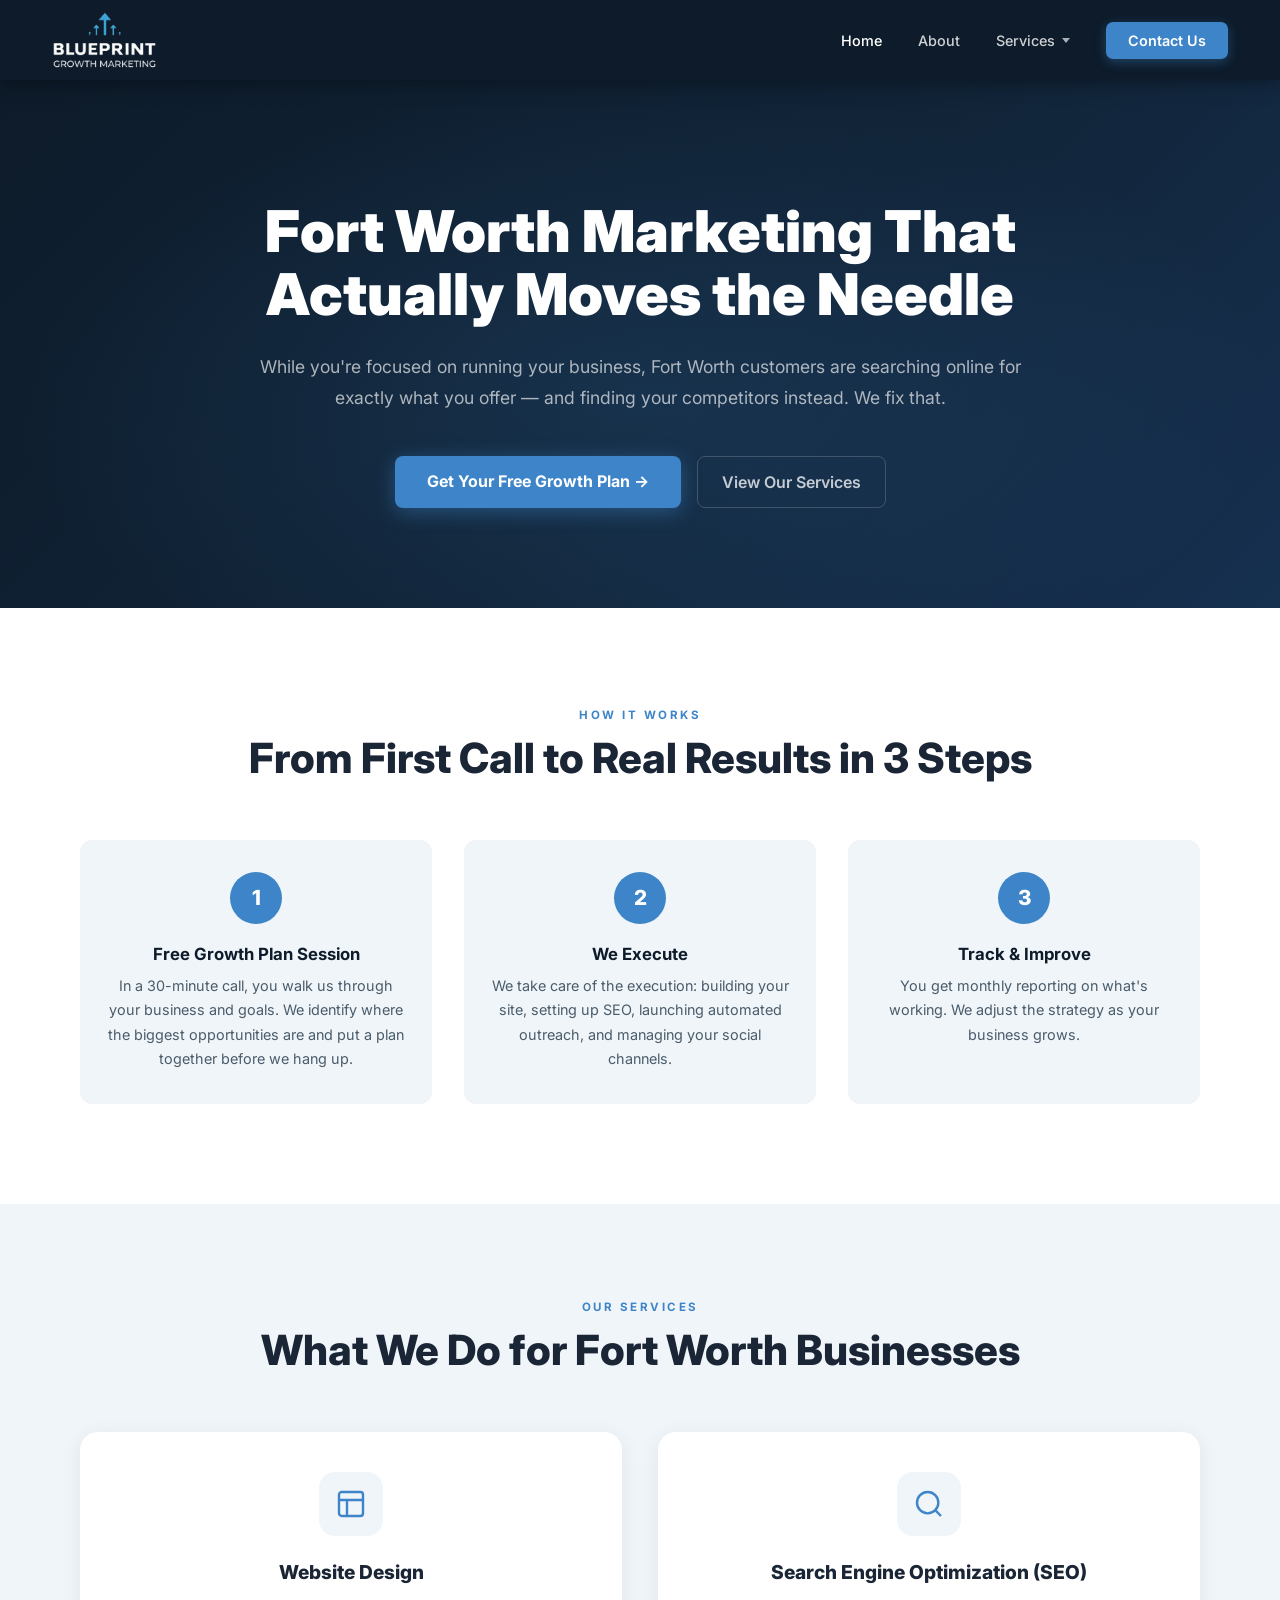
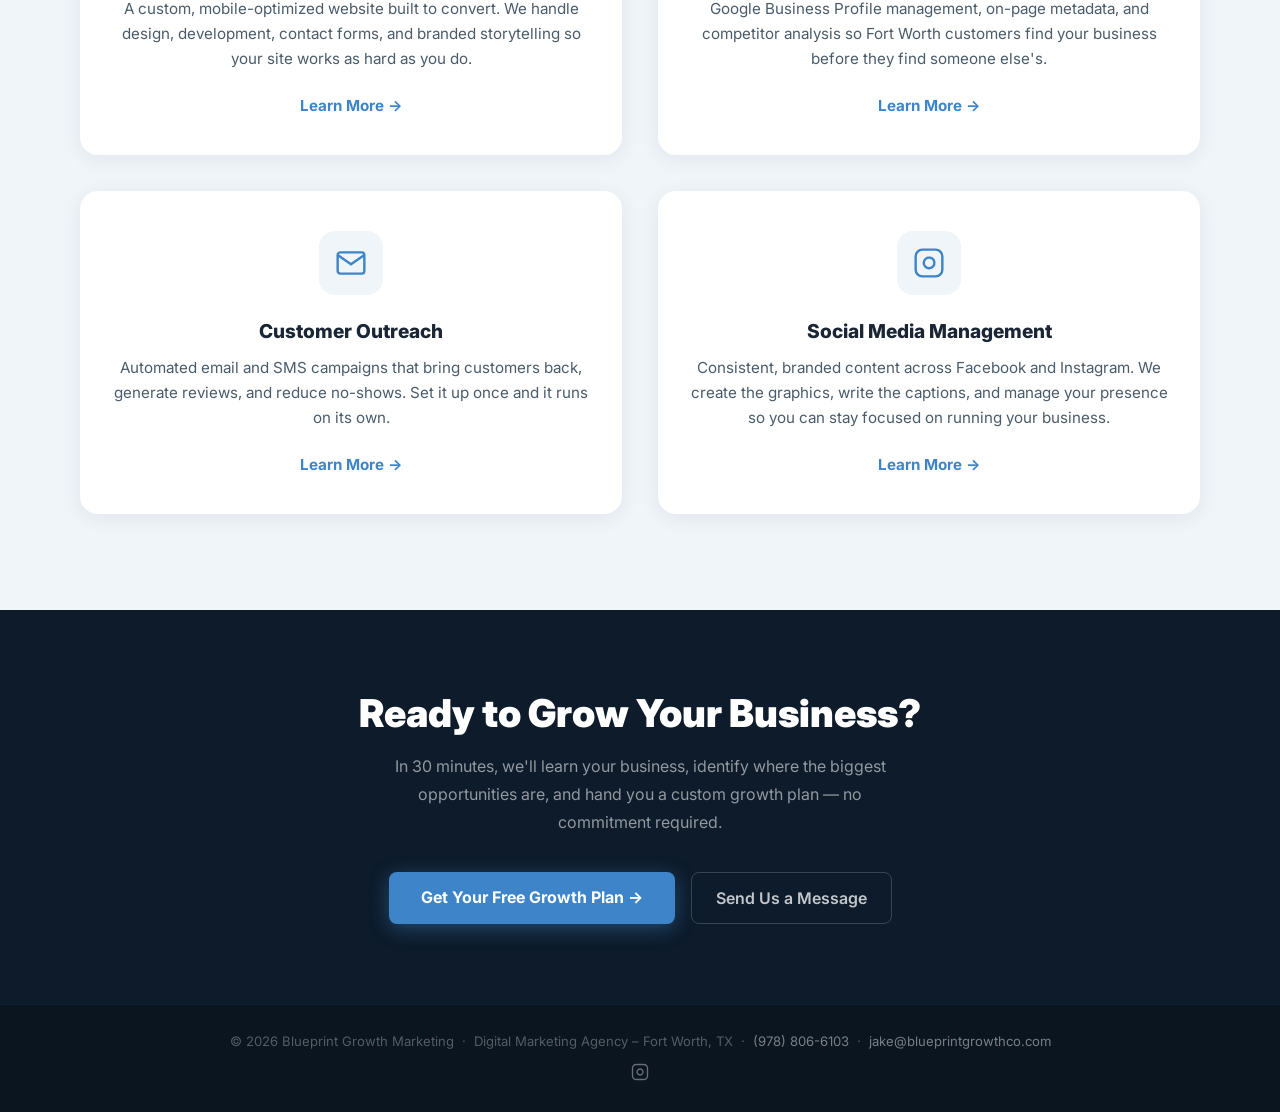
<file: index.html>
<!DOCTYPE html>
<html lang="en">
<head>
  <!-- Google Tag Manager -->
  <script>(function(w,d,s,l,i){w[l]=w[l]||[];w[l].push({'gtm.start':
  new Date().getTime(),event:'gtm.js'});var f=d.getElementsByTagName(s)[0],
  j=d.createElement(s),dl=l!='dataLayer'?'&l='+l:'';j.async=true;j.src=
  'https://www.googletagmanager.com/gtm.js?id='+i+dl;f.parentNode.insertBefore(j,f);
  })(window,document,'script','dataLayer','GTM-M3PWRDP8');</script>
  <!-- End Google Tag Manager -->
  <meta charset="UTF-8" />
  <meta name="viewport" content="width=device-width, initial-scale=1.0" />

  <title>Digital Marketing Agency Fort Worth TX | Blueprint Growth Marketing</title>
  <meta name="description" content="Fort Worth's digital marketing agency for local small businesses. Local SEO, website design, social media management & automated outreach. No contracts." />
  <meta name="keywords" content="marketing agency Fort Worth TX, local business marketing Fort Worth, digital marketing agency Fort Worth Texas, local Search Engine Optimization, Fort Worth, social media marketing Fort Worth, website design Fort Worth, Search Engine Optimization services Fort Worth TX, Tarrant County digital marketing, DFW local business marketing, customer outreach Fort Worth" />
  <meta name="author" content="Jake DiNatale, Blueprint Growth Marketing" />
  <meta name="robots" content="index, follow" />
  <link rel="canonical" href="https://www.blueprintgrowthco.com/" />
  <meta name="geo.region" content="US-TX" />
  <meta name="geo.placename" content="Fort Worth, Texas" />
  <meta name="geo.position" content="32.7555;-97.3308" />
  <meta name="ICBM" content="32.7555, -97.3308" />
  <meta property="og:type" content="website" />
  <meta property="og:url" content="https://www.blueprintgrowthco.com/" />
  <meta property="og:title" content="Blueprint Growth Marketing | Digital Marketing Agency Fort Worth TX" />
  <meta property="og:description" content="Fort Worth's growth partner for local businesses. Local SEO, website design, social media management, and automated customer outreach built for Fort Worth local businesses ready to grow." />
  <meta property="og:image" content="https://www.blueprintgrowthco.com/assets/images/logo.png" />
  <meta property="og:site_name" content="Blueprint Growth Marketing" />
  <meta property="og:locale" content="en_US" />

  <script type="application/ld+json">
  {
    "@context": "https://schema.org",
    "@type": "BreadcrumbList",
    "itemListElement": [
      { "@type": "ListItem", "position": 1, "name": "Home", "item": "https://www.blueprintgrowthco.com/" }
    ]
  }
  </script>
  <script type="application/ld+json">
  {
    "@context": "https://schema.org",
    "@type": "LocalBusiness",
    "name": "Blueprint Growth Marketing",
    "description": "Fort Worth digital marketing agency for local businesses. Local SEO, website design, social media management, and automated customer outreach.",
    "url": "https://www.blueprintgrowthco.com",
    "telephone": "+1-978-806-6103",
    "email": "jake@blueprintgrowthco.com",
    "address": { "@type": "PostalAddress", "addressLocality": "Fort Worth", "addressRegion": "TX", "addressCountry": "US" },
    "geo": { "@type": "GeoCoordinates", "latitude": 32.7555, "longitude": -97.3308 },
    "image": "https://www.blueprintgrowthco.com/assets/images/logo.png",
    "priceRange": "$",
    "openingHours": "Mo-Fr 09:00-18:00",
    "sameAs": ["https://www.instagram.com/blueprintgrowthfw/"]
  }
  </script>

  <link rel="preload" as="style" href="https://fonts.googleapis.com/css2?family=Inter:wght@400;500;600;700;800;900&display=swap" />
  <link rel="preconnect" href="https://fonts.googleapis.com" />
  <link rel="preconnect" href="https://fonts.gstatic.com" crossorigin />
  <link href="https://fonts.googleapis.com/css2?family=Inter:wght@400;500;600;700;800;900&display=swap" rel="stylesheet" />
  <link rel="icon" href="assets/images/logo.png" type="image/png">
  <link rel="stylesheet" href="css/styles.css">
</head>
<body>
  <!-- Google Tag Manager (noscript) -->
  <noscript><iframe src="https://www.googletagmanager.com/ns.html?id=GTM-M3PWRDP8"
  height="0" width="0" style="display:none;visibility:hidden"></iframe></noscript>
  <!-- End Google Tag Manager (noscript) -->

<div id="progress-bar"></div>

<a href="https://calendly.com/jacobadinatale/30min" target="_blank" rel="noopener" id="float-cta">
  <svg viewBox="0 0 24 24"><path d="M8 6h13M8 12h13M8 18h13M3 6h.01M3 12h.01M3 18h.01"/></svg>
  Get Free Growth Plan
</a>

<!-- ══ NAV ══ -->
<nav id="mainNav">
  <a href="index.html" class="nav-logo">
    <img src="assets/images/logo.png" alt="Blueprint Growth Marketing – Digital Marketing Agency Fort Worth TX" width="1151" height="634" />
  </a>
  <ul class="nav-links">
    <li><a href="index.html" class="active">Home</a></li>
    <li><a href="about.html">About</a></li>
    <li class="has-dropdown">
      <a tabindex="0">Services</a>
      <ul class="nav-dropdown">
        <li><a href="website-design.html">Website Design</a></li>
        <li><a href="seo.html">Search Engine Optimization (SEO)</a></li>
        <li><a href="customer-outreach.html">Customer Outreach</a></li>
        <li><a href="social-media.html">Social Media</a></li>
      </ul>
    </li>
    <li><a href="contact.html" class="btn-nav">Contact Us</a></li>
  </ul>
  <button class="hamburger" aria-label="Open menu" aria-expanded="false">
    <span></span><span></span><span></span>
  </button>
  <div class="mobile-menu" id="mobileMenu" role="navigation">
    <a href="index.html">Home</a>
    <a href="about.html">About</a>
    <span class="mobile-menu-label">Services</span>
    <a href="website-design.html" class="mobile-sub">Website Design</a>
    <a href="seo.html" class="mobile-sub">Search Engine Optimization (SEO)</a>
    <a href="customer-outreach.html" class="mobile-sub">Customer Outreach</a>
    <a href="social-media.html" class="mobile-sub">Social Media</a>
    <a href="contact.html">Contact Us</a>
  </div>
</nav>

<!-- ══ HERO ══ -->
<section class="hero">
  <div class="container">
    <div class="hero-top reveal">
      <h1>Fort Worth Marketing That Actually Moves the Needle</h1>
      <p>While you're focused on running your business, Fort Worth customers are searching online for exactly what you offer — and finding your competitors instead. We fix that.</p>
      <div class="hero-btns">
        <a href="https://calendly.com/jacobadinatale/30min" target="_blank" rel="noopener" class="btn-primary">Get Your Free Growth Plan →</a>
        <a href="index.html#services" class="btn-ghost">View Our Services</a>
      </div>
    </div>
  </div>
</section>

<!-- ══ HOW IT WORKS ══ -->
<section id="process" class="process">
  <div class="container">
    <span class="section-label reveal">How It Works</span>
    <h2 class="section-title reveal">From First Call to Real Results in 3 Steps</h2>
    <div class="process-grid">

      <div class="process-step reveal">
        <div class="process-num">1</div>
        <h3>Free Growth Plan Session</h3>
        <p>In a 30-minute call, you walk us through your business and goals. We identify where the biggest opportunities are and put a plan together before we hang up.</p>
      </div>

      <div class="process-step reveal reveal-delay-1">
        <div class="process-num">2</div>
        <h3>We Execute</h3>
        <p>We take care of the execution: building your site, setting up SEO, launching automated outreach, and managing your social channels.</p>
      </div>

      <div class="process-step reveal reveal-delay-2">
        <div class="process-num">3</div>
        <h3>Track &amp; Improve</h3>
        <p>You get monthly reporting on what's working. We adjust the strategy as your business grows.</p>
      </div>

    </div>
  </div>
</section>

<!-- ══ SERVICES SECTION ══ -->
<section id="services" class="services" style="background: var(--light);">
  <div class="container">
    <span class="section-label reveal">Our Services</span>
    <h2 class="section-title reveal">What We Do for Fort Worth Businesses</h2>

    <div class="services-grid services-grid-4">

      <!-- Service 1 -->
      <div class="service-card reveal">
        <div class="service-icon">
          <svg viewBox="0 0 24 24"><rect x="3" y="3" width="18" height="18" rx="2"/><path d="M3 9h18M9 21V9"/></svg>
        </div>
        <h3>Website Design</h3>
        <p>A custom, mobile-optimized website built to convert. We handle design, development, contact forms, and branded storytelling so your site works as hard as you do.</p>
        <a href="website-design.html" class="service-link">Learn More →</a>
      </div>

      <!-- Service 2 -->
      <div class="service-card reveal reveal-delay-1">
        <div class="service-icon">
          <svg viewBox="0 0 24 24"><circle cx="11" cy="11" r="8"/><line x1="21" y1="21" x2="16.65" y2="16.65"/></svg>
        </div>
        <h3>Search Engine Optimization (SEO)</h3>
        <p>Google Business Profile management, on-page metadata, and competitor analysis so Fort Worth customers find your business before they find someone else's.</p>
        <a href="seo.html" class="service-link">Learn More →</a>
      </div>

      <!-- Service 3 -->
      <div class="service-card reveal reveal-delay-2">
        <div class="service-icon">
          <svg viewBox="0 0 24 24"><path d="M4 4h16c1.1 0 2 .9 2 2v12c0 1.1-.9 2-2 2H4c-1.1 0-2-.9-2-2V6c0-1.1.9-2 2-2z"/><polyline points="22,6 12,13 2,6"/></svg>
        </div>
        <h3>Customer Outreach</h3>
        <p>Automated email and SMS campaigns that bring customers back, generate reviews, and reduce no-shows. Set it up once and it runs on its own.</p>
        <a href="customer-outreach.html" class="service-link">Learn More →</a>
      </div>

      <!-- Service 4 -->
      <div class="service-card reveal reveal-delay-3">
        <div class="service-icon">
          <svg viewBox="0 0 24 24"><rect x="2" y="2" width="20" height="20" rx="5" ry="5"/><path d="M16 11.37A4 4 0 1 1 12.63 8 4 4 0 0 1 16 11.37z"/><line x1="17.5" y1="6.5" x2="17.51" y2="6.5"/></svg>
        </div>
        <h3>Social Media Management</h3>
        <p>Consistent, branded content across Facebook and Instagram. We create the graphics, write the captions, and manage your presence so you can stay focused on running your business.</p>
        <a href="social-media.html" class="service-link">Learn More →</a>
      </div>

    </div>
  </div>
</section>

<!-- ══ CTA STRIP ══ -->
<section class="cta-strip">
  <h2 class="reveal">Ready to Grow Your Business?</h2>
  <p class="reveal">In 30 minutes, we'll learn your business, identify where the biggest opportunities are, and hand you a custom growth plan — no commitment required.</p>
  <div class="cta-strip-btns reveal">
    <a href="https://calendly.com/jacobadinatale/30min" target="_blank" rel="noopener" class="btn-primary">Get Your Free Growth Plan →</a>
    <a href="contact.html" class="btn-ghost">Send Us a Message</a>
  </div>
</section>

<!-- ══ FOOTER ══ -->
<footer>
  <p>&copy; 2026 Blueprint Growth Marketing &nbsp;·&nbsp; Digital Marketing Agency – Fort Worth, TX &nbsp;·&nbsp; <a href="tel:9788066103">(978) 806-6103</a> &nbsp;·&nbsp; <a href="mailto:jake@blueprintgrowthco.com">jake@blueprintgrowthco.com</a></p>
  <a href="https://www.instagram.com/blueprintgrowthfw/" target="_blank" rel="noopener" class="footer-instagram" aria-label="Blueprint Growth Marketing on Instagram">
    <svg viewBox="0 0 24 24"><rect x="2" y="2" width="20" height="20" rx="5" ry="5"/><path d="M16 11.37A4 4 0 1 1 12.63 8 4 4 0 0 1 16 11.37z"/><line x1="17.5" y1="6.5" x2="17.51" y2="6.5"/></svg>
  </a>
</footer>

<script src="js/main.js"></script>

</body>
</html>
</file>
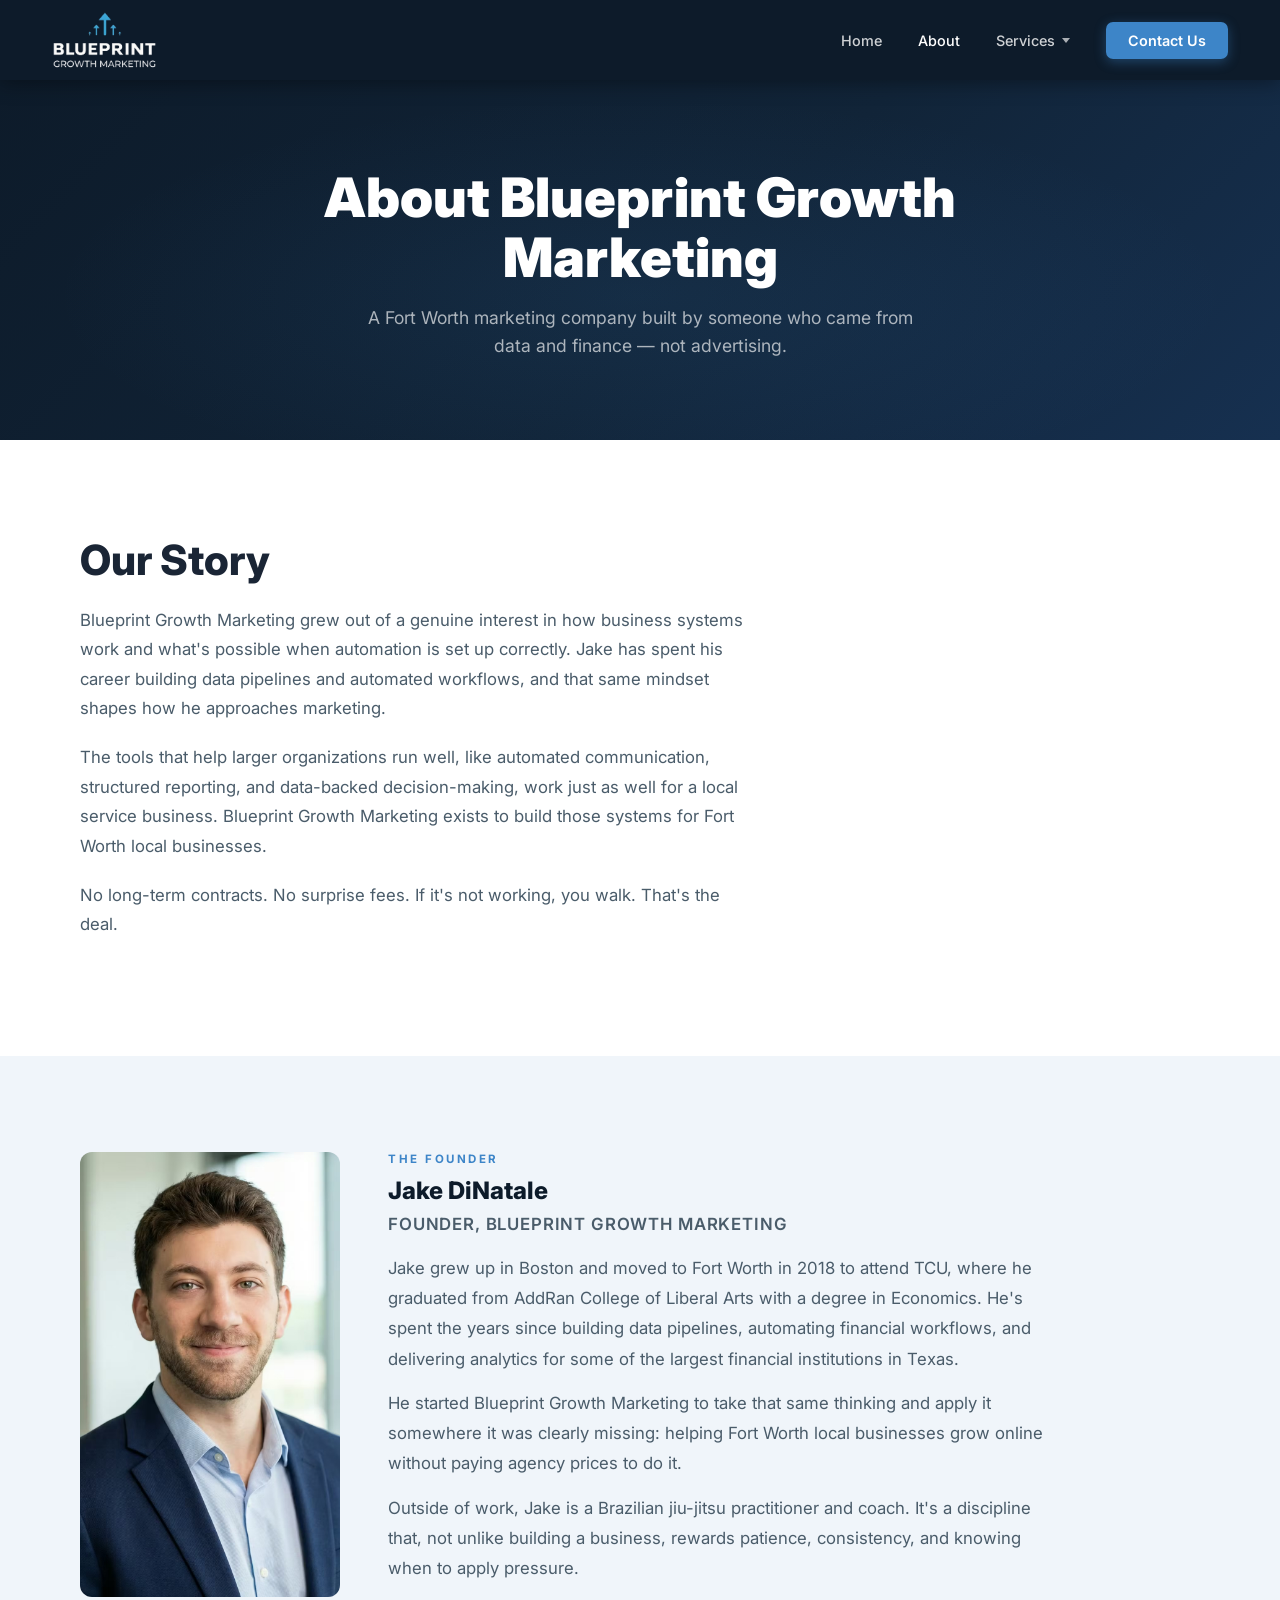
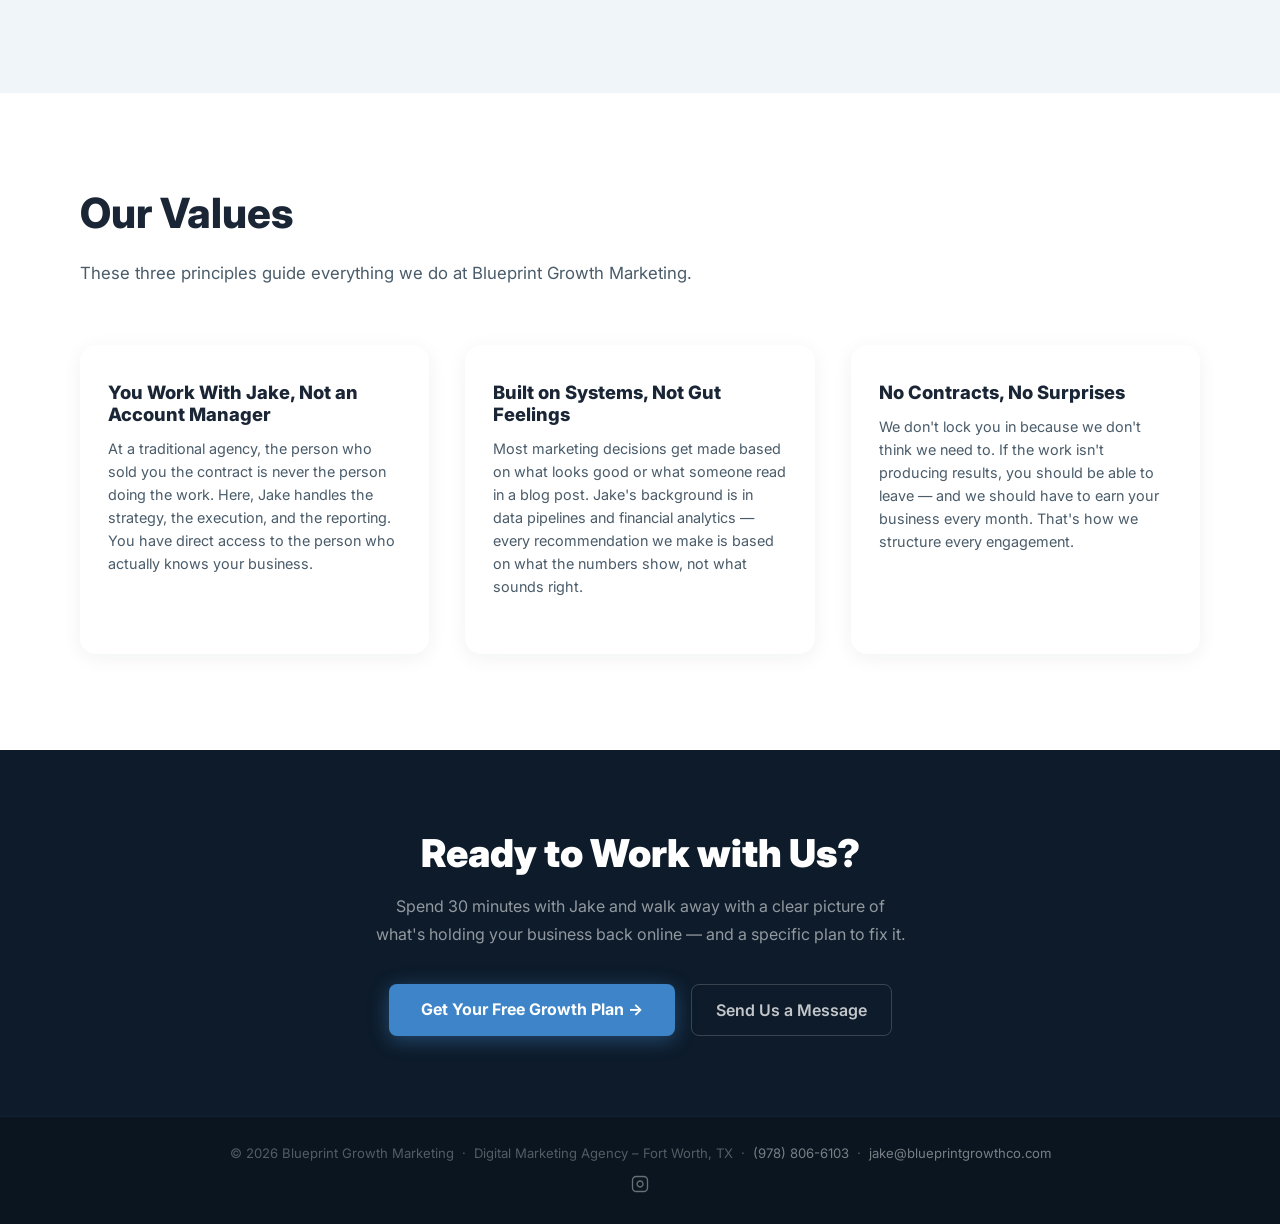
<file: about.html>
<!DOCTYPE html>
<html lang="en">
<head>
  <!-- Google Tag Manager -->
  <script>(function(w,d,s,l,i){w[l]=w[l]||[];w[l].push({'gtm.start':
  new Date().getTime(),event:'gtm.js'});var f=d.getElementsByTagName(s)[0],
  j=d.createElement(s),dl=l!='dataLayer'?'&l='+l:'';j.async=true;j.src=
  'https://www.googletagmanager.com/gtm.js?id='+i+dl;f.parentNode.insertBefore(j,f);
  })(window,document,'script','dataLayer','GTM-M3PWRDP8');</script>
  <!-- End Google Tag Manager -->
  <meta charset="UTF-8" />
  <meta name="viewport" content="width=device-width, initial-scale=1.0" />

  <title>About Blueprint Growth Marketing | Fort Worth, TX</title>
  <meta name="description" content="Meet Jake DiNatale, founder of Blueprint Growth Marketing — Fort Worth's small business marketing agency built on data, automation, and no long-term contracts." />
  <meta name="keywords" content="Blueprint Growth Marketing, digital marketing agency Fort Worth, local business marketing Fort Worth, local SEO Fort Worth, marketing consultant Fort Worth Texas" />
  <meta name="author" content="Jake DiNatale, Blueprint Growth Marketing" />
  <meta name="robots" content="index, follow" />
  <link rel="canonical" href="https://www.blueprintgrowthco.com/about" />
  <meta name="geo.region" content="US-TX" />
  <meta name="geo.placename" content="Fort Worth, Texas" />
  <meta name="geo.position" content="32.7555;-97.3308" />
  <meta name="ICBM" content="32.7555, -97.3308" />
  <meta property="og:type" content="website" />
  <meta property="og:url" content="https://www.blueprintgrowthco.com/about" />
  <meta property="og:title" content="About Blueprint Growth Marketing – Fort Worth Digital Marketing Agency" />
  <meta property="og:description" content="Fort Worth digital marketing agency helping local businesses grow. Meet the team behind Blueprint Growth Marketing." />
  <meta property="og:image" content="https://www.blueprintgrowthco.com/assets/images/logo.png" />
  <meta property="og:site_name" content="Blueprint Growth Marketing" />
  <meta property="og:locale" content="en_US" />

  <script type="application/ld+json">
  {
    "@context": "https://schema.org",
    "@type": "BreadcrumbList",
    "itemListElement": [
      { "@type": "ListItem", "position": 1, "name": "Home", "item": "https://www.blueprintgrowthco.com/" },
      { "@type": "ListItem", "position": 2, "name": "About", "item": "https://www.blueprintgrowthco.com/about.html" }
    ]
  }
  </script>
  <script type="application/ld+json">
  {
    "@context": "https://schema.org",
    "@type": "LocalBusiness",
    "name": "Blueprint Growth Marketing",
    "description": "Fort Worth digital marketing agency for local businesses. Founded by Jake DiNatale, we focus on local SEO, website design, social media management, and automated customer outreach.",
    "url": "https://www.blueprintgrowthco.com",
    "telephone": "+1-978-806-6103",
    "email": "jake@blueprintgrowthco.com",
    "address": { "@type": "PostalAddress", "addressLocality": "Fort Worth", "addressRegion": "TX", "addressCountry": "US" },
    "geo": { "@type": "GeoCoordinates", "latitude": 32.7555, "longitude": -97.3308 },
    "image": "https://www.blueprintgrowthco.com/assets/images/logo.png",
    "openingHours": "Mo-Fr 09:00-18:00",
    "sameAs": ["https://www.instagram.com/blueprintgrowthfw/"]
  }
  </script>

  <script type="application/ld+json">
  {
    "@context": "https://schema.org",
    "@type": "Person",
    "name": "Jake DiNatale",
    "jobTitle": "Founder",
    "worksFor": {
      "@type": "Organization",
      "name": "Blueprint Growth Marketing",
      "url": "https://www.blueprintgrowthco.com"
    },
    "url": "https://www.blueprintgrowthco.com/about.html",
    "alumniOf": {
      "@type": "CollegeOrUniversity",
      "name": "Texas Christian University"
    },
    "knowsAbout": ["Local SEO", "Digital Marketing", "Marketing Automation", "Data Analytics"]
  }
  </script>

  <link rel="preload" as="style" href="https://fonts.googleapis.com/css2?family=Inter:wght@400;500;600;700;800;900&display=swap" />
  <link rel="preconnect" href="https://fonts.googleapis.com" />
  <link rel="preconnect" href="https://fonts.gstatic.com" crossorigin />
  <link href="https://fonts.googleapis.com/css2?family=Inter:wght@400;500;600;700;800;900&display=swap" rel="stylesheet" />
  <link rel="icon" href="assets/images/logo.png" type="image/png">
  <link rel="stylesheet" href="css/styles.css">
</head>
<body>
  <!-- Google Tag Manager (noscript) -->
  <noscript><iframe src="https://www.googletagmanager.com/ns.html?id=GTM-M3PWRDP8"
  height="0" width="0" style="display:none;visibility:hidden"></iframe></noscript>
  <!-- End Google Tag Manager (noscript) -->

<div id="progress-bar"></div>

<a href="https://calendly.com/jacobadinatale/30min" target="_blank" rel="noopener" id="float-cta">
  <svg viewBox="0 0 24 24"><path d="M8 6h13M8 12h13M8 18h13M3 6h.01M3 12h.01M3 18h.01"/></svg>
  Get Free Growth Plan
</a>

<!-- ══ NAV ══ -->
<nav id="mainNav">
  <a href="index.html" class="nav-logo">
    <img src="assets/images/logo.png" alt="Blueprint Growth Marketing – Digital Marketing Agency Fort Worth TX" width="1151" height="634" />
  </a>
  <ul class="nav-links">
    <li><a href="index.html">Home</a></li>
    <li><a href="about.html" class="active">About</a></li>
    <li class="has-dropdown">
      <a tabindex="0">Services</a>
      <ul class="nav-dropdown">
        <li><a href="website-design.html">Website Design</a></li>
        <li><a href="seo.html">Search Engine Optimization (SEO)</a></li>
        <li><a href="customer-outreach.html">Customer Outreach</a></li>
        <li><a href="social-media.html">Social Media</a></li>
      </ul>
    </li>
    <li><a href="contact.html" class="btn-nav">Contact Us</a></li>
  </ul>
  <button class="hamburger" aria-label="Open menu" aria-expanded="false">
    <span></span><span></span><span></span>
  </button>
  <div class="mobile-menu" id="mobileMenu" role="navigation">
    <a href="index.html">Home</a>
    <a href="about.html">About</a>
    <span class="mobile-menu-label">Services</span>
    <a href="website-design.html" class="mobile-sub">Website Design</a>
    <a href="seo.html" class="mobile-sub">Search Engine Optimization (SEO)</a>
    <a href="customer-outreach.html" class="mobile-sub">Customer Outreach</a>
    <a href="social-media.html" class="mobile-sub">Social Media</a>
    <a href="contact.html">Contact Us</a>
  </div>
</nav>

<!-- ══ HERO ══ -->
<section class="about-hero" id="top">
  <div class="page-hero-inner">
    <h1>About Blueprint Growth Marketing</h1>
    <p>A Fort Worth marketing company built by someone who came from data and finance — not advertising.</p>
  </div>
</section>

<!-- ══ OUR STORY ══ -->
<section class="about-section reveal">
  <div class="about-section-inner">
    <h2>Our Story</h2>
    <p>Blueprint Growth Marketing grew out of a genuine interest in how business systems work and what's possible when automation is set up correctly. Jake has spent his career building data pipelines and automated workflows, and that same mindset shapes how he approaches marketing.</p>
    <p>The tools that help larger organizations run well, like automated communication, structured reporting, and data-backed decision-making, work just as well for a local service business. Blueprint Growth Marketing exists to build those systems for Fort Worth local businesses.</p>
    <p>No long-term contracts. No surprise fees. If it's not working, you walk. That's the deal.</p>
  </div>
</section>

<!-- ══ MEET THE FOUNDER ══ -->
<section class="about-section about-section-alt">
  <div class="about-section-inner">
    <div class="founder-wrap reveal">
      <img src="assets/images/jake.jpg" alt="Jake DiNatale, Founder of Blueprint Growth Marketing" class="founder-img" width="1440" height="1440" />
      <div class="founder-bio">
        <span class="founder-eyebrow">The Founder</span>
        <h3>Jake DiNatale</h3>
        <p class="founder-title">Founder, Blueprint Growth Marketing</p>
        <p>Jake grew up in Boston and moved to Fort Worth in 2018 to attend TCU, where he graduated from AddRan College of Liberal Arts with a degree in Economics. He's spent the years since building data pipelines, automating financial workflows, and delivering analytics for some of the largest financial institutions in Texas.</p>
        <p>He started Blueprint Growth Marketing to take that same thinking and apply it somewhere it was clearly missing: helping Fort Worth local businesses grow online without paying agency prices to do it.</p>
        <p>Outside of work, Jake is a Brazilian jiu-jitsu practitioner and coach. It's a discipline that, not unlike building a business, rewards patience, consistency, and knowing when to apply pressure.</p>
      </div>
    </div>
  </div>
</section>

<!-- ══ OUR VALUES ══ -->
<section class="about-section reveal">
  <div class="about-section-inner">
    <h2>Our Values</h2>
    <p style="margin-bottom: 56px;">These three principles guide everything we do at Blueprint Growth Marketing.</p>

    <div class="values-grid">
      <div class="value-card reveal">
        <h3>You Work With Jake, Not an Account Manager</h3>
        <p>At a traditional agency, the person who sold you the contract is never the person doing the work. Here, Jake handles the strategy, the execution, and the reporting. You have direct access to the person who actually knows your business.</p>
      </div>

      <div class="value-card reveal reveal-delay-1">
        <h3>Built on Systems, Not Gut Feelings</h3>
        <p>Most marketing decisions get made based on what looks good or what someone read in a blog post. Jake's background is in data pipelines and financial analytics — every recommendation we make is based on what the numbers show, not what sounds right.</p>
      </div>

      <div class="value-card reveal reveal-delay-2">
        <h3>No Contracts, No Surprises</h3>
        <p>We don't lock you in because we don't think we need to. If the work isn't producing results, you should be able to leave — and we should have to earn your business every month. That's how we structure every engagement.</p>
      </div>
    </div>
  </div>
</section>

<!-- ══ CTA STRIP ══ -->
<section class="cta-strip">
  <h2 class="reveal">Ready to Work with Us?</h2>
  <p class="reveal">Spend 30 minutes with Jake and walk away with a clear picture of what's holding your business back online — and a specific plan to fix it.</p>
  <div class="cta-strip-btns reveal">
    <a href="https://calendly.com/jacobadinatale/30min" target="_blank" rel="noopener" class="btn-primary">Get Your Free Growth Plan →</a>
    <a href="contact.html" class="btn-ghost">Send Us a Message</a>
  </div>
</section>

<!-- ══ FOOTER ══ -->
<footer>
  <p>&copy; 2026 Blueprint Growth Marketing &nbsp;·&nbsp; Digital Marketing Agency – Fort Worth, TX &nbsp;·&nbsp; <a href="tel:9788066103">(978) 806-6103</a> &nbsp;·&nbsp; <a href="mailto:jake@blueprintgrowthco.com">jake@blueprintgrowthco.com</a></p>
  <a href="https://www.instagram.com/blueprintgrowthfw/" target="_blank" rel="noopener" class="footer-instagram" aria-label="Blueprint Growth Marketing on Instagram">
    <svg viewBox="0 0 24 24"><rect x="2" y="2" width="20" height="20" rx="5" ry="5"/><path d="M16 11.37A4 4 0 1 1 12.63 8 4 4 0 0 1 16 11.37z"/><line x1="17.5" y1="6.5" x2="17.51" y2="6.5"/></svg>
  </a>
</footer>

<script src="js/main.js"></script>

</body>
</html>
</file>
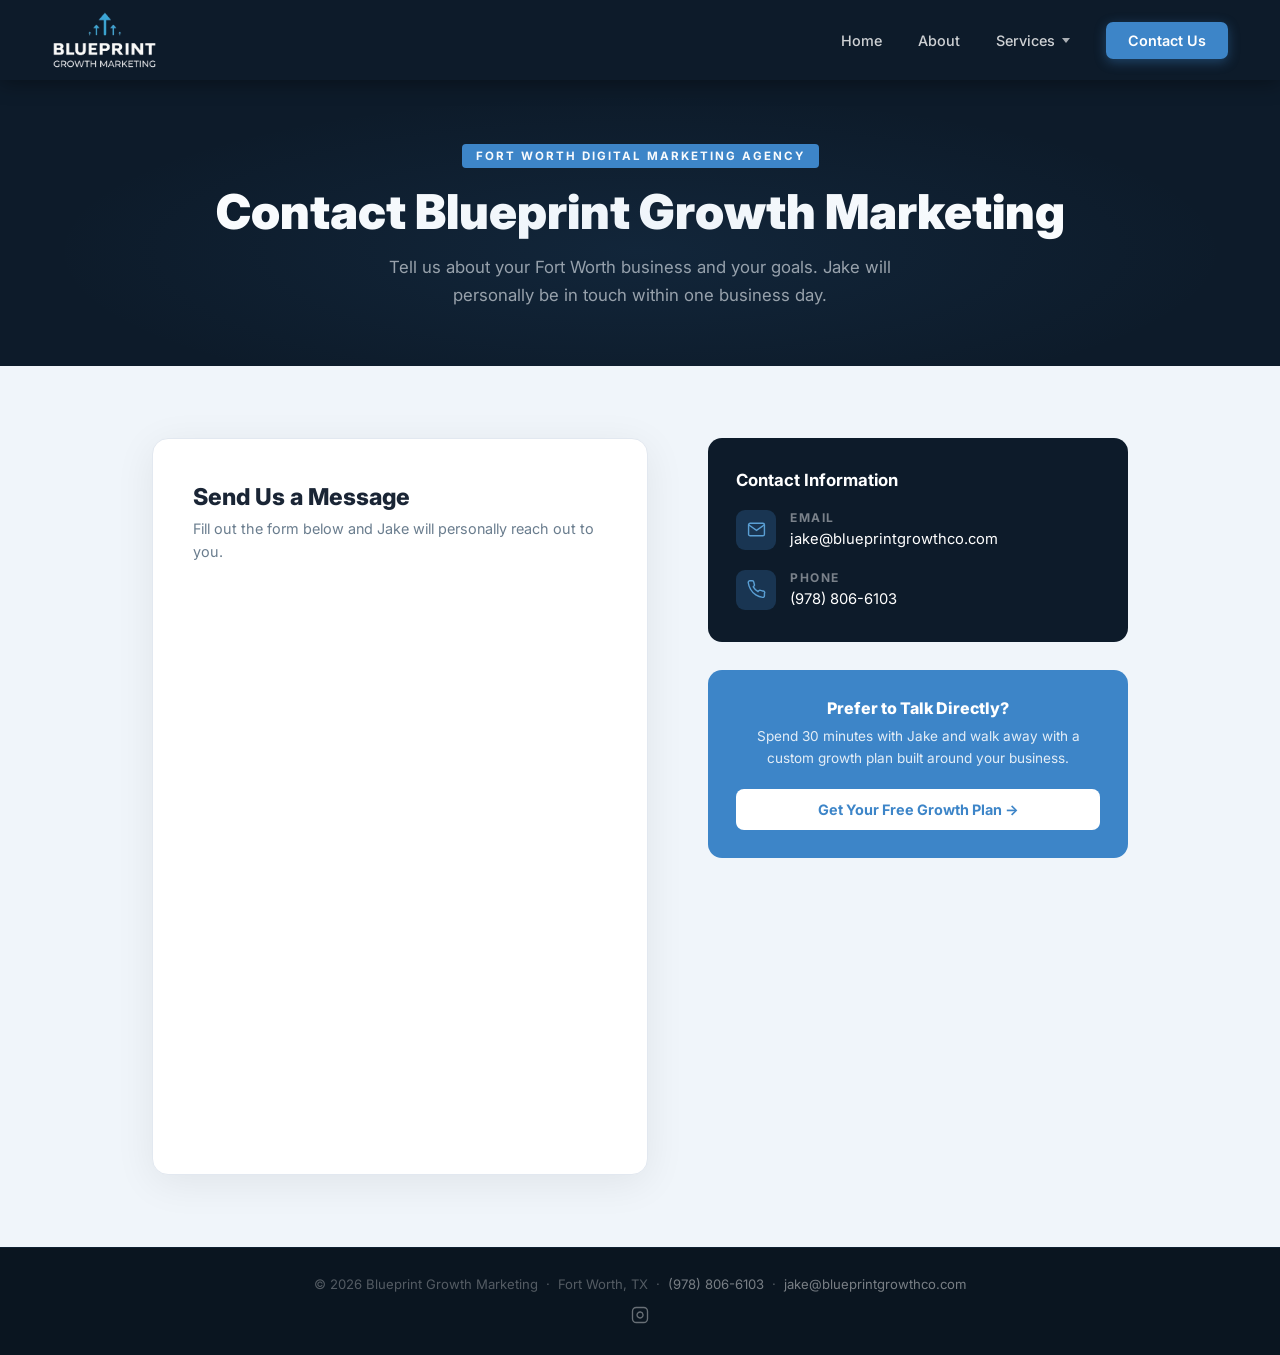
<file: contact.html>
<!DOCTYPE html>
<html lang="en">
<head>
  <!-- Google Tag Manager -->
  <script>(function(w,d,s,l,i){w[l]=w[l]||[];w[l].push({'gtm.start':
  new Date().getTime(),event:'gtm.js'});var f=d.getElementsByTagName(s)[0],
  j=d.createElement(s),dl=l!='dataLayer'?'&l='+l:'';j.async=true;j.src=
  'https://www.googletagmanager.com/gtm.js?id='+i+dl;f.parentNode.insertBefore(j,f);
  })(window,document,'script','dataLayer','GTM-M3PWRDP8');</script>
  <!-- End Google Tag Manager -->
  <meta charset="UTF-8" />
  <meta name="viewport" content="width=device-width, initial-scale=1.0" />
  <title>Contact Blueprint Growth Marketing | Fort Worth, TX</title>
  <meta name="description" content="Contact Blueprint Growth Marketing — Fort Worth's small business digital marketing agency. Tell us about your goals and get a free custom growth plan." />
  <meta name="keywords" content="contact marketing agency Fort Worth TX, local business marketing consultation Fort Worth, free growth plan Fort Worth, digital marketing agency Tarrant County TX" />
  <meta name="robots" content="index, follow" />
  <link rel="canonical" href="https://www.blueprintgrowthco.com/contact" />
  <meta property="og:type" content="website" />
  <meta property="og:url" content="https://www.blueprintgrowthco.com/contact" />
  <meta property="og:title" content="Contact Blueprint Growth Marketing – Fort Worth Digital Marketing Agency" />
  <meta property="og:description" content="Get a free custom growth plan from Fort Worth's local business marketing experts. Search Engine Optimization, website design, social media & more." />
  <meta property="og:image" content="https://www.blueprintgrowthco.com/assets/images/logo.png" />
  <meta name="geo.region" content="US-TX" />
  <meta name="geo.placename" content="Fort Worth, Texas" />
  <meta name="geo.position" content="32.7555;-97.3308" />
  <meta name="ICBM" content="32.7555, -97.3308" />
  <meta property="og:site_name" content="Blueprint Growth Marketing" />
  <meta property="og:locale" content="en_US" />
  <meta name="author" content="Jake DiNatale, Blueprint Growth Marketing" />
  <script type="application/ld+json">
  {
    "@context": "https://schema.org",
    "@type": "BreadcrumbList",
    "itemListElement": [
      { "@type": "ListItem", "position": 1, "name": "Home", "item": "https://www.blueprintgrowthco.com/" },
      { "@type": "ListItem", "position": 2, "name": "Contact", "item": "https://www.blueprintgrowthco.com/contact.html" }
    ]
  }
  </script>
  <script type="application/ld+json">
  {
    "@context": "https://schema.org",
    "@type": "LocalBusiness",
    "name": "Blueprint Growth Marketing",
    "description": "Fort Worth digital marketing agency for local businesses. Local SEO, website design, social media management, and automated customer outreach in Tarrant County, TX.",
    "url": "https://www.blueprintgrowthco.com",
    "telephone": "+1-978-806-6103",
    "email": "jake@blueprintgrowthco.com",
    "address": { "@type": "PostalAddress", "addressLocality": "Fort Worth", "addressRegion": "TX", "addressCountry": "US" },
    "geo": { "@type": "GeoCoordinates", "latitude": 32.7555, "longitude": -97.3308 },
    "contactPoint": {
      "@type": "ContactPoint",
      "telephone": "+1-978-806-6103",
      "contactType": "customer service",
      "email": "jake@blueprintgrowthco.com",
      "availableLanguage": "English"
    },
    "hasMap": "https://www.google.com/maps/place/Fort+Worth,+TX",
    "openingHours": "Mo-Fr 09:00-18:00",
    "sameAs": ["https://www.instagram.com/blueprintgrowthfw/"]
  }
  </script>
  <link rel="preload" as="style" href="https://fonts.googleapis.com/css2?family=Inter:wght@400;500;600;700;800;900&display=swap" />
  <link rel="preconnect" href="https://fonts.googleapis.com" />
  <link rel="preconnect" href="https://fonts.gstatic.com" crossorigin />
  <link href="https://fonts.googleapis.com/css2?family=Inter:wght@400;500;600;700;800;900&display=swap" rel="stylesheet" />
  <link rel="icon" href="assets/images/logo.png" type="image/png">
  <link rel="stylesheet" href="css/styles.css">
</head>
<body class="contact-page">
  <!-- Google Tag Manager (noscript) -->
  <noscript><iframe src="https://www.googletagmanager.com/ns.html?id=GTM-M3PWRDP8"
  height="0" width="0" style="display:none;visibility:hidden"></iframe></noscript>
  <!-- End Google Tag Manager (noscript) -->

<!-- NAV -->
<nav id="mainNav">
  <a href="index.html" class="nav-logo">
    <img src="assets/images/logo.png" alt="Blueprint Growth Marketing" width="1151" height="634" />
  </a>
  <ul class="nav-links">
    <li><a href="index.html">Home</a></li>
    <li><a href="about.html">About</a></li>
    <li class="has-dropdown">
      <a tabindex="0">Services</a>
      <ul class="nav-dropdown">
        <li><a href="website-design.html">Website Design</a></li>
        <li><a href="seo.html">Search Engine Optimization (SEO)</a></li>
        <li><a href="customer-outreach.html">Customer Outreach</a></li>
        <li><a href="social-media.html">Social Media</a></li>
      </ul>
    </li>
    <li><a href="contact.html" class="btn-nav">Contact Us</a></li>
  </ul>
  <button class="hamburger" aria-label="Open menu" aria-expanded="false">
    <span></span><span></span><span></span>
  </button>
  <div class="mobile-menu" id="mobileMenu" role="navigation">
    <a href="index.html">Home</a>
    <a href="about.html">About</a>
    <span class="mobile-menu-label">Services</span>
    <a href="website-design.html" class="mobile-sub">Website Design</a>
    <a href="seo.html" class="mobile-sub">Search Engine Optimization (SEO)</a>
    <a href="customer-outreach.html" class="mobile-sub">Customer Outreach</a>
    <a href="social-media.html" class="mobile-sub">Social Media</a>
    <a href="contact.html">Contact Us</a>
  </div>
</nav>

<!-- PAGE HERO -->
<div class="page-hero">
  <span class="eyebrow">Fort Worth Digital Marketing Agency</span>
  <h1>Contact Blueprint Growth Marketing</h1>
  <p>Tell us about your Fort Worth business and your goals. Jake will personally be in touch within one business day.</p>
</div>

<!-- MAIN -->
<main>
  <div class="contact-wrap">

    <!-- FORM -->
    <div class="form-card">
      <h2>Send Us a Message</h2>
      <p class="sub">Fill out the form below and Jake will personally reach out to you.</p>

      <iframe data-tally-src="https://tally.so/embed/KYL278?alignLeft=1&hideTitle=1&transparentBackground=1&dynamicHeight=1" loading="lazy" width="100%" height="531" frameborder="0" marginheight="0" marginwidth="0" title="Blueprint Growth Marketing - Contact Us"></iframe>
    </div>

    <!-- SIDEBAR -->
    <div class="sidebar">
      <div class="info-card">
        <h3>Contact Information</h3>
        <div class="info-item">
          <div class="info-icon">
            <svg viewBox="0 0 24 24"><path d="M4 4h16c1.1 0 2 .9 2 2v12c0 1.1-.9 2-2 2H4c-1.1 0-2-.9-2-2V6c0-1.1.9-2 2-2z"/><polyline points="22,6 12,13 2,6"/></svg>
          </div>
          <div class="info-item-text">
            <strong>Email</strong>
            <a href="mailto:jake@blueprintgrowthco.com">jake@blueprintgrowthco.com</a>
          </div>
        </div>
        <div class="info-item">
          <div class="info-icon">
            <svg viewBox="0 0 24 24"><path d="M22 16.92v3a2 2 0 0 1-2.18 2 19.79 19.79 0 0 1-8.63-3.07A19.5 19.5 0 0 1 4.69 12 19.79 19.79 0 0 1 1.61 3.42 2 2 0 0 1 3.6 1h3a2 2 0 0 1 2 1.72c.127.96.361 1.903.7 2.81a2 2 0 0 1-.45 2.11L7.91 8.59a16 16 0 0 0 6 6l.96-.96a2 2 0 0 1 2.11-.45c.907.339 1.85.573 2.81.7A2 2 0 0 1 22 16.92z"/></svg>
          </div>
          <div class="info-item-text">
            <strong>Phone</strong>
            <a href="tel:9788066103">(978) 806-6103</a>
          </div>
        </div>
      </div>

      <div class="booking-card">
        <h3>Prefer to Talk Directly?</h3>
        <p>Spend 30 minutes with Jake and walk away with a custom growth plan built around your business.</p>
        <a
          href="https://calendly.com/jacobadinatale/30min"
          target="_blank"
          rel="noopener"
          class="btn-book"
        >
          Get Your Free Growth Plan →
        </a>
      </div>
    </div>

  </div>
</main>

<!-- FOOTER -->
<footer>
  <p>&copy; 2026 Blueprint Growth Marketing &nbsp;·&nbsp; Fort Worth, TX &nbsp;·&nbsp; <a href="tel:9788066103">(978) 806-6103</a> &nbsp;·&nbsp; <a href="mailto:jake@blueprintgrowthco.com">jake@blueprintgrowthco.com</a></p>
  <a href="https://www.instagram.com/blueprintgrowthfw/" target="_blank" rel="noopener" class="footer-instagram" aria-label="Blueprint Growth Marketing on Instagram">
    <svg viewBox="0 0 24 24"><rect x="2" y="2" width="20" height="20" rx="5" ry="5"/><path d="M16 11.37A4 4 0 1 1 12.63 8 4 4 0 0 1 16 11.37z"/><line x1="17.5" y1="6.5" x2="17.51" y2="6.5"/></svg>
  </a>
</footer>

<script>var d=document,w="https://tally.so/widgets/embed.js",v=function(){"undefined"!=typeof Tally?Tally.loadEmbeds():d.querySelectorAll("iframe[data-tally-src]:not([src])").forEach((function(e){e.src=e.dataset.tallySrc}))};if("undefined"!=typeof Tally)v();else if(d.querySelector('script[src="'+w+'"]')==null){var s=d.createElement("script");s.src=w,s.onload=v,s.onerror=v,d.body.appendChild(s);}</script>
<script src="js/main.js"></script>

</body>
</html>
</file>
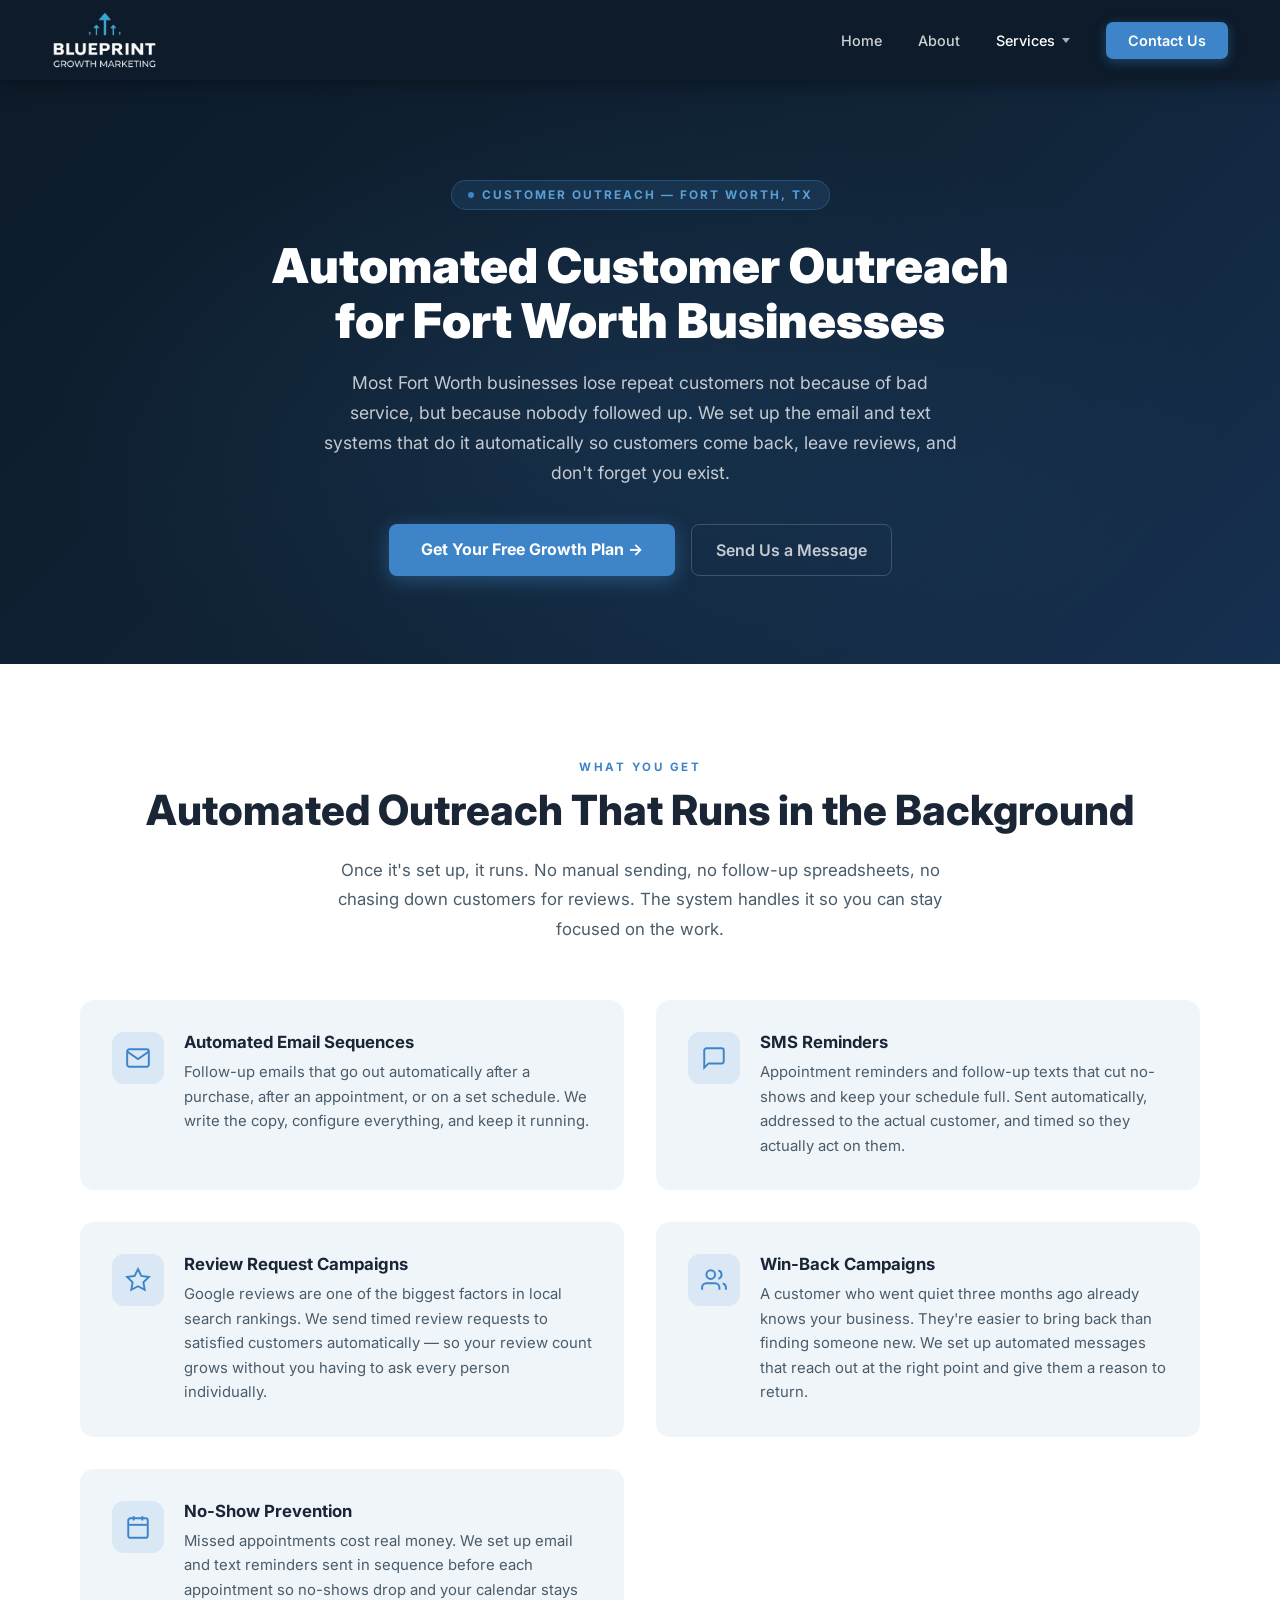
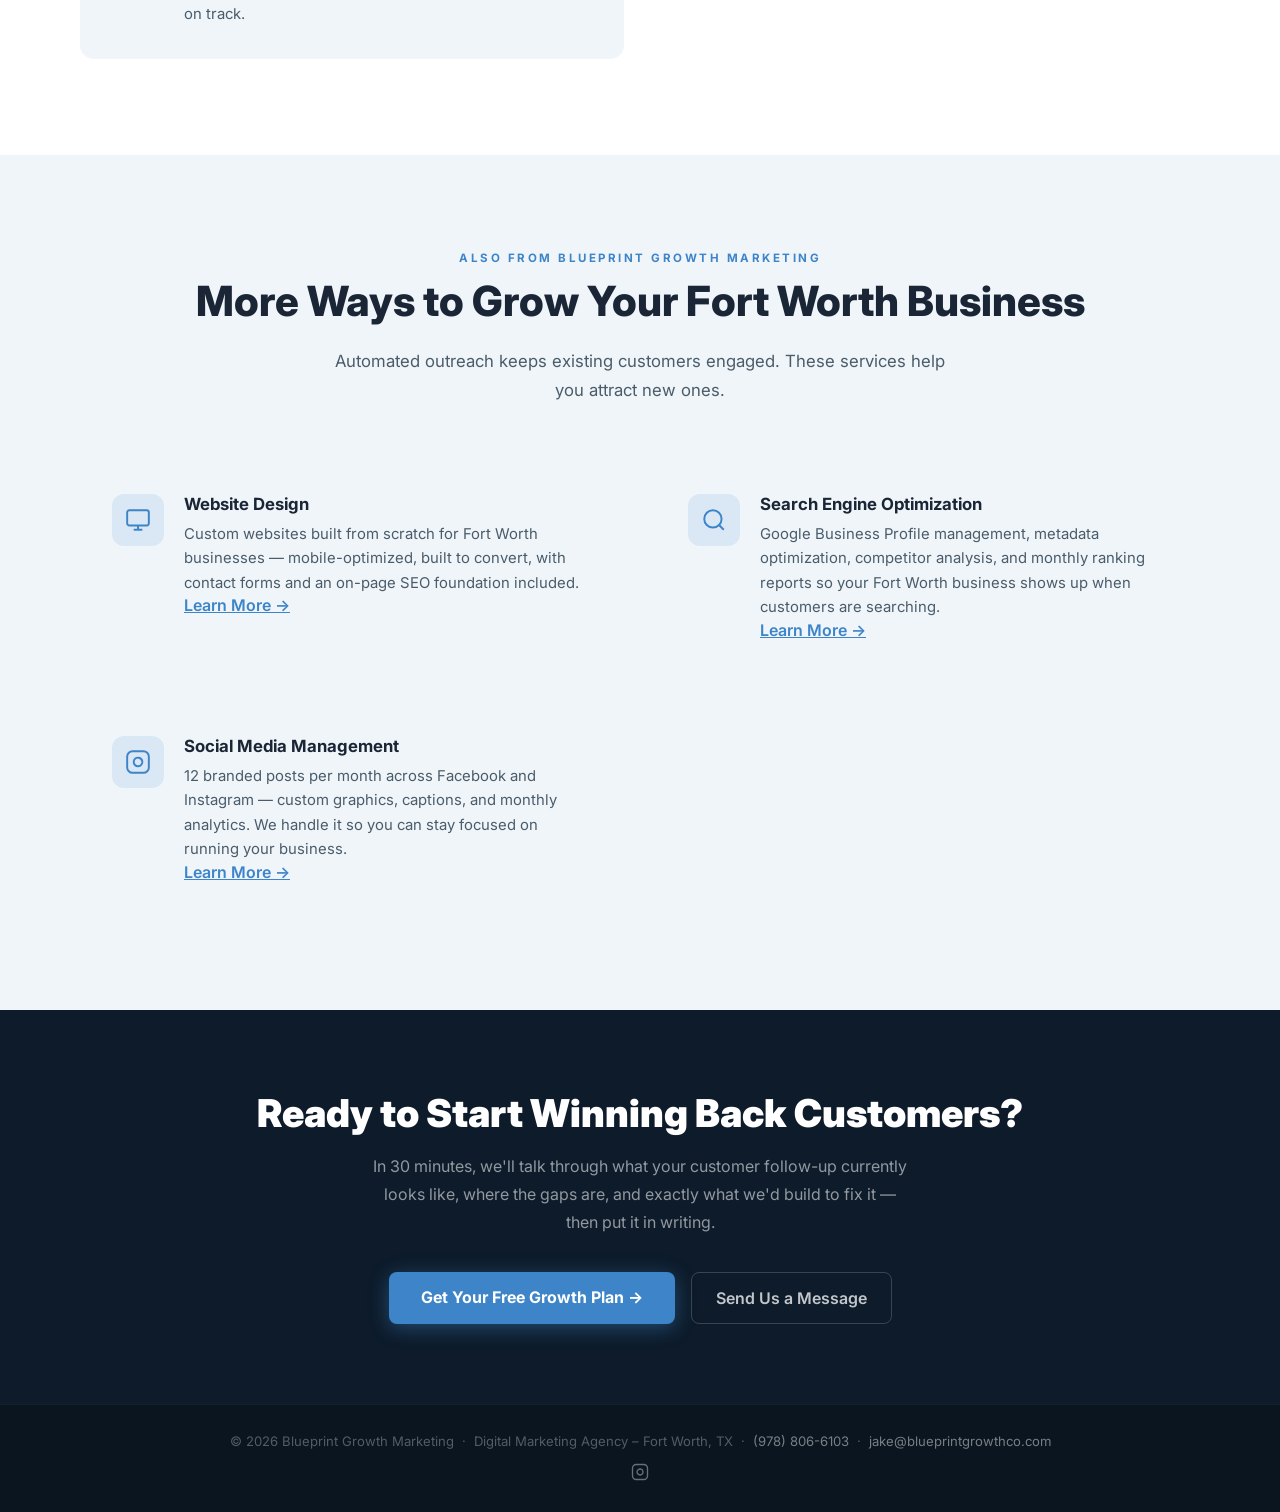
<file: customer-outreach.html>
<!DOCTYPE html>
<html lang="en">
<head>
  <!-- Google Tag Manager -->
  <script>(function(w,d,s,l,i){w[l]=w[l]||[];w[l].push({'gtm.start':
  new Date().getTime(),event:'gtm.js'});var f=d.getElementsByTagName(s)[0],
  j=d.createElement(s),dl=l!='dataLayer'?'&l='+l:'';j.async=true;j.src=
  'https://www.googletagmanager.com/gtm.js?id='+i+dl;f.parentNode.insertBefore(j,f);
  })(window,document,'script','dataLayer','GTM-M3PWRDP8');</script>
  <!-- End Google Tag Manager -->
  <meta charset="UTF-8" />
  <meta name="viewport" content="width=device-width, initial-scale=1.0" />

  <title>Automated Customer Outreach Fort Worth TX | Blueprint Growth</title>
  <meta name="description" content="Automated email and SMS campaigns for Fort Worth businesses. Drive reviews, reduce no-shows & win back lapsed customers — all running in the background." />
  <meta name="keywords" content="automated customer outreach Fort Worth, email marketing Fort Worth TX, SMS marketing Fort Worth, review generation Fort Worth, customer retention Fort Worth, automated follow-up local business DFW" />
  <meta name="author" content="Jake DiNatale, Blueprint Growth Marketing" />
  <meta name="robots" content="index, follow" />
  <link rel="canonical" href="https://www.blueprintgrowthco.com/customer-outreach" />
  <meta name="geo.region" content="US-TX" />
  <meta name="geo.placename" content="Fort Worth, Texas" />
  <meta name="geo.position" content="32.7555;-97.3308" />
  <meta name="ICBM" content="32.7555, -97.3308" />
  <meta property="og:type" content="website" />
  <meta property="og:url" content="https://www.blueprintgrowthco.com/customer-outreach" />
  <meta property="og:title" content="Automated Customer Outreach for Fort Worth Local Businesses | Blueprint Growth Marketing" />
  <meta property="og:description" content="Automated email and SMS campaigns that keep customers coming back, generate reviews, and reduce missed appointments — all running without your time." />
  <meta property="og:image" content="https://www.blueprintgrowthco.com/assets/images/logo.png" />
  <meta property="og:site_name" content="Blueprint Growth Marketing" />
  <meta property="og:locale" content="en_US" />

  <script type="application/ld+json">
  {
    "@context": "https://schema.org",
    "@type": "BreadcrumbList",
    "itemListElement": [
      { "@type": "ListItem", "position": 1, "name": "Home", "item": "https://www.blueprintgrowthco.com/" },
      { "@type": "ListItem", "position": 2, "name": "Customer Outreach", "item": "https://www.blueprintgrowthco.com/customer-outreach.html" }
    ]
  }
  </script>
  <script type="application/ld+json">
  {
    "@context": "https://schema.org",
    "@type": "Service",
    "name": "Automated Customer Outreach",
    "provider": {
      "@type": "LocalBusiness",
      "name": "Blueprint Growth Marketing",
      "url": "https://www.blueprintgrowthco.com",
      "telephone": "+1-978-806-6103",
      "email": "jake@blueprintgrowthco.com",
      "address": { "@type": "PostalAddress", "addressLocality": "Fort Worth", "addressRegion": "TX", "addressCountry": "US" }
    },
    "description": "Automated email and SMS outreach for Fort Worth local businesses. Includes review generation, win-back campaigns, appointment reminders, and newsletters.",
    "areaServed": { "@type": "City", "name": "Fort Worth", "sameAs": "https://en.wikipedia.org/wiki/Fort_Worth,_Texas" }
  }
  </script>
  <script type="application/ld+json">
  {
    "@context": "https://schema.org",
    "@type": "LocalBusiness",
    "name": "Blueprint Growth Marketing",
    "description": "Fort Worth digital marketing agency for local businesses. Local SEO, website design, social media management, and automated customer outreach.",
    "url": "https://www.blueprintgrowthco.com",
    "telephone": "+1-978-806-6103",
    "email": "jake@blueprintgrowthco.com",
    "address": { "@type": "PostalAddress", "addressLocality": "Fort Worth", "addressRegion": "TX", "addressCountry": "US" },
    "geo": { "@type": "GeoCoordinates", "latitude": 32.7555, "longitude": -97.3308 },
    "image": "https://www.blueprintgrowthco.com/assets/images/logo.png",
    "priceRange": "$",
    "openingHours": "Mo-Fr 09:00-18:00",
    "sameAs": ["https://www.instagram.com/blueprintgrowthfw/"]
  }
  </script>

  <script type="application/ld+json">
  {
    "@context": "https://schema.org",
    "@type": "FAQPage",
    "mainEntity": [
      {
        "@type": "Question",
        "name": "How does automated customer outreach work?",
        "acceptedAnswer": {
          "@type": "Answer",
          "text": "We build email and SMS sequences that trigger automatically based on customer actions — after a purchase, after an appointment, or on a set schedule. Once configured, the system runs in the background without any manual work required from you."
        }
      },
      {
        "@type": "Question",
        "name": "How long does setup take?",
        "acceptedAnswer": {
          "@type": "Answer",
          "text": "Most clients are fully set up and running within three to five business days. We configure everything, write the copy, and test all sequences before anything goes live."
        }
      },
      {
        "@type": "Question",
        "name": "Do I have to do anything once the system is live?",
        "acceptedAnswer": {
          "@type": "Answer",
          "text": "No. That's the point. Once the outreach system is set up, it runs automatically. You don't need to send anything manually, chase down reviews, or follow up with customers yourself."
        }
      },
      {
        "@type": "Question",
        "name": "What types of outreach are included?",
        "acceptedAnswer": {
          "@type": "Answer",
          "text": "The service includes automated email sequences, SMS appointment reminders, review request campaigns, win-back campaigns for lapsed customers, and no-show prevention sequences."
        }
      }
    ]
  }
  </script>

  <link rel="preload" as="style" href="https://fonts.googleapis.com/css2?family=Inter:wght@400;500;600;700;800;900&display=swap" />
  <link rel="preconnect" href="https://fonts.googleapis.com" />
  <link rel="preconnect" href="https://fonts.gstatic.com" crossorigin />
  <link href="https://fonts.googleapis.com/css2?family=Inter:wght@400;500;600;700;800;900&display=swap" rel="stylesheet" />
  <link rel="icon" href="assets/images/logo.png" type="image/png">
  <link rel="stylesheet" href="css/styles.css">
</head>
<body>
  <!-- Google Tag Manager (noscript) -->
  <noscript><iframe src="https://www.googletagmanager.com/ns.html?id=GTM-M3PWRDP8"
  height="0" width="0" style="display:none;visibility:hidden"></iframe></noscript>
  <!-- End Google Tag Manager (noscript) -->

<div id="progress-bar"></div>

<a href="https://calendly.com/jacobadinatale/30min" target="_blank" rel="noopener" id="float-cta">
  <svg viewBox="0 0 24 24"><path d="M8 6h13M8 12h13M8 18h13M3 6h.01M3 12h.01M3 18h.01"/></svg>
  Get Free Growth Plan
</a>

<!-- ══ NAV ══ -->
<nav id="mainNav">
  <a href="index.html" class="nav-logo">
    <img src="assets/images/logo.png" alt="Blueprint Growth Marketing – Digital Marketing Agency Fort Worth TX" width="1151" height="634" />
  </a>
  <ul class="nav-links">
    <li><a href="index.html">Home</a></li>
    <li><a href="about.html">About</a></li>
    <li class="has-dropdown">
      <a class="active" tabindex="0">Services</a>
      <ul class="nav-dropdown">
        <li><a href="website-design.html">Website Design</a></li>
        <li><a href="seo.html">Search Engine Optimization (SEO)</a></li>
        <li><a href="customer-outreach.html">Customer Outreach</a></li>
        <li><a href="social-media.html">Social Media</a></li>
      </ul>
    </li>
    <li><a href="contact.html" class="btn-nav">Contact Us</a></li>
  </ul>
  <button class="hamburger" aria-label="Open menu" aria-expanded="false">
    <span></span><span></span><span></span>
  </button>
  <div class="mobile-menu" id="mobileMenu" role="navigation">
    <a href="index.html">Home</a>
    <a href="about.html">About</a>
    <span class="mobile-menu-label">Services</span>
    <a href="website-design.html" class="mobile-sub">Website Design</a>
    <a href="seo.html" class="mobile-sub">Search Engine Optimization (SEO)</a>
    <a href="customer-outreach.html" class="mobile-sub">Customer Outreach</a>
    <a href="social-media.html" class="mobile-sub">Social Media</a>
    <a href="contact.html">Contact Us</a>
  </div>
</nav>

<!-- ══ HERO ══ -->
<section class="service-page-hero">
  <div class="service-page-hero-inner">
    <span class="hero-eyebrow">Customer Outreach — Fort Worth, TX</span>
    <h1>Automated Customer Outreach for Fort Worth Businesses</h1>
    <p>Most Fort Worth businesses lose repeat customers not because of bad service, but because nobody followed up. We set up the email and text systems that do it automatically so customers come back, leave reviews, and don't forget you exist.</p>
    <div class="service-page-hero-btns">
      <a href="https://calendly.com/jacobadinatale/30min" target="_blank" rel="noopener" class="btn-primary">Get Your Free Growth Plan →</a>
      <a href="contact.html" class="btn-ghost">Send Us a Message</a>
    </div>
  </div>
</section>

<!-- ══ WHAT'S INCLUDED ══ -->
<section class="service-features">
  <div class="container">
    <span class="section-label reveal">What You Get</span>
    <h2 class="section-title reveal">Automated Outreach That Runs in the Background</h2>
    <p class="section-sub reveal">Once it's set up, it runs. No manual sending, no follow-up spreadsheets, no chasing down customers for reviews. The system handles it so you can stay focused on the work.</p>

    <div class="service-features-grid">

      <div class="feature-item reveal">
        <div class="feature-icon">
          <svg viewBox="0 0 24 24"><path d="M4 4h16c1.1 0 2 .9 2 2v12c0 1.1-.9 2-2 2H4c-1.1 0-2-.9-2-2V6c0-1.1.9-2 2-2z"/><polyline points="22,6 12,13 2,6"/></svg>
        </div>
        <div class="feature-text">
          <h3>Automated Email Sequences</h3>
          <p>Follow-up emails that go out automatically after a purchase, after an appointment, or on a set schedule. We write the copy, configure everything, and keep it running.</p>
        </div>
      </div>

      <div class="feature-item reveal reveal-delay-1">
        <div class="feature-icon">
          <svg viewBox="0 0 24 24"><path d="M21 15a2 2 0 0 1-2 2H7l-4 4V5a2 2 0 0 1 2-2h14a2 2 0 0 1 2 2z"/></svg>
        </div>
        <div class="feature-text">
          <h3>SMS Reminders</h3>
          <p>Appointment reminders and follow-up texts that cut no-shows and keep your schedule full. Sent automatically, addressed to the actual customer, and timed so they actually act on them.</p>
        </div>
      </div>

      <div class="feature-item reveal reveal-delay-2">
        <div class="feature-icon">
          <svg viewBox="0 0 24 24"><polygon points="12 2 15.09 8.26 22 9.27 17 14.14 18.18 21.02 12 17.77 5.82 21.02 7 14.14 2 9.27 8.91 8.26 12 2"/></svg>
        </div>
        <div class="feature-text">
          <h3>Review Request Campaigns</h3>
          <p>Google reviews are one of the biggest factors in local search rankings. We send timed review requests to satisfied customers automatically — so your review count grows without you having to ask every person individually.</p>
        </div>
      </div>

      <div class="feature-item reveal reveal-delay-3">
        <div class="feature-icon">
          <svg viewBox="0 0 24 24"><path d="M17 21v-2a4 4 0 0 0-4-4H5a4 4 0 0 0-4 4v2"/><circle cx="9" cy="7" r="4"/><path d="M23 21v-2a4 4 0 0 0-3-3.87"/><path d="M16 3.13a4 4 0 0 1 0 7.75"/></svg>
        </div>
        <div class="feature-text">
          <h3>Win-Back Campaigns</h3>
          <p>A customer who went quiet three months ago already knows your business. They're easier to bring back than finding someone new. We set up automated messages that reach out at the right point and give them a reason to return.</p>
        </div>
      </div>

      <div class="feature-item reveal reveal-delay-1">
        <div class="feature-icon">
          <svg viewBox="0 0 24 24"><rect x="3" y="4" width="18" height="18" rx="2" ry="2"/><line x1="16" y1="2" x2="16" y2="6"/><line x1="8" y1="2" x2="8" y2="6"/><line x1="3" y1="10" x2="21" y2="10"/></svg>
        </div>
        <div class="feature-text">
          <h3>No-Show Prevention</h3>
          <p>Missed appointments cost real money. We set up email and text reminders sent in sequence before each appointment so no-shows drop and your calendar stays on track.</p>
        </div>
      </div>

    </div>
  </div>
</section>

<!-- ══ RELATED SERVICES ══ -->
<section class="service-features" style="background: var(--light);">
  <div class="container">
    <span class="section-label reveal">Also From Blueprint Growth Marketing</span>
    <h2 class="section-title reveal">More Ways to Grow Your Fort Worth Business</h2>
    <p class="section-sub reveal">Automated outreach keeps existing customers engaged. These services help you attract new ones.</p>
    <div class="service-features-grid">

      <div class="feature-item reveal">
        <div class="feature-icon">
          <svg viewBox="0 0 24 24"><rect x="2" y="3" width="20" height="14" rx="2"/><line x1="8" y1="21" x2="16" y2="21"/><line x1="12" y1="17" x2="12" y2="21"/></svg>
        </div>
        <div class="feature-text">
          <h3><a href="website-design.html" style="color: inherit; text-decoration: none;">Website Design</a></h3>
          <p>Custom websites built from scratch for Fort Worth businesses — mobile-optimized, built to convert, with contact forms and an on-page SEO foundation included.</p>
          <a href="website-design.html" style="color: var(--blue); font-weight: 600;">Learn More →</a>
        </div>
      </div>

      <div class="feature-item reveal reveal-delay-1">
        <div class="feature-icon">
          <svg viewBox="0 0 24 24"><circle cx="11" cy="11" r="8"/><line x1="21" y1="21" x2="16.65" y2="16.65"/></svg>
        </div>
        <div class="feature-text">
          <h3><a href="seo.html" style="color: inherit; text-decoration: none;">Search Engine Optimization</a></h3>
          <p>Google Business Profile management, metadata optimization, competitor analysis, and monthly ranking reports so your Fort Worth business shows up when customers are searching.</p>
          <a href="seo.html" style="color: var(--blue); font-weight: 600;">Learn More →</a>
        </div>
      </div>

      <div class="feature-item reveal reveal-delay-2">
        <div class="feature-icon">
          <svg viewBox="0 0 24 24"><rect x="2" y="2" width="20" height="20" rx="5" ry="5"/><path d="M16 11.37A4 4 0 1 1 12.63 8 4 4 0 0 1 16 11.37z"/><line x1="17.5" y1="6.5" x2="17.51" y2="6.5"/></svg>
        </div>
        <div class="feature-text">
          <h3><a href="social-media.html" style="color: inherit; text-decoration: none;">Social Media Management</a></h3>
          <p>12 branded posts per month across Facebook and Instagram — custom graphics, captions, and monthly analytics. We handle it so you can stay focused on running your business.</p>
          <a href="social-media.html" style="color: var(--blue); font-weight: 600;">Learn More →</a>
        </div>
      </div>

    </div>
  </div>
</section>

<!-- ══ CTA STRIP ══ -->
<section class="cta-strip">
  <h2 class="reveal">Ready to Start Winning Back Customers?</h2>
  <p class="reveal">In 30 minutes, we'll talk through what your customer follow-up currently looks like, where the gaps are, and exactly what we'd build to fix it — then put it in writing.</p>
  <div class="cta-strip-btns reveal">
    <a href="https://calendly.com/jacobadinatale/30min" target="_blank" rel="noopener" class="btn-primary">Get Your Free Growth Plan →</a>
    <a href="contact.html" class="btn-ghost">Send Us a Message</a>
  </div>
</section>

<!-- ══ FOOTER ══ -->
<footer>
  <p>&copy; 2026 Blueprint Growth Marketing &nbsp;·&nbsp; Digital Marketing Agency – Fort Worth, TX &nbsp;·&nbsp; <a href="tel:9788066103">(978) 806-6103</a> &nbsp;·&nbsp; <a href="mailto:jake@blueprintgrowthco.com">jake@blueprintgrowthco.com</a></p>
  <a href="https://www.instagram.com/blueprintgrowthfw/" target="_blank" rel="noopener" class="footer-instagram" aria-label="Blueprint Growth Marketing on Instagram">
    <svg viewBox="0 0 24 24"><rect x="2" y="2" width="20" height="20" rx="5" ry="5"/><path d="M16 11.37A4 4 0 1 1 12.63 8 4 4 0 0 1 16 11.37z"/><line x1="17.5" y1="6.5" x2="17.51" y2="6.5"/></svg>
  </a>
</footer>

<script src="js/main.js"></script>

</body>
</html>
</file>
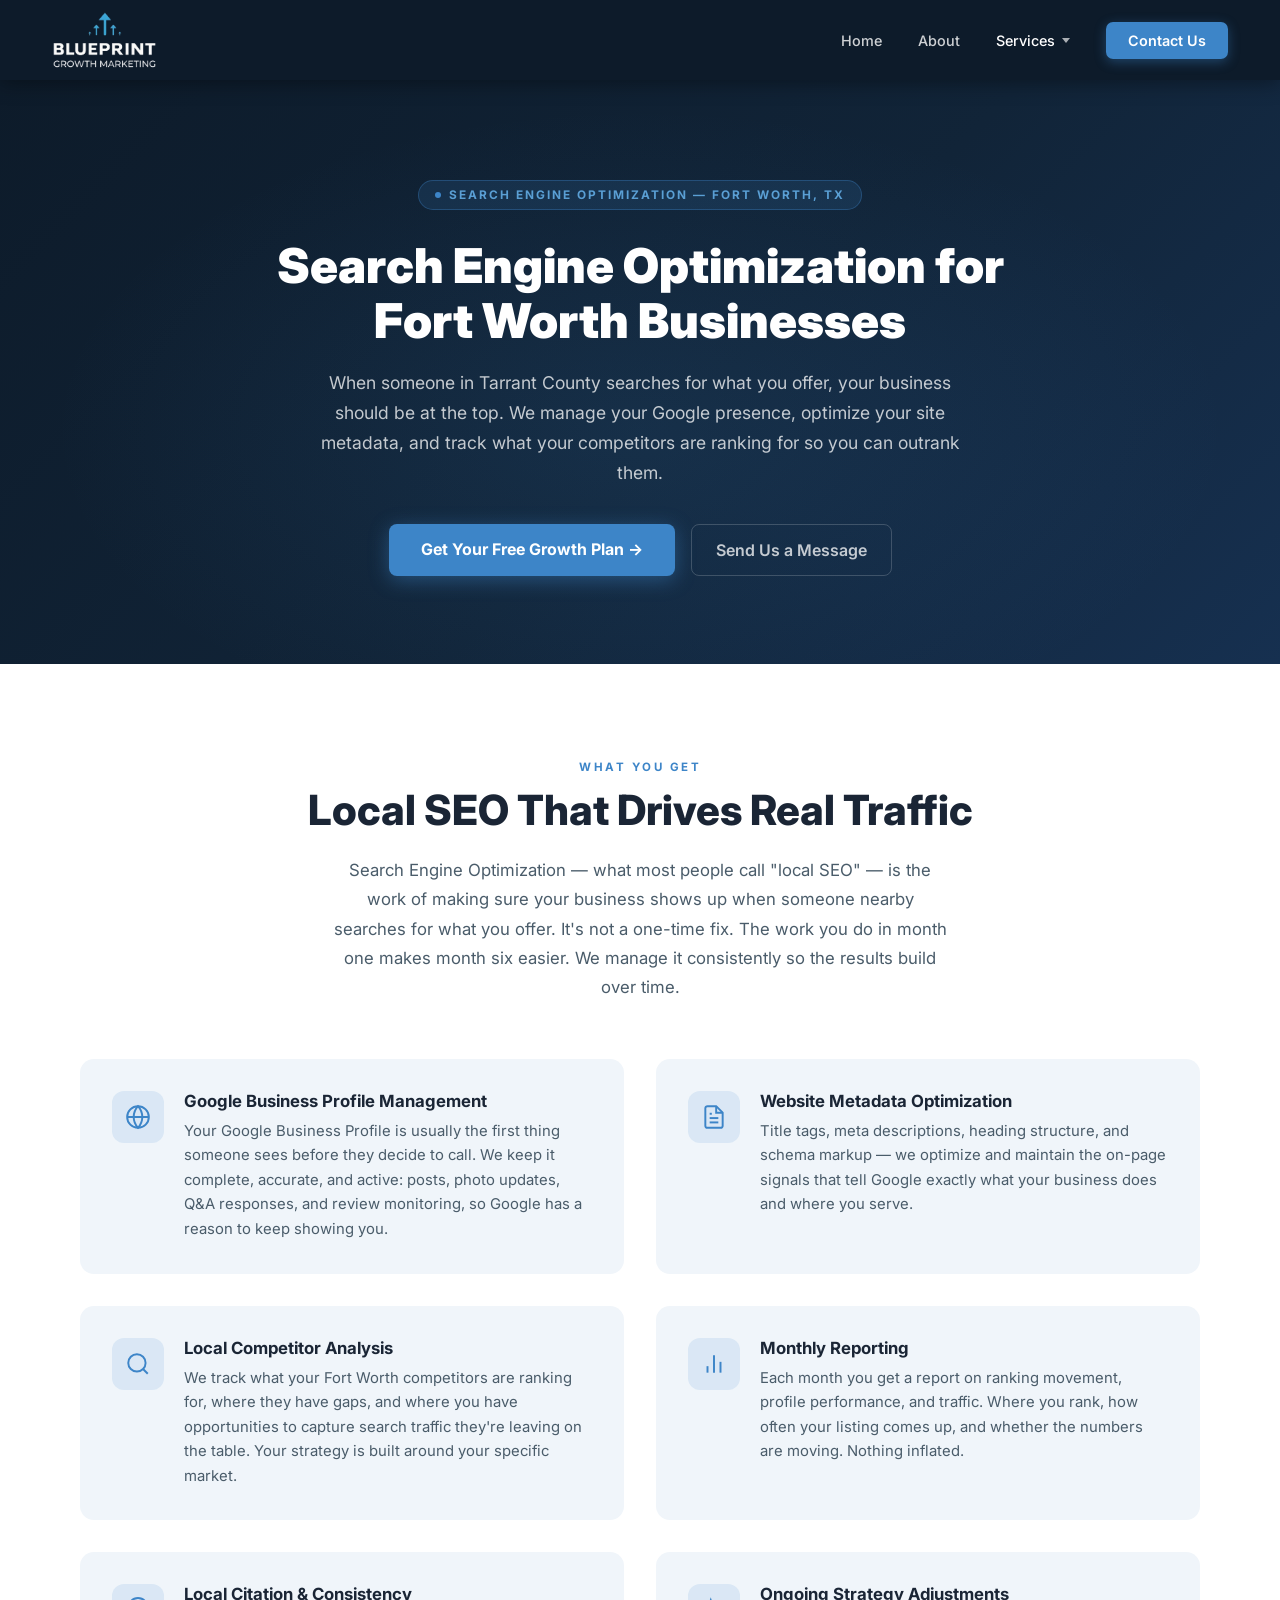
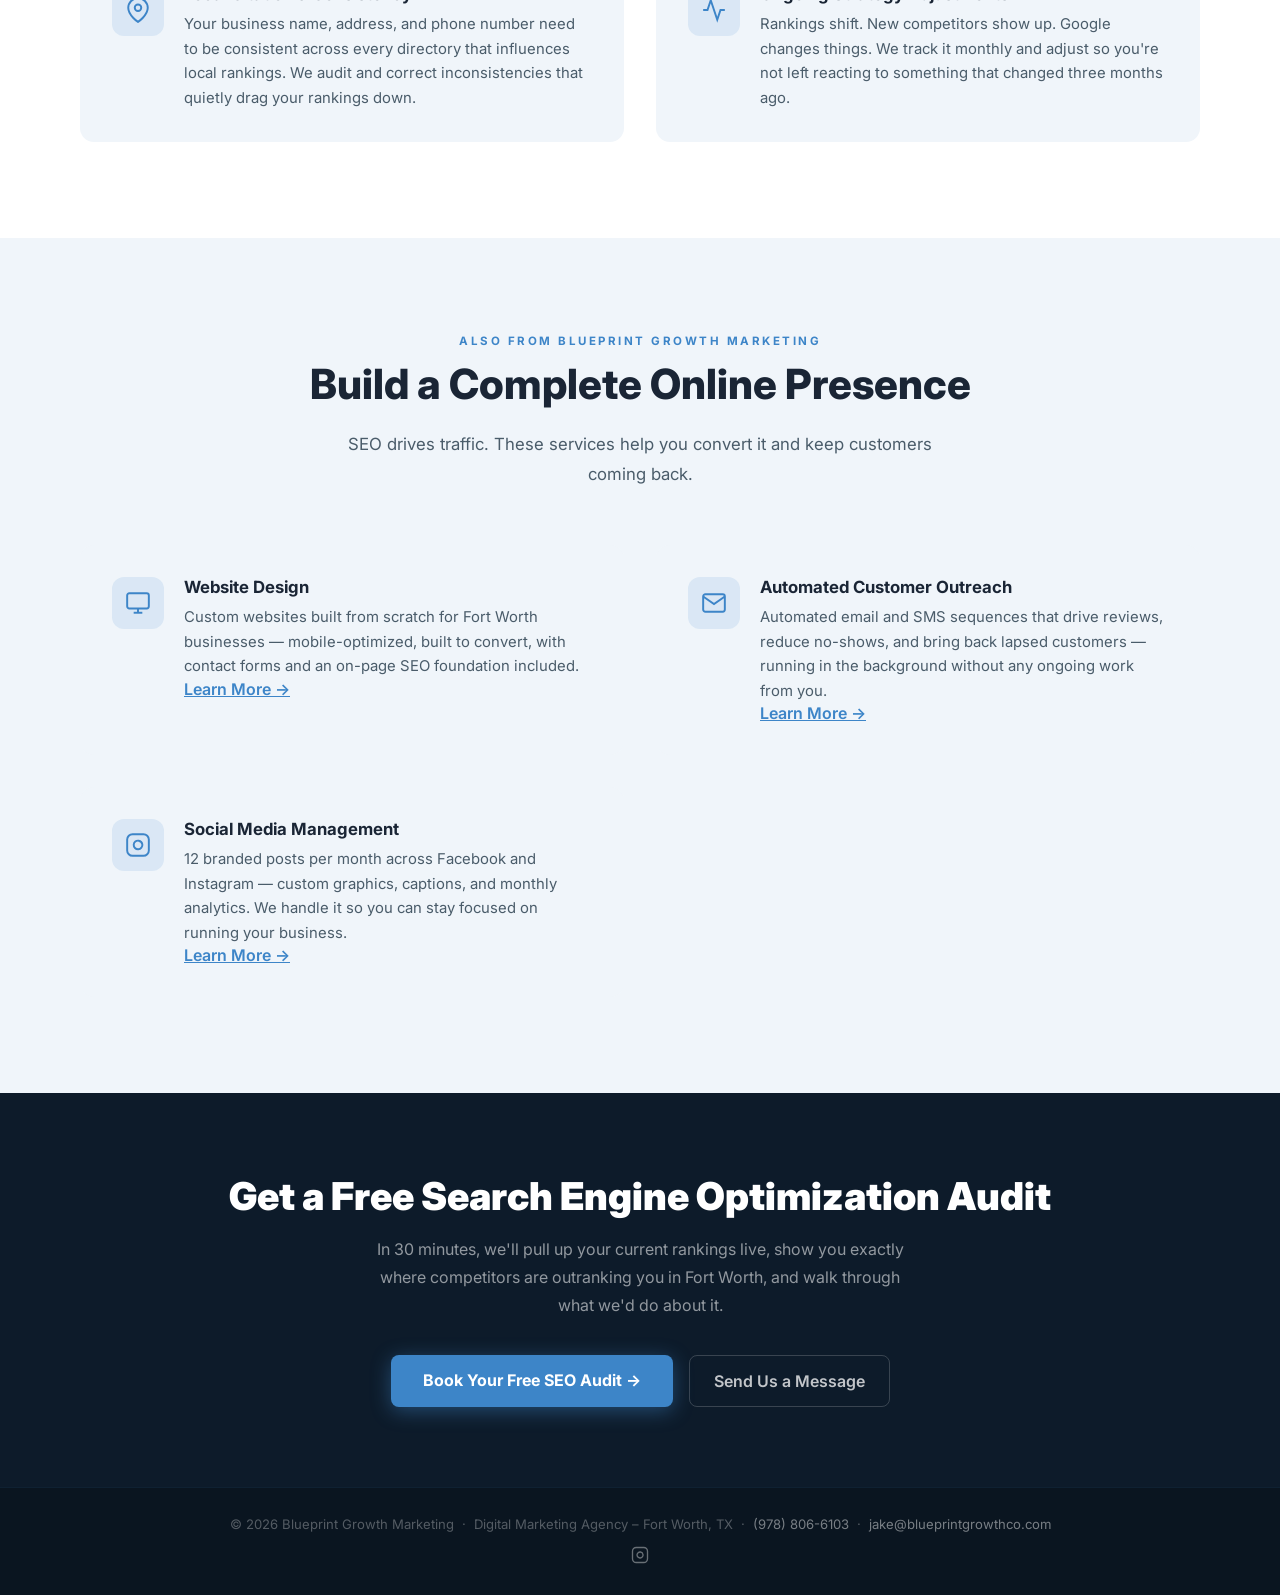
<file: seo.html>
<!DOCTYPE html>
<html lang="en">
<head>
  <!-- Google Tag Manager -->
  <script>(function(w,d,s,l,i){w[l]=w[l]||[];w[l].push({'gtm.start':
  new Date().getTime(),event:'gtm.js'});var f=d.getElementsByTagName(s)[0],
  j=d.createElement(s),dl=l!='dataLayer'?'&l='+l:'';j.async=true;j.src=
  'https://www.googletagmanager.com/gtm.js?id='+i+dl;f.parentNode.insertBefore(j,f);
  })(window,document,'script','dataLayer','GTM-M3PWRDP8');</script>
  <!-- End Google Tag Manager -->
  <meta charset="UTF-8" />
  <meta name="viewport" content="width=device-width, initial-scale=1.0" />

  <title>Local SEO Services Fort Worth TX | Blueprint Growth Marketing</title>
  <meta name="description" content="Local SEO for Fort Worth businesses. Google Business Profile management, on-page optimization & competitor analysis to help you rank in Tarrant County." />
  <meta name="keywords" content="local SEO Fort Worth TX, SEO services Fort Worth Texas, Google Business Profile management Fort Worth, local business SEO Fort Worth, Tarrant County SEO, DFW local search optimization, rank on Google Fort Worth" />
  <meta name="author" content="Jake DiNatale, Blueprint Growth Marketing" />
  <meta name="robots" content="index, follow" />
  <link rel="canonical" href="https://www.blueprintgrowthco.com/seo" />
  <meta name="geo.region" content="US-TX" />
  <meta name="geo.placename" content="Fort Worth, Texas" />
  <meta name="geo.position" content="32.7555;-97.3308" />
  <meta name="ICBM" content="32.7555, -97.3308" />
  <meta property="og:type" content="website" />
  <meta property="og:url" content="https://www.blueprintgrowthco.com/seo" />
  <meta property="og:title" content="Local SEO Services Fort Worth TX | Blueprint Growth Marketing" />
  <meta property="og:description" content="Google Business Profile management, on-page metadata, and competitor analysis for Fort Worth local businesses. Built to help you rank higher and get found first." />
  <meta property="og:image" content="https://www.blueprintgrowthco.com/assets/images/logo.png" />
  <meta property="og:site_name" content="Blueprint Growth Marketing" />
  <meta property="og:locale" content="en_US" />

  <script type="application/ld+json">
  {
    "@context": "https://schema.org",
    "@type": "BreadcrumbList",
    "itemListElement": [
      { "@type": "ListItem", "position": 1, "name": "Home", "item": "https://www.blueprintgrowthco.com/" },
      { "@type": "ListItem", "position": 2, "name": "Local SEO", "item": "https://www.blueprintgrowthco.com/seo.html" }
    ]
  }
  </script>
  <script type="application/ld+json">
  {
    "@context": "https://schema.org",
    "@type": "Service",
    "name": "Local SEO Services",
    "provider": {
      "@type": "LocalBusiness",
      "name": "Blueprint Growth Marketing",
      "url": "https://www.blueprintgrowthco.com",
      "telephone": "+1-978-806-6103",
      "email": "jake@blueprintgrowthco.com",
      "address": { "@type": "PostalAddress", "addressLocality": "Fort Worth", "addressRegion": "TX", "addressCountry": "US" }
    },
    "description": "Local SEO services for Fort Worth local businesses. Google Business Profile management, metadata optimization, competitor analysis, and monthly reporting.",
    "areaServed": { "@type": "City", "name": "Fort Worth", "sameAs": "https://en.wikipedia.org/wiki/Fort_Worth,_Texas" }
  }
  </script>
  <script type="application/ld+json">
  {
    "@context": "https://schema.org",
    "@type": "LocalBusiness",
    "name": "Blueprint Growth Marketing",
    "description": "Fort Worth digital marketing agency for local businesses. Local SEO, website design, social media management, and automated customer outreach.",
    "url": "https://www.blueprintgrowthco.com",
    "telephone": "+1-978-806-6103",
    "email": "jake@blueprintgrowthco.com",
    "address": { "@type": "PostalAddress", "addressLocality": "Fort Worth", "addressRegion": "TX", "addressCountry": "US" },
    "geo": { "@type": "GeoCoordinates", "latitude": 32.7555, "longitude": -97.3308 },
    "image": "https://www.blueprintgrowthco.com/assets/images/logo.png",
    "priceRange": "$",
    "openingHours": "Mo-Fr 09:00-18:00",
    "sameAs": ["https://www.instagram.com/blueprintgrowthfw/"]
  }
  </script>

  <script type="application/ld+json">
  {
    "@context": "https://schema.org",
    "@type": "FAQPage",
    "mainEntity": [
      {
        "@type": "Question",
        "name": "What does local SEO include?",
        "acceptedAnswer": {
          "@type": "Answer",
          "text": "Local SEO includes Google Business Profile management, website metadata optimization (title tags, meta descriptions, schema markup), local competitor analysis, local citation consistency, and monthly ranking and performance reporting."
        }
      },
      {
        "@type": "Question",
        "name": "How long does it take to see results from SEO?",
        "acceptedAnswer": {
          "@type": "Answer",
          "text": "Most Fort Worth businesses start seeing meaningful movement in local rankings within three to six months of consistent SEO work. Results compound over time — the work done in month one makes month six stronger."
        }
      },
      {
        "@type": "Question",
        "name": "What is Google Business Profile management?",
        "acceptedAnswer": {
          "@type": "Answer",
          "text": "Google Business Profile management keeps your listing complete, accurate, and active with regular posts, photo updates, Q&A responses, and review monitoring — giving Google consistent signals to keep showing your business in local search results."
        }
      },
      {
        "@type": "Question",
        "name": "Do I need to sign a long-term contract for SEO services?",
        "acceptedAnswer": {
          "@type": "Answer",
          "text": "No. There are no long-term contracts. All plans are month-to-month and you can cancel anytime."
        }
      }
    ]
  }
  </script>

  <link rel="preload" as="style" href="https://fonts.googleapis.com/css2?family=Inter:wght@400;500;600;700;800;900&display=swap" />
  <link rel="preconnect" href="https://fonts.googleapis.com" />
  <link rel="preconnect" href="https://fonts.gstatic.com" crossorigin />
  <link href="https://fonts.googleapis.com/css2?family=Inter:wght@400;500;600;700;800;900&display=swap" rel="stylesheet" />
  <link rel="icon" href="assets/images/logo.png" type="image/png">
  <link rel="stylesheet" href="css/styles.css">
</head>
<body>
  <!-- Google Tag Manager (noscript) -->
  <noscript><iframe src="https://www.googletagmanager.com/ns.html?id=GTM-M3PWRDP8"
  height="0" width="0" style="display:none;visibility:hidden"></iframe></noscript>
  <!-- End Google Tag Manager (noscript) -->

<div id="progress-bar"></div>

<a href="https://calendly.com/jacobadinatale/30min" target="_blank" rel="noopener" id="float-cta">
  <svg viewBox="0 0 24 24"><path d="M8 6h13M8 12h13M8 18h13M3 6h.01M3 12h.01M3 18h.01"/></svg>
  Get Free Growth Plan
</a>

<!-- ══ NAV ══ -->
<nav id="mainNav">
  <a href="index.html" class="nav-logo">
    <img src="assets/images/logo.png" alt="Blueprint Growth Marketing – Digital Marketing Agency Fort Worth TX" width="1151" height="634" />
  </a>
  <ul class="nav-links">
    <li><a href="index.html">Home</a></li>
    <li><a href="about.html">About</a></li>
    <li class="has-dropdown">
      <a class="active" tabindex="0">Services</a>
      <ul class="nav-dropdown">
        <li><a href="website-design.html">Website Design</a></li>
        <li><a href="seo.html">Search Engine Optimization (SEO)</a></li>
        <li><a href="customer-outreach.html">Customer Outreach</a></li>
        <li><a href="social-media.html">Social Media</a></li>
      </ul>
    </li>
    <li><a href="contact.html" class="btn-nav">Contact Us</a></li>
  </ul>
  <button class="hamburger" aria-label="Open menu" aria-expanded="false">
    <span></span><span></span><span></span>
  </button>
  <div class="mobile-menu" id="mobileMenu" role="navigation">
    <a href="index.html">Home</a>
    <a href="about.html">About</a>
    <span class="mobile-menu-label">Services</span>
    <a href="website-design.html" class="mobile-sub">Website Design</a>
    <a href="seo.html" class="mobile-sub">Search Engine Optimization (SEO)</a>
    <a href="customer-outreach.html" class="mobile-sub">Customer Outreach</a>
    <a href="social-media.html" class="mobile-sub">Social Media</a>
    <a href="contact.html">Contact Us</a>
  </div>
</nav>

<!-- ══ HERO ══ -->
<section class="service-page-hero">
  <div class="service-page-hero-inner">
    <span class="hero-eyebrow">Search Engine Optimization — Fort Worth, TX</span>
    <h1>Search Engine Optimization for Fort Worth Businesses</h1>
    <p>When someone in Tarrant County searches for what you offer, your business should be at the top. We manage your Google presence, optimize your site metadata, and track what your competitors are ranking for so you can outrank them.</p>
    <div class="service-page-hero-btns">
      <a href="https://calendly.com/jacobadinatale/30min" target="_blank" rel="noopener" class="btn-primary">Get Your Free Growth Plan →</a>
      <a href="contact.html" class="btn-ghost">Send Us a Message</a>
    </div>
  </div>
</section>

<!-- ══ WHAT'S INCLUDED ══ -->
<section class="service-features">
  <div class="container">
    <span class="section-label reveal">What You Get</span>
    <h2 class="section-title reveal">Local SEO That Drives Real Traffic</h2>
    <p class="section-sub reveal">Search Engine Optimization — what most people call "local SEO" — is the work of making sure your business shows up when someone nearby searches for what you offer. It's not a one-time fix. The work you do in month one makes month six easier. We manage it consistently so the results build over time.</p>

    <div class="service-features-grid">

      <div class="feature-item reveal">
        <div class="feature-icon">
          <svg viewBox="0 0 24 24"><circle cx="12" cy="12" r="10"/><line x1="2" y1="12" x2="22" y2="12"/><path d="M12 2a15.3 15.3 0 0 1 4 10 15.3 15.3 0 0 1-4 10 15.3 15.3 0 0 1-4-10 15.3 15.3 0 0 1 4-10z"/></svg>
        </div>
        <div class="feature-text">
          <h3>Google Business Profile Management</h3>
          <p>Your Google Business Profile is usually the first thing someone sees before they decide to call. We keep it complete, accurate, and active: posts, photo updates, Q&amp;A responses, and review monitoring, so Google has a reason to keep showing you.</p>
        </div>
      </div>

      <div class="feature-item reveal reveal-delay-1">
        <div class="feature-icon">
          <svg viewBox="0 0 24 24"><path d="M14 2H6a2 2 0 0 0-2 2v16a2 2 0 0 0 2 2h12a2 2 0 0 0 2-2V8z"/><polyline points="14 2 14 8 20 8"/><line x1="16" y1="13" x2="8" y2="13"/><line x1="16" y1="17" x2="8" y2="17"/><polyline points="10 9 9 9 8 9"/></svg>
        </div>
        <div class="feature-text">
          <h3>Website Metadata Optimization</h3>
          <p>Title tags, meta descriptions, heading structure, and schema markup — we optimize and maintain the on-page signals that tell Google exactly what your business does and where you serve.</p>
        </div>
      </div>

      <div class="feature-item reveal reveal-delay-2">
        <div class="feature-icon">
          <svg viewBox="0 0 24 24"><circle cx="11" cy="11" r="8"/><line x1="21" y1="21" x2="16.65" y2="16.65"/></svg>
        </div>
        <div class="feature-text">
          <h3>Local Competitor Analysis</h3>
          <p>We track what your Fort Worth competitors are ranking for, where they have gaps, and where you have opportunities to capture search traffic they're leaving on the table. Your strategy is built around your specific market.</p>
        </div>
      </div>

      <div class="feature-item reveal reveal-delay-3">
        <div class="feature-icon">
          <svg viewBox="0 0 24 24"><line x1="18" y1="20" x2="18" y2="10"/><line x1="12" y1="20" x2="12" y2="4"/><line x1="6" y1="20" x2="6" y2="14"/></svg>
        </div>
        <div class="feature-text">
          <h3>Monthly Reporting</h3>
          <p>Each month you get a report on ranking movement, profile performance, and traffic. Where you rank, how often your listing comes up, and whether the numbers are moving. Nothing inflated.</p>
        </div>
      </div>

      <div class="feature-item reveal">
        <div class="feature-icon">
          <svg viewBox="0 0 24 24"><path d="M21 10c0 7-9 13-9 13s-9-6-9-13a9 9 0 0 1 18 0z"/><circle cx="12" cy="10" r="3"/></svg>
        </div>
        <div class="feature-text">
          <h3>Local Citation &amp; Consistency</h3>
          <p>Your business name, address, and phone number need to be consistent across every directory that influences local rankings. We audit and correct inconsistencies that quietly drag your rankings down.</p>
        </div>
      </div>

      <div class="feature-item reveal reveal-delay-1">
        <div class="feature-icon">
          <svg viewBox="0 0 24 24"><polyline points="22 12 18 12 15 21 9 3 6 12 2 12"/></svg>
        </div>
        <div class="feature-text">
          <h3>Ongoing Strategy Adjustments</h3>
          <p>Rankings shift. New competitors show up. Google changes things. We track it monthly and adjust so you're not left reacting to something that changed three months ago.</p>
        </div>
      </div>

    </div>
  </div>
</section>

<!-- ══ RELATED SERVICES ══ -->
<section class="service-features" style="background: var(--light);">
  <div class="container">
    <span class="section-label reveal">Also From Blueprint Growth Marketing</span>
    <h2 class="section-title reveal">Build a Complete Online Presence</h2>
    <p class="section-sub reveal">SEO drives traffic. These services help you convert it and keep customers coming back.</p>
    <div class="service-features-grid">

      <div class="feature-item reveal">
        <div class="feature-icon">
          <svg viewBox="0 0 24 24"><rect x="2" y="3" width="20" height="14" rx="2"/><line x1="8" y1="21" x2="16" y2="21"/><line x1="12" y1="17" x2="12" y2="21"/></svg>
        </div>
        <div class="feature-text">
          <h3><a href="website-design.html" style="color: inherit; text-decoration: none;">Website Design</a></h3>
          <p>Custom websites built from scratch for Fort Worth businesses — mobile-optimized, built to convert, with contact forms and an on-page SEO foundation included.</p>
          <a href="website-design.html" style="color: var(--blue); font-weight: 600;">Learn More →</a>
        </div>
      </div>

      <div class="feature-item reveal reveal-delay-1">
        <div class="feature-icon">
          <svg viewBox="0 0 24 24"><path d="M4 4h16c1.1 0 2 .9 2 2v12c0 1.1-.9 2-2 2H4c-1.1 0-2-.9-2-2V6c0-1.1.9-2 2-2z"/><polyline points="22,6 12,13 2,6"/></svg>
        </div>
        <div class="feature-text">
          <h3><a href="customer-outreach.html" style="color: inherit; text-decoration: none;">Automated Customer Outreach</a></h3>
          <p>Automated email and SMS sequences that drive reviews, reduce no-shows, and bring back lapsed customers — running in the background without any ongoing work from you.</p>
          <a href="customer-outreach.html" style="color: var(--blue); font-weight: 600;">Learn More →</a>
        </div>
      </div>

      <div class="feature-item reveal reveal-delay-2">
        <div class="feature-icon">
          <svg viewBox="0 0 24 24"><rect x="2" y="2" width="20" height="20" rx="5" ry="5"/><path d="M16 11.37A4 4 0 1 1 12.63 8 4 4 0 0 1 16 11.37z"/><line x1="17.5" y1="6.5" x2="17.51" y2="6.5"/></svg>
        </div>
        <div class="feature-text">
          <h3><a href="social-media.html" style="color: inherit; text-decoration: none;">Social Media Management</a></h3>
          <p>12 branded posts per month across Facebook and Instagram — custom graphics, captions, and monthly analytics. We handle it so you can stay focused on running your business.</p>
          <a href="social-media.html" style="color: var(--blue); font-weight: 600;">Learn More →</a>
        </div>
      </div>

    </div>
  </div>
</section>

<!-- ══ CTA STRIP ══ -->
<section class="cta-strip">
  <h2 class="reveal">Get a Free Search Engine Optimization Audit</h2>
  <p class="reveal">In 30 minutes, we'll pull up your current rankings live, show you exactly where competitors are outranking you in Fort Worth, and walk through what we'd do about it.</p>
  <div class="cta-strip-btns reveal">
    <a href="https://calendly.com/jacobadinatale/30min" target="_blank" rel="noopener" class="btn-primary">Book Your Free SEO Audit →</a>
    <a href="contact.html" class="btn-ghost">Send Us a Message</a>
  </div>
</section>

<!-- ══ FOOTER ══ -->
<footer>
  <p>&copy; 2026 Blueprint Growth Marketing &nbsp;·&nbsp; Digital Marketing Agency – Fort Worth, TX &nbsp;·&nbsp; <a href="tel:9788066103">(978) 806-6103</a> &nbsp;·&nbsp; <a href="mailto:jake@blueprintgrowthco.com">jake@blueprintgrowthco.com</a></p>
  <a href="https://www.instagram.com/blueprintgrowthfw/" target="_blank" rel="noopener" class="footer-instagram" aria-label="Blueprint Growth Marketing on Instagram">
    <svg viewBox="0 0 24 24"><rect x="2" y="2" width="20" height="20" rx="5" ry="5"/><path d="M16 11.37A4 4 0 1 1 12.63 8 4 4 0 0 1 16 11.37z"/><line x1="17.5" y1="6.5" x2="17.51" y2="6.5"/></svg>
  </a>
</footer>

<script src="js/main.js"></script>

</body>
</html>
</file>
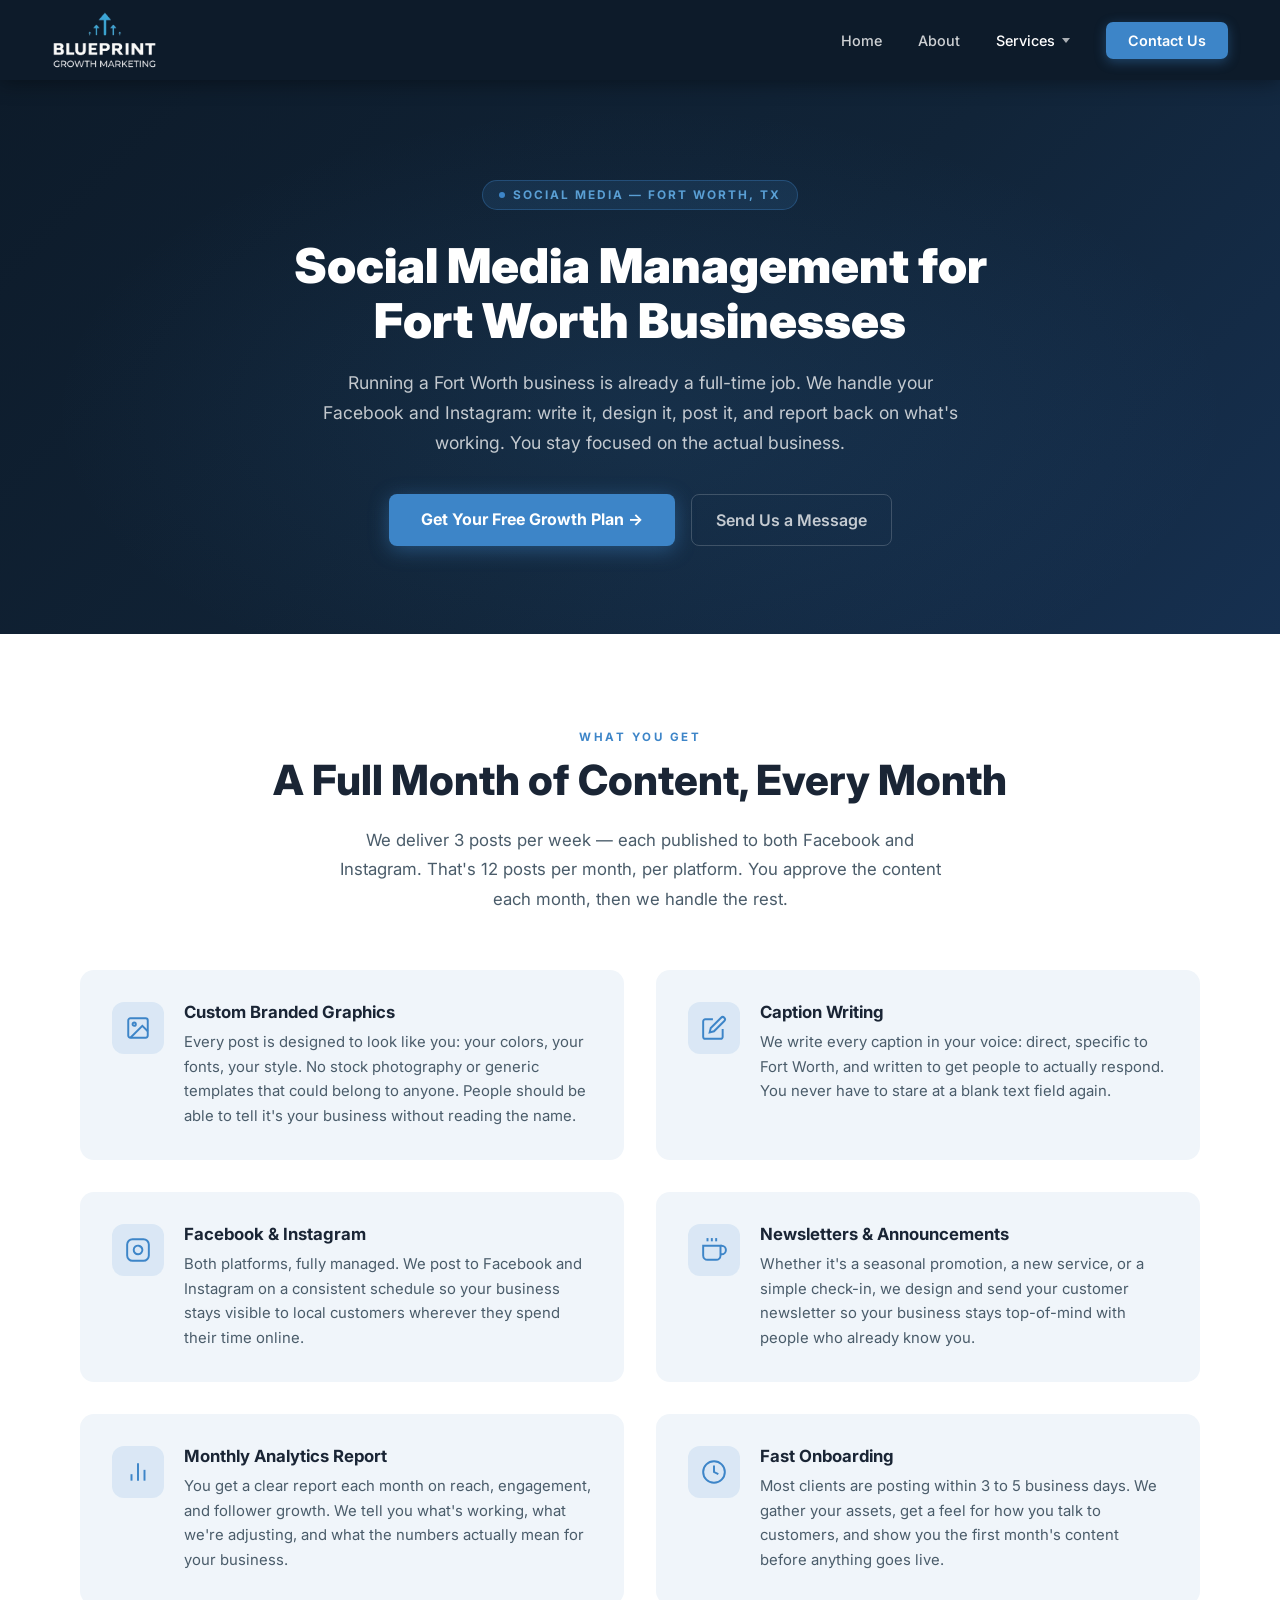
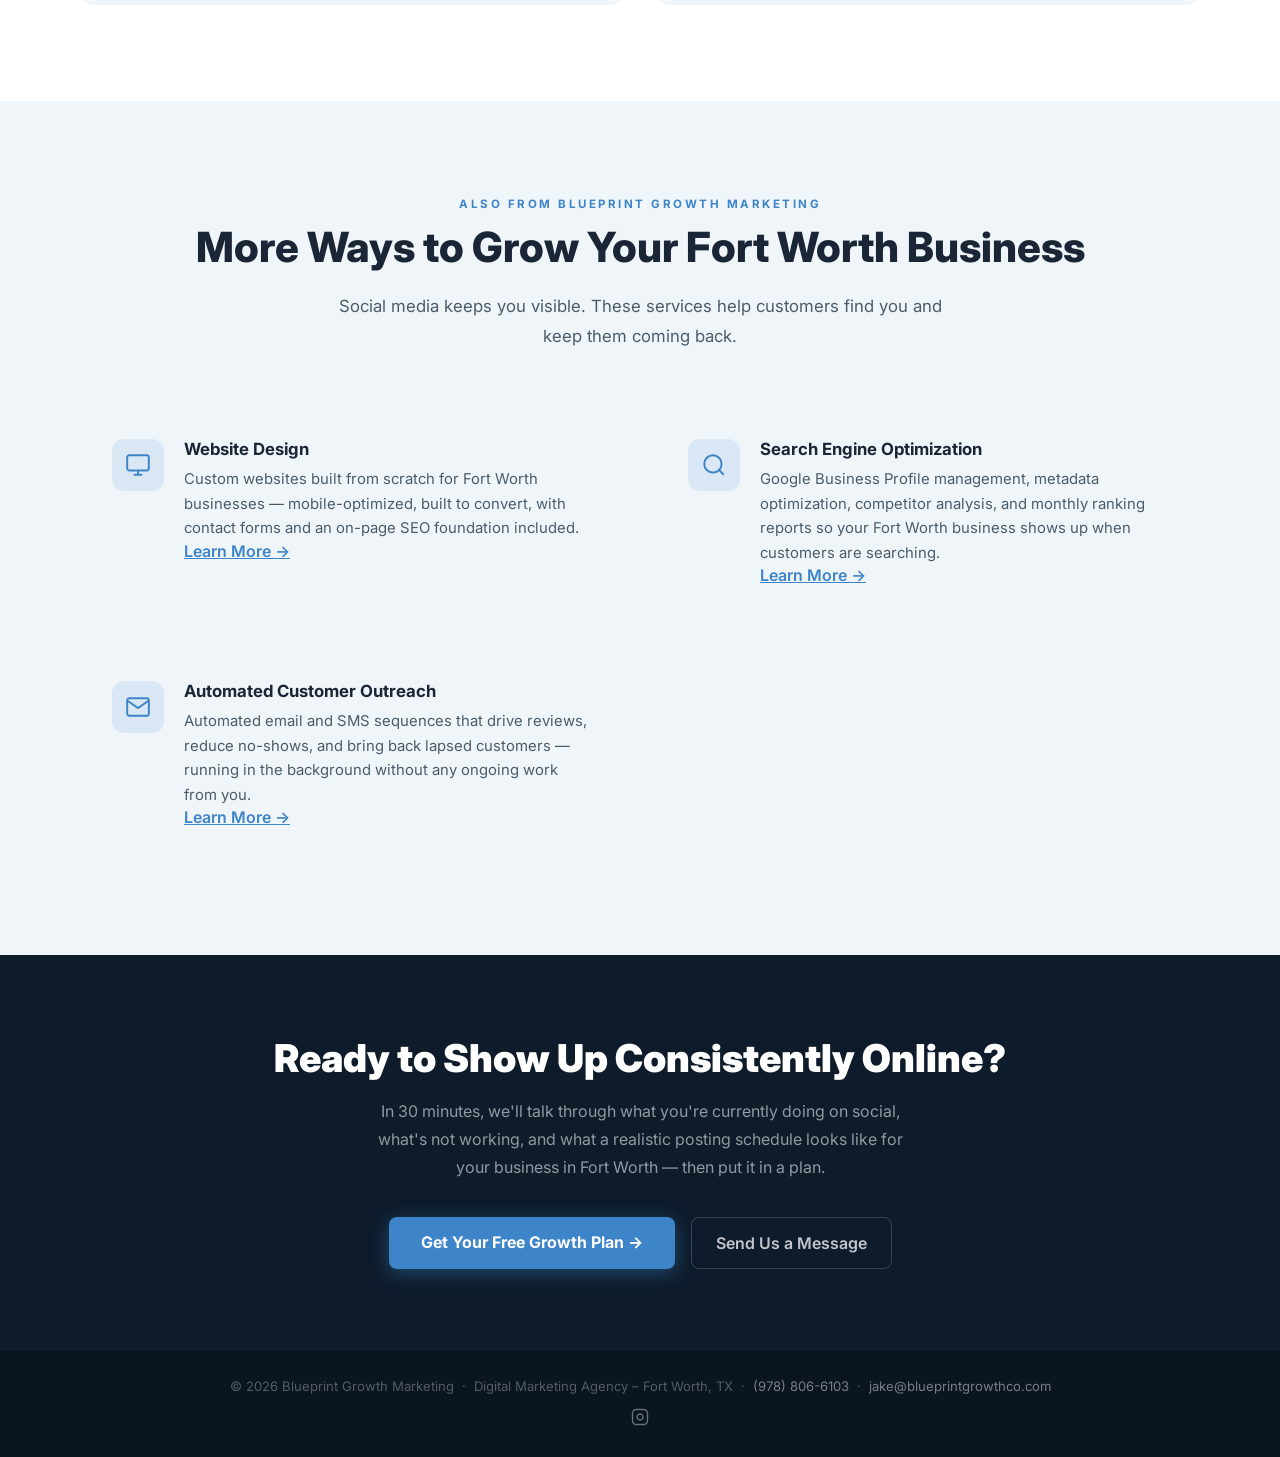
<file: social-media.html>
<!DOCTYPE html>
<html lang="en">
<head>
  <!-- Google Tag Manager -->
  <script>(function(w,d,s,l,i){w[l]=w[l]||[];w[l].push({'gtm.start':
  new Date().getTime(),event:'gtm.js'});var f=d.getElementsByTagName(s)[0],
  j=d.createElement(s),dl=l!='dataLayer'?'&l='+l:'';j.async=true;j.src=
  'https://www.googletagmanager.com/gtm.js?id='+i+dl;f.parentNode.insertBefore(j,f);
  })(window,document,'script','dataLayer','GTM-M3PWRDP8');</script>
  <!-- End Google Tag Manager -->
  <meta charset="UTF-8" />
  <meta name="viewport" content="width=device-width, initial-scale=1.0" />

  <title>Social Media Management Fort Worth TX | Blueprint Growth Marketing</title>
  <meta name="description" content="Social media management for Fort Worth businesses. 12 branded posts/month across Facebook & Instagram — custom graphics, captions & analytics. We handle it." />
  <meta name="keywords" content="social media management Fort Worth TX, Facebook marketing Fort Worth, Instagram management Fort Worth, social media agency Fort Worth Texas, local business social media DFW, branded content Fort Worth" />
  <meta name="author" content="Jake DiNatale, Blueprint Growth Marketing" />
  <meta name="robots" content="index, follow" />
  <link rel="canonical" href="https://www.blueprintgrowthco.com/social-media" />
  <meta name="geo.region" content="US-TX" />
  <meta name="geo.placename" content="Fort Worth, Texas" />
  <meta name="geo.position" content="32.7555;-97.3308" />
  <meta name="ICBM" content="32.7555, -97.3308" />
  <meta property="og:type" content="website" />
  <meta property="og:url" content="https://www.blueprintgrowthco.com/social-media" />
  <meta property="og:title" content="Social Media Management for Fort Worth Local Businesses | Blueprint Growth Marketing" />
  <meta property="og:description" content="Consistent, branded social media content for Fort Worth businesses. We handle Facebook and Instagram so you can focus on running your business." />
  <meta property="og:image" content="https://www.blueprintgrowthco.com/assets/images/logo.png" />
  <meta property="og:site_name" content="Blueprint Growth Marketing" />
  <meta property="og:locale" content="en_US" />

  <script type="application/ld+json">
  {
    "@context": "https://schema.org",
    "@type": "BreadcrumbList",
    "itemListElement": [
      { "@type": "ListItem", "position": 1, "name": "Home", "item": "https://www.blueprintgrowthco.com/" },
      { "@type": "ListItem", "position": 2, "name": "Social Media Management", "item": "https://www.blueprintgrowthco.com/social-media.html" }
    ]
  }
  </script>
  <script type="application/ld+json">
  {
    "@context": "https://schema.org",
    "@type": "Service",
    "name": "Social Media Management",
    "provider": {
      "@type": "LocalBusiness",
      "name": "Blueprint Growth Marketing",
      "url": "https://www.blueprintgrowthco.com",
      "telephone": "+1-978-806-6103",
      "email": "jake@blueprintgrowthco.com",
      "address": { "@type": "PostalAddress", "addressLocality": "Fort Worth", "addressRegion": "TX", "addressCountry": "US" }
    },
    "description": "Social media management for Fort Worth local businesses across Facebook and Instagram. Includes branded graphics, caption writing, hashtag research, and monthly analytics reporting.",
    "areaServed": { "@type": "City", "name": "Fort Worth", "sameAs": "https://en.wikipedia.org/wiki/Fort_Worth,_Texas" }
  }
  </script>
  <script type="application/ld+json">
  {
    "@context": "https://schema.org",
    "@type": "LocalBusiness",
    "name": "Blueprint Growth Marketing",
    "description": "Fort Worth digital marketing agency for local businesses. Local SEO, website design, social media management, and automated customer outreach.",
    "url": "https://www.blueprintgrowthco.com",
    "telephone": "+1-978-806-6103",
    "email": "jake@blueprintgrowthco.com",
    "address": { "@type": "PostalAddress", "addressLocality": "Fort Worth", "addressRegion": "TX", "addressCountry": "US" },
    "geo": { "@type": "GeoCoordinates", "latitude": 32.7555, "longitude": -97.3308 },
    "image": "https://www.blueprintgrowthco.com/assets/images/logo.png",
    "priceRange": "$",
    "openingHours": "Mo-Fr 09:00-18:00",
    "sameAs": ["https://www.instagram.com/blueprintgrowthfw/"]
  }
  </script>

  <script type="application/ld+json">
  {
    "@context": "https://schema.org",
    "@type": "FAQPage",
    "mainEntity": [
      {
        "@type": "Question",
        "name": "How many social media posts per month do I get?",
        "acceptedAnswer": {
          "@type": "Answer",
          "text": "You get 12 posts per month — 3 posts per week — published to both Facebook and Instagram. That's 12 posts per platform, per month."
        }
      },
      {
        "@type": "Question",
        "name": "Do I get to approve the content before it goes live?",
        "acceptedAnswer": {
          "@type": "Answer",
          "text": "Yes. You review the full month of content before anything is published. Once you approve, we handle the scheduling and posting."
        }
      },
      {
        "@type": "Question",
        "name": "What social media platforms do you manage?",
        "acceptedAnswer": {
          "@type": "Answer",
          "text": "We manage Facebook and Instagram. Both platforms are fully managed — custom graphics, captions, and consistent posting schedule included."
        }
      },
      {
        "@type": "Question",
        "name": "How quickly can we get started with social media management?",
        "acceptedAnswer": {
          "@type": "Answer",
          "text": "Most clients are posting within three to five business days. We gather your brand assets, get a feel for your voice, and show you the first month's content before anything goes live."
        }
      }
    ]
  }
  </script>

  <link rel="preload" as="style" href="https://fonts.googleapis.com/css2?family=Inter:wght@400;500;600;700;800;900&display=swap" />
  <link rel="preconnect" href="https://fonts.googleapis.com" />
  <link rel="preconnect" href="https://fonts.gstatic.com" crossorigin />
  <link href="https://fonts.googleapis.com/css2?family=Inter:wght@400;500;600;700;800;900&display=swap" rel="stylesheet" />
  <link rel="icon" href="assets/images/logo.png" type="image/png">
  <link rel="stylesheet" href="css/styles.css">
</head>
<body>
  <!-- Google Tag Manager (noscript) -->
  <noscript><iframe src="https://www.googletagmanager.com/ns.html?id=GTM-M3PWRDP8"
  height="0" width="0" style="display:none;visibility:hidden"></iframe></noscript>
  <!-- End Google Tag Manager (noscript) -->

<div id="progress-bar"></div>

<a href="https://calendly.com/jacobadinatale/30min" target="_blank" rel="noopener" id="float-cta">
  <svg viewBox="0 0 24 24"><path d="M8 6h13M8 12h13M8 18h13M3 6h.01M3 12h.01M3 18h.01"/></svg>
  Get Free Growth Plan
</a>

<!-- ══ NAV ══ -->
<nav id="mainNav">
  <a href="index.html" class="nav-logo">
    <img src="assets/images/logo.png" alt="Blueprint Growth Marketing – Digital Marketing Agency Fort Worth TX" width="1151" height="634" />
  </a>
  <ul class="nav-links">
    <li><a href="index.html">Home</a></li>
    <li><a href="about.html">About</a></li>
    <li class="has-dropdown">
      <a class="active" tabindex="0">Services</a>
      <ul class="nav-dropdown">
        <li><a href="website-design.html">Website Design</a></li>
        <li><a href="seo.html">Search Engine Optimization (SEO)</a></li>
        <li><a href="customer-outreach.html">Customer Outreach</a></li>
        <li><a href="social-media.html">Social Media</a></li>
      </ul>
    </li>
    <li><a href="contact.html" class="btn-nav">Contact Us</a></li>
  </ul>
  <button class="hamburger" aria-label="Open menu" aria-expanded="false">
    <span></span><span></span><span></span>
  </button>
  <div class="mobile-menu" id="mobileMenu" role="navigation">
    <a href="index.html">Home</a>
    <a href="about.html">About</a>
    <span class="mobile-menu-label">Services</span>
    <a href="website-design.html" class="mobile-sub">Website Design</a>
    <a href="seo.html" class="mobile-sub">Search Engine Optimization (SEO)</a>
    <a href="customer-outreach.html" class="mobile-sub">Customer Outreach</a>
    <a href="social-media.html" class="mobile-sub">Social Media</a>
    <a href="contact.html">Contact Us</a>
  </div>
</nav>

<!-- ══ HERO ══ -->
<section class="service-page-hero">
  <div class="service-page-hero-inner">
    <span class="hero-eyebrow">Social Media — Fort Worth, TX</span>
    <h1>Social Media Management for Fort Worth Businesses</h1>
    <p>Running a Fort Worth business is already a full-time job. We handle your Facebook and Instagram: write it, design it, post it, and report back on what's working. You stay focused on the actual business.</p>
    <div class="service-page-hero-btns">
      <a href="https://calendly.com/jacobadinatale/30min" target="_blank" rel="noopener" class="btn-primary">Get Your Free Growth Plan →</a>
      <a href="contact.html" class="btn-ghost">Send Us a Message</a>
    </div>
  </div>
</section>

<!-- ══ WHAT'S INCLUDED ══ -->
<section class="service-features">
  <div class="container">
    <span class="section-label reveal">What You Get</span>
    <h2 class="section-title reveal">A Full Month of Content, Every Month</h2>
    <p class="section-sub reveal">We deliver 3 posts per week — each published to both Facebook and Instagram. That's 12 posts per month, per platform. You approve the content each month, then we handle the rest.</p>

    <div class="service-features-grid">

      <div class="feature-item reveal">
        <div class="feature-icon">
          <svg viewBox="0 0 24 24"><rect x="3" y="3" width="18" height="18" rx="2"/><circle cx="8.5" cy="8.5" r="1.5"/><polyline points="21 15 16 10 5 21"/></svg>
        </div>
        <div class="feature-text">
          <h3>Custom Branded Graphics</h3>
          <p>Every post is designed to look like you: your colors, your fonts, your style. No stock photography or generic templates that could belong to anyone. People should be able to tell it's your business without reading the name.</p>
        </div>
      </div>

      <div class="feature-item reveal reveal-delay-1">
        <div class="feature-icon">
          <svg viewBox="0 0 24 24"><path d="M11 4H4a2 2 0 0 0-2 2v14a2 2 0 0 0 2 2h14a2 2 0 0 0 2-2v-7"/><path d="M18.5 2.5a2.121 2.121 0 0 1 3 3L12 15l-4 1 1-4 9.5-9.5z"/></svg>
        </div>
        <div class="feature-text">
          <h3>Caption Writing</h3>
          <p>We write every caption in your voice: direct, specific to Fort Worth, and written to get people to actually respond. You never have to stare at a blank text field again.</p>
        </div>
      </div>

      <div class="feature-item reveal reveal-delay-2">
        <div class="feature-icon">
          <svg viewBox="0 0 24 24"><rect x="2" y="2" width="20" height="20" rx="5" ry="5"/><path d="M16 11.37A4 4 0 1 1 12.63 8 4 4 0 0 1 16 11.37z"/><line x1="17.5" y1="6.5" x2="17.51" y2="6.5"/></svg>
        </div>
        <div class="feature-text">
          <h3>Facebook &amp; Instagram</h3>
          <p>Both platforms, fully managed. We post to Facebook and Instagram on a consistent schedule so your business stays visible to local customers wherever they spend their time online.</p>
        </div>
      </div>

      <div class="feature-item reveal reveal-delay-3">
        <div class="feature-icon">
          <svg viewBox="0 0 24 24"><path d="M18 8h1a4 4 0 0 1 0 8h-1"/><path d="M2 8h16v9a4 4 0 0 1-4 4H6a4 4 0 0 1-4-4V8z"/><line x1="6" y1="1" x2="6" y2="4"/><line x1="10" y1="1" x2="10" y2="4"/><line x1="14" y1="1" x2="14" y2="4"/></svg>
        </div>
        <div class="feature-text">
          <h3>Newsletters &amp; Announcements</h3>
          <p>Whether it's a seasonal promotion, a new service, or a simple check-in, we design and send your customer newsletter so your business stays top-of-mind with people who already know you.</p>
        </div>
      </div>

      <div class="feature-item reveal">
        <div class="feature-icon">
          <svg viewBox="0 0 24 24"><line x1="18" y1="20" x2="18" y2="10"/><line x1="12" y1="20" x2="12" y2="4"/><line x1="6" y1="20" x2="6" y2="14"/></svg>
        </div>
        <div class="feature-text">
          <h3>Monthly Analytics Report</h3>
          <p>You get a clear report each month on reach, engagement, and follower growth. We tell you what's working, what we're adjusting, and what the numbers actually mean for your business.</p>
        </div>
      </div>

      <div class="feature-item reveal reveal-delay-1">
        <div class="feature-icon">
          <svg viewBox="0 0 24 24"><circle cx="12" cy="12" r="10"/><polyline points="12 6 12 12 16 14"/></svg>
        </div>
        <div class="feature-text">
          <h3>Fast Onboarding</h3>
          <p>Most clients are posting within 3 to 5 business days. We gather your assets, get a feel for how you talk to customers, and show you the first month's content before anything goes live.</p>
        </div>
      </div>

    </div>
  </div>
</section>

<!-- ══ RELATED SERVICES ══ -->
<section class="service-features" style="background: var(--light);">
  <div class="container">
    <span class="section-label reveal">Also From Blueprint Growth Marketing</span>
    <h2 class="section-title reveal">More Ways to Grow Your Fort Worth Business</h2>
    <p class="section-sub reveal">Social media keeps you visible. These services help customers find you and keep them coming back.</p>
    <div class="service-features-grid">

      <div class="feature-item reveal">
        <div class="feature-icon">
          <svg viewBox="0 0 24 24"><rect x="2" y="3" width="20" height="14" rx="2"/><line x1="8" y1="21" x2="16" y2="21"/><line x1="12" y1="17" x2="12" y2="21"/></svg>
        </div>
        <div class="feature-text">
          <h3><a href="website-design.html" style="color: inherit; text-decoration: none;">Website Design</a></h3>
          <p>Custom websites built from scratch for Fort Worth businesses — mobile-optimized, built to convert, with contact forms and an on-page SEO foundation included.</p>
          <a href="website-design.html" style="color: var(--blue); font-weight: 600;">Learn More →</a>
        </div>
      </div>

      <div class="feature-item reveal reveal-delay-1">
        <div class="feature-icon">
          <svg viewBox="0 0 24 24"><circle cx="11" cy="11" r="8"/><line x1="21" y1="21" x2="16.65" y2="16.65"/></svg>
        </div>
        <div class="feature-text">
          <h3><a href="seo.html" style="color: inherit; text-decoration: none;">Search Engine Optimization</a></h3>
          <p>Google Business Profile management, metadata optimization, competitor analysis, and monthly ranking reports so your Fort Worth business shows up when customers are searching.</p>
          <a href="seo.html" style="color: var(--blue); font-weight: 600;">Learn More →</a>
        </div>
      </div>

      <div class="feature-item reveal reveal-delay-2">
        <div class="feature-icon">
          <svg viewBox="0 0 24 24"><path d="M4 4h16c1.1 0 2 .9 2 2v12c0 1.1-.9 2-2 2H4c-1.1 0-2-.9-2-2V6c0-1.1.9-2 2-2z"/><polyline points="22,6 12,13 2,6"/></svg>
        </div>
        <div class="feature-text">
          <h3><a href="customer-outreach.html" style="color: inherit; text-decoration: none;">Automated Customer Outreach</a></h3>
          <p>Automated email and SMS sequences that drive reviews, reduce no-shows, and bring back lapsed customers — running in the background without any ongoing work from you.</p>
          <a href="customer-outreach.html" style="color: var(--blue); font-weight: 600;">Learn More →</a>
        </div>
      </div>

    </div>
  </div>
</section>

<!-- ══ CTA STRIP ══ -->
<section class="cta-strip">
  <h2 class="reveal">Ready to Show Up Consistently Online?</h2>
  <p class="reveal">In 30 minutes, we'll talk through what you're currently doing on social, what's not working, and what a realistic posting schedule looks like for your business in Fort Worth — then put it in a plan.</p>
  <div class="cta-strip-btns reveal">
    <a href="https://calendly.com/jacobadinatale/30min" target="_blank" rel="noopener" class="btn-primary">Get Your Free Growth Plan →</a>
    <a href="contact.html" class="btn-ghost">Send Us a Message</a>
  </div>
</section>

<!-- ══ FOOTER ══ -->
<footer>
  <p>&copy; 2026 Blueprint Growth Marketing &nbsp;·&nbsp; Digital Marketing Agency – Fort Worth, TX &nbsp;·&nbsp; <a href="tel:9788066103">(978) 806-6103</a> &nbsp;·&nbsp; <a href="mailto:jake@blueprintgrowthco.com">jake@blueprintgrowthco.com</a></p>
  <a href="https://www.instagram.com/blueprintgrowthfw/" target="_blank" rel="noopener" class="footer-instagram" aria-label="Blueprint Growth Marketing on Instagram">
    <svg viewBox="0 0 24 24"><rect x="2" y="2" width="20" height="20" rx="5" ry="5"/><path d="M16 11.37A4 4 0 1 1 12.63 8 4 4 0 0 1 16 11.37z"/><line x1="17.5" y1="6.5" x2="17.51" y2="6.5"/></svg>
  </a>
</footer>

<script src="js/main.js"></script>

</body>
</html>
</file>
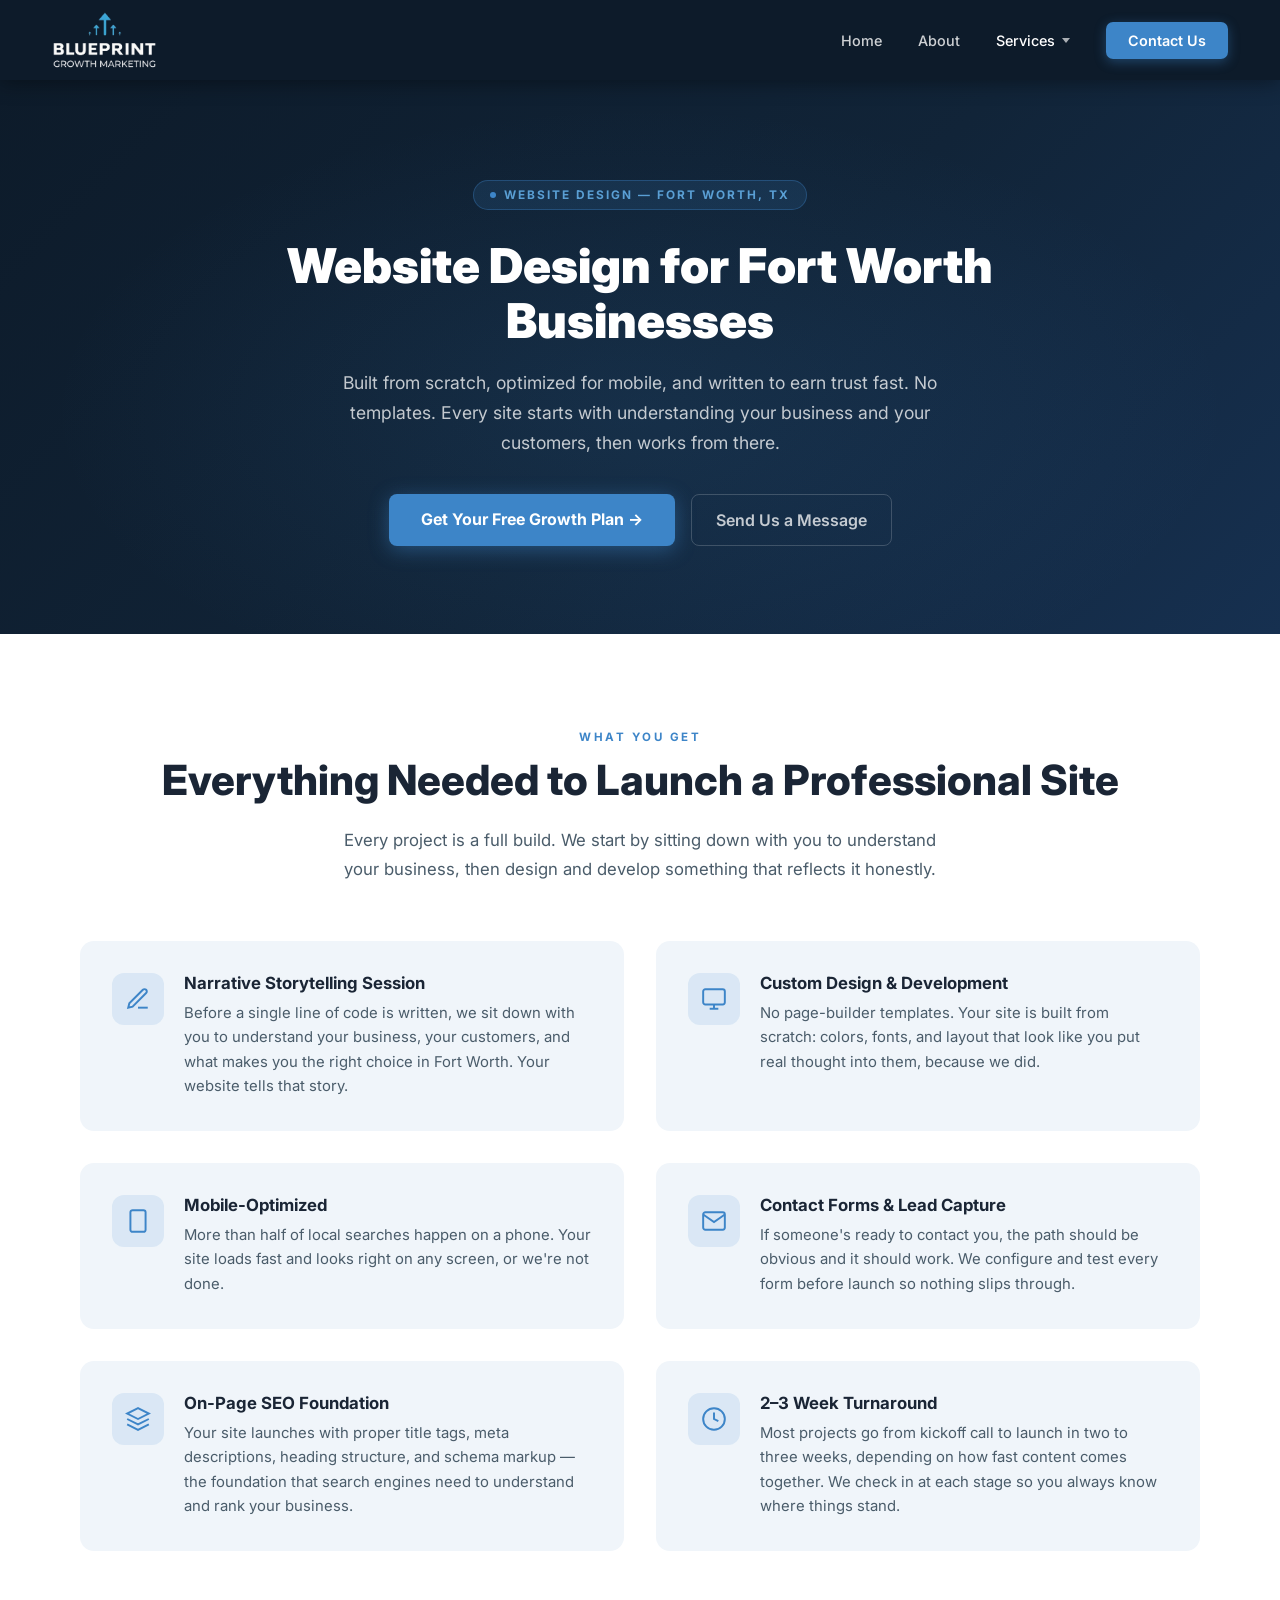
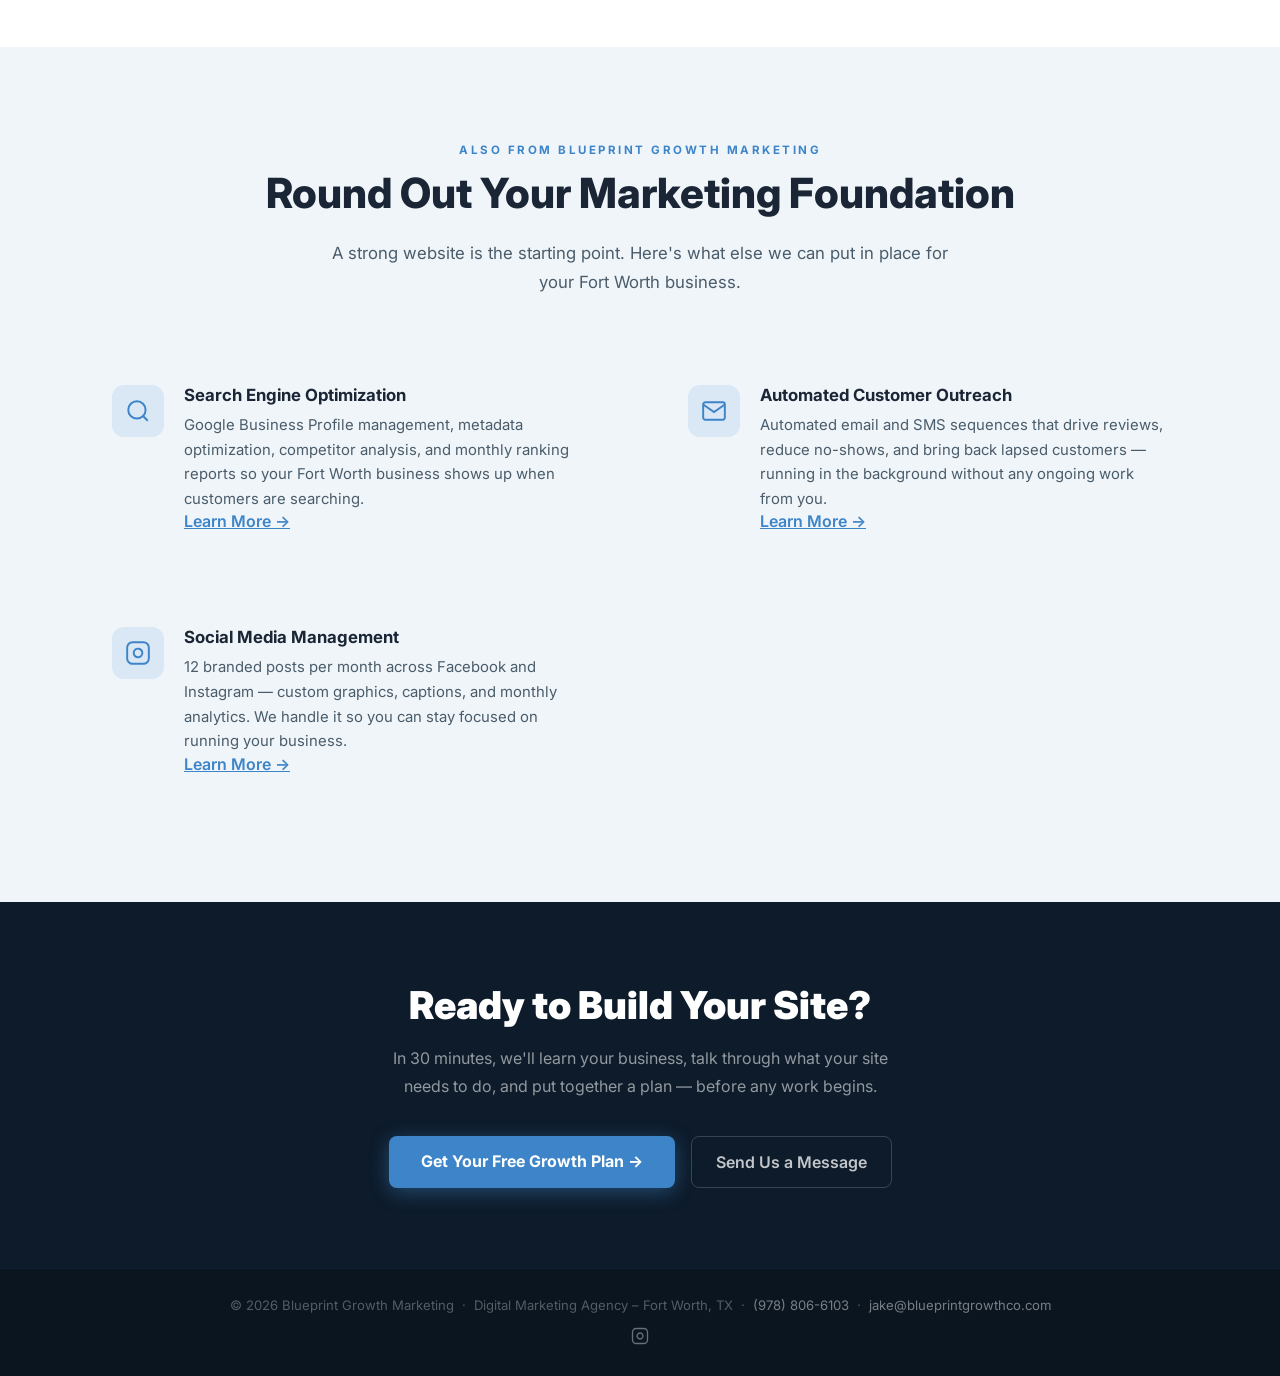
<file: website-design.html>
<!DOCTYPE html>
<html lang="en">
<head>
  <!-- Google Tag Manager -->
  <script>(function(w,d,s,l,i){w[l]=w[l]||[];w[l].push({'gtm.start':
  new Date().getTime(),event:'gtm.js'});var f=d.getElementsByTagName(s)[0],
  j=d.createElement(s),dl=l!='dataLayer'?'&l='+l:'';j.async=true;j.src=
  'https://www.googletagmanager.com/gtm.js?id='+i+dl;f.parentNode.insertBefore(j,f);
  })(window,document,'script','dataLayer','GTM-M3PWRDP8');</script>
  <!-- End Google Tag Manager -->
  <meta charset="UTF-8" />
  <meta name="viewport" content="width=device-width, initial-scale=1.0" />

  <title>Website Design Fort Worth TX | Blueprint Growth Marketing</title>
  <meta name="description" content="Custom website design for Fort Worth small businesses. Mobile-optimized, built to convert, with branded design, contact forms & on-page SEO included. $599 one-time." />
  <meta name="keywords" content="website design Fort Worth TX, local business website Fort Worth, custom website Fort Worth Texas, web design Tarrant County, professional website Fort Worth, local business website design DFW" />
  <meta name="author" content="Jake DiNatale, Blueprint Growth Marketing" />
  <meta name="robots" content="index, follow" />
  <link rel="canonical" href="https://www.blueprintgrowthco.com/website-design" />
  <meta name="geo.region" content="US-TX" />
  <meta name="geo.placename" content="Fort Worth, Texas" />
  <meta name="geo.position" content="32.7555;-97.3308" />
  <meta name="ICBM" content="32.7555, -97.3308" />
  <meta property="og:type" content="website" />
  <meta property="og:url" content="https://www.blueprintgrowthco.com/website-design" />
  <meta property="og:title" content="Website Design for Fort Worth Local Businesses | Blueprint Growth Marketing" />
  <meta property="og:description" content="Custom websites built to convert for Fort Worth local businesses. Professional design, mobile-optimized, contact forms enabled, and built for local search." />
  <meta property="og:image" content="https://www.blueprintgrowthco.com/assets/images/logo.png" />
  <meta property="og:site_name" content="Blueprint Growth Marketing" />
  <meta property="og:locale" content="en_US" />

  <script type="application/ld+json">
  {
    "@context": "https://schema.org",
    "@type": "BreadcrumbList",
    "itemListElement": [
      { "@type": "ListItem", "position": 1, "name": "Home", "item": "https://www.blueprintgrowthco.com/" },
      { "@type": "ListItem", "position": 2, "name": "Website Design", "item": "https://www.blueprintgrowthco.com/website-design.html" }
    ]
  }
  </script>
  <script type="application/ld+json">
  {
    "@context": "https://schema.org",
    "@type": "Service",
    "name": "Website Design",
    "provider": {
      "@type": "LocalBusiness",
      "name": "Blueprint Growth Marketing",
      "url": "https://www.blueprintgrowthco.com",
      "telephone": "+1-978-806-6103",
      "email": "jake@blueprintgrowthco.com",
      "address": { "@type": "PostalAddress", "addressLocality": "Fort Worth", "addressRegion": "TX", "addressCountry": "US" }
    },
    "description": "Custom website design for Fort Worth local businesses. Includes branded design, mobile optimization, contact forms, and a narrative storytelling session.",
    "areaServed": { "@type": "City", "name": "Fort Worth", "sameAs": "https://en.wikipedia.org/wiki/Fort_Worth,_Texas" }
  }
  </script>
  <script type="application/ld+json">
  {
    "@context": "https://schema.org",
    "@type": "LocalBusiness",
    "name": "Blueprint Growth Marketing",
    "description": "Fort Worth digital marketing agency for local businesses. Local SEO, website design, social media management, and automated customer outreach.",
    "url": "https://www.blueprintgrowthco.com",
    "telephone": "+1-978-806-6103",
    "email": "jake@blueprintgrowthco.com",
    "address": { "@type": "PostalAddress", "addressLocality": "Fort Worth", "addressRegion": "TX", "addressCountry": "US" },
    "geo": { "@type": "GeoCoordinates", "latitude": 32.7555, "longitude": -97.3308 },
    "image": "https://www.blueprintgrowthco.com/assets/images/logo.png",
    "priceRange": "$",
    "openingHours": "Mo-Fr 09:00-18:00",
    "sameAs": ["https://www.instagram.com/blueprintgrowthfw/"]
  }
  </script>

  <script type="application/ld+json">
  {
    "@context": "https://schema.org",
    "@type": "FAQPage",
    "mainEntity": [
      {
        "@type": "Question",
        "name": "How long does it take to build a website?",
        "acceptedAnswer": {
          "@type": "Answer",
          "text": "Most projects go from kickoff call to launch in two to three weeks, depending on how quickly content comes together. We check in at each stage so you always know where things stand."
        }
      },
      {
        "@type": "Question",
        "name": "Do you use templates?",
        "acceptedAnswer": {
          "@type": "Answer",
          "text": "No. Every site is built from scratch — custom design, custom code. No page-builder templates or themes that could belong to anyone."
        }
      },
      {
        "@type": "Question",
        "name": "What is included in the website design service?",
        "acceptedAnswer": {
          "@type": "Answer",
          "text": "Every project includes a narrative storytelling session, custom design and development, mobile optimization, contact forms and lead capture, and an on-page SEO foundation with title tags, meta descriptions, and schema markup."
        }
      },
      {
        "@type": "Question",
        "name": "Is there a long-term contract?",
        "acceptedAnswer": {
          "@type": "Answer",
          "text": "No. There are no long-term contracts. All plans are month-to-month and you can cancel anytime."
        }
      }
    ]
  }
  </script>

  <link rel="preload" as="style" href="https://fonts.googleapis.com/css2?family=Inter:wght@400;500;600;700;800;900&display=swap" />
  <link rel="preconnect" href="https://fonts.googleapis.com" />
  <link rel="preconnect" href="https://fonts.gstatic.com" crossorigin />
  <link href="https://fonts.googleapis.com/css2?family=Inter:wght@400;500;600;700;800;900&display=swap" rel="stylesheet" />
  <link rel="icon" href="assets/images/logo.png" type="image/png">
  <link rel="stylesheet" href="css/styles.css">
</head>
<body>
  <!-- Google Tag Manager (noscript) -->
  <noscript><iframe src="https://www.googletagmanager.com/ns.html?id=GTM-M3PWRDP8"
  height="0" width="0" style="display:none;visibility:hidden"></iframe></noscript>
  <!-- End Google Tag Manager (noscript) -->

<div id="progress-bar"></div>

<a href="https://calendly.com/jacobadinatale/30min" target="_blank" rel="noopener" id="float-cta">
  <svg viewBox="0 0 24 24"><path d="M8 6h13M8 12h13M8 18h13M3 6h.01M3 12h.01M3 18h.01"/></svg>
  Get Free Growth Plan
</a>

<!-- ══ NAV ══ -->
<nav id="mainNav">
  <a href="index.html" class="nav-logo">
    <img src="assets/images/logo.png" alt="Blueprint Growth Marketing – Digital Marketing Agency Fort Worth TX" width="1151" height="634" />
  </a>
  <ul class="nav-links">
    <li><a href="index.html">Home</a></li>
    <li><a href="about.html">About</a></li>
    <li class="has-dropdown">
      <a class="active" tabindex="0">Services</a>
      <ul class="nav-dropdown">
        <li><a href="website-design.html">Website Design</a></li>
        <li><a href="seo.html">Search Engine Optimization (SEO)</a></li>
        <li><a href="customer-outreach.html">Customer Outreach</a></li>
        <li><a href="social-media.html">Social Media</a></li>
      </ul>
    </li>
    <li><a href="contact.html" class="btn-nav">Contact Us</a></li>
  </ul>
  <button class="hamburger" aria-label="Open menu" aria-expanded="false">
    <span></span><span></span><span></span>
  </button>
  <div class="mobile-menu" id="mobileMenu" role="navigation">
    <a href="index.html">Home</a>
    <a href="about.html">About</a>
    <span class="mobile-menu-label">Services</span>
    <a href="website-design.html" class="mobile-sub">Website Design</a>
    <a href="seo.html" class="mobile-sub">Search Engine Optimization (SEO)</a>
    <a href="customer-outreach.html" class="mobile-sub">Customer Outreach</a>
    <a href="social-media.html" class="mobile-sub">Social Media</a>
    <a href="contact.html">Contact Us</a>
  </div>
</nav>

<!-- ══ HERO ══ -->
<section class="service-page-hero">
  <div class="service-page-hero-inner">
    <span class="hero-eyebrow">Website Design — Fort Worth, TX</span>
    <h1>Website Design for Fort Worth Businesses</h1>
    <p>Built from scratch, optimized for mobile, and written to earn trust fast. No templates. Every site starts with understanding your business and your customers, then works from there.</p>
    <div class="service-page-hero-btns">
      <a href="https://calendly.com/jacobadinatale/30min" target="_blank" rel="noopener" class="btn-primary">Get Your Free Growth Plan →</a>
      <a href="contact.html" class="btn-ghost">Send Us a Message</a>
    </div>
  </div>
</section>

<!-- ══ WHAT'S INCLUDED ══ -->
<section class="service-features">
  <div class="container">
    <span class="section-label reveal">What You Get</span>
    <h2 class="section-title reveal">Everything Needed to Launch a Professional Site</h2>
    <p class="section-sub reveal">Every project is a full build. We start by sitting down with you to understand your business, then design and develop something that reflects it honestly.</p>

    <div class="service-features-grid">

      <div class="feature-item reveal">
        <div class="feature-icon">
          <svg viewBox="0 0 24 24"><path d="M12 20h9"/><path d="M16.5 3.5a2.121 2.121 0 0 1 3 3L7 19l-4 1 1-4L16.5 3.5z"/></svg>
        </div>
        <div class="feature-text">
          <h3>Narrative Storytelling Session</h3>
          <p>Before a single line of code is written, we sit down with you to understand your business, your customers, and what makes you the right choice in Fort Worth. Your website tells that story.</p>
        </div>
      </div>

      <div class="feature-item reveal reveal-delay-1">
        <div class="feature-icon">
          <svg viewBox="0 0 24 24"><rect x="2" y="3" width="20" height="14" rx="2"/><line x1="8" y1="21" x2="16" y2="21"/><line x1="12" y1="17" x2="12" y2="21"/></svg>
        </div>
        <div class="feature-text">
          <h3>Custom Design &amp; Development</h3>
          <p>No page-builder templates. Your site is built from scratch: colors, fonts, and layout that look like you put real thought into them, because we did.</p>
        </div>
      </div>

      <div class="feature-item reveal reveal-delay-2">
        <div class="feature-icon">
          <svg viewBox="0 0 24 24"><rect x="5" y="2" width="14" height="20" rx="2"/><line x1="12" y1="18" x2="12.01" y2="18"/></svg>
        </div>
        <div class="feature-text">
          <h3>Mobile-Optimized</h3>
          <p>More than half of local searches happen on a phone. Your site loads fast and looks right on any screen, or we're not done.</p>
        </div>
      </div>

      <div class="feature-item reveal reveal-delay-3">
        <div class="feature-icon">
          <svg viewBox="0 0 24 24"><path d="M4 4h16c1.1 0 2 .9 2 2v12c0 1.1-.9 2-2 2H4c-1.1 0-2-.9-2-2V6c0-1.1.9-2 2-2z"/><polyline points="22,6 12,13 2,6"/></svg>
        </div>
        <div class="feature-text">
          <h3>Contact Forms &amp; Lead Capture</h3>
          <p>If someone's ready to contact you, the path should be obvious and it should work. We configure and test every form before launch so nothing slips through.</p>
        </div>
      </div>

      <div class="feature-item reveal">
        <div class="feature-icon">
          <svg viewBox="0 0 24 24"><path d="M12 2L2 7l10 5 10-5-10-5z"/><path d="M2 17l10 5 10-5"/><path d="M2 12l10 5 10-5"/></svg>
        </div>
        <div class="feature-text">
          <h3>On-Page SEO Foundation</h3>
          <p>Your site launches with proper title tags, meta descriptions, heading structure, and schema markup — the foundation that search engines need to understand and rank your business.</p>
        </div>
      </div>

      <div class="feature-item reveal reveal-delay-1">
        <div class="feature-icon">
          <svg viewBox="0 0 24 24"><circle cx="12" cy="12" r="10"/><polyline points="12 6 12 12 16 14"/></svg>
        </div>
        <div class="feature-text">
          <h3>2–3 Week Turnaround</h3>
          <p>Most projects go from kickoff call to launch in two to three weeks, depending on how fast content comes together. We check in at each stage so you always know where things stand.</p>
        </div>
      </div>

    </div>
  </div>
</section>

<!-- ══ RELATED SERVICES ══ -->
<section class="service-features" style="background: var(--light);">
  <div class="container">
    <span class="section-label reveal">Also From Blueprint Growth Marketing</span>
    <h2 class="section-title reveal">Round Out Your Marketing Foundation</h2>
    <p class="section-sub reveal">A strong website is the starting point. Here's what else we can put in place for your Fort Worth business.</p>
    <div class="service-features-grid">

      <div class="feature-item reveal">
        <div class="feature-icon">
          <svg viewBox="0 0 24 24"><circle cx="11" cy="11" r="8"/><line x1="21" y1="21" x2="16.65" y2="16.65"/></svg>
        </div>
        <div class="feature-text">
          <h3><a href="seo.html" style="color: inherit; text-decoration: none;">Search Engine Optimization</a></h3>
          <p>Google Business Profile management, metadata optimization, competitor analysis, and monthly ranking reports so your Fort Worth business shows up when customers are searching.</p>
          <a href="seo.html" style="color: var(--blue); font-weight: 600;">Learn More →</a>
        </div>
      </div>

      <div class="feature-item reveal reveal-delay-1">
        <div class="feature-icon">
          <svg viewBox="0 0 24 24"><path d="M4 4h16c1.1 0 2 .9 2 2v12c0 1.1-.9 2-2 2H4c-1.1 0-2-.9-2-2V6c0-1.1.9-2 2-2z"/><polyline points="22,6 12,13 2,6"/></svg>
        </div>
        <div class="feature-text">
          <h3><a href="customer-outreach.html" style="color: inherit; text-decoration: none;">Automated Customer Outreach</a></h3>
          <p>Automated email and SMS sequences that drive reviews, reduce no-shows, and bring back lapsed customers — running in the background without any ongoing work from you.</p>
          <a href="customer-outreach.html" style="color: var(--blue); font-weight: 600;">Learn More →</a>
        </div>
      </div>

      <div class="feature-item reveal reveal-delay-2">
        <div class="feature-icon">
          <svg viewBox="0 0 24 24"><rect x="2" y="2" width="20" height="20" rx="5" ry="5"/><path d="M16 11.37A4 4 0 1 1 12.63 8 4 4 0 0 1 16 11.37z"/><line x1="17.5" y1="6.5" x2="17.51" y2="6.5"/></svg>
        </div>
        <div class="feature-text">
          <h3><a href="social-media.html" style="color: inherit; text-decoration: none;">Social Media Management</a></h3>
          <p>12 branded posts per month across Facebook and Instagram — custom graphics, captions, and monthly analytics. We handle it so you can stay focused on running your business.</p>
          <a href="social-media.html" style="color: var(--blue); font-weight: 600;">Learn More →</a>
        </div>
      </div>

    </div>
  </div>
</section>

<!-- ══ CTA STRIP ══ -->
<section class="cta-strip">
  <h2 class="reveal">Ready to Build Your Site?</h2>
  <p class="reveal">In 30 minutes, we'll learn your business, talk through what your site needs to do, and put together a plan — before any work begins.</p>
  <div class="cta-strip-btns reveal">
    <a href="https://calendly.com/jacobadinatale/30min" target="_blank" rel="noopener" class="btn-primary">Get Your Free Growth Plan →</a>
    <a href="contact.html" class="btn-ghost">Send Us a Message</a>
  </div>
</section>

<!-- ══ FOOTER ══ -->
<footer>
  <p>&copy; 2026 Blueprint Growth Marketing &nbsp;·&nbsp; Digital Marketing Agency – Fort Worth, TX &nbsp;·&nbsp; <a href="tel:9788066103">(978) 806-6103</a> &nbsp;·&nbsp; <a href="mailto:jake@blueprintgrowthco.com">jake@blueprintgrowthco.com</a></p>
  <a href="https://www.instagram.com/blueprintgrowthfw/" target="_blank" rel="noopener" class="footer-instagram" aria-label="Blueprint Growth Marketing on Instagram">
    <svg viewBox="0 0 24 24"><rect x="2" y="2" width="20" height="20" rx="5" ry="5"/><path d="M16 11.37A4 4 0 1 1 12.63 8 4 4 0 0 1 16 11.37z"/><line x1="17.5" y1="6.5" x2="17.51" y2="6.5"/></svg>
  </a>
</footer>

<script src="js/main.js"></script>

</body>
</html>
</file>
<file: css/styles.css>
/* ── RESET ── */
*, *::before, *::after {
  box-sizing: border-box;
  margin: 0;
  padding: 0;
}

/* ── VARIABLES ── */
:root {
  --navy:    #0d1b2a;
  --navy2:   #112236;
  --navy3:   #0a1520;
  --blue:    #3d85c8;
  --blue-h:  #2d72b8;
  --blue-lt: #5a9fd4;
  --white:   #ffffff;
  --light:   #f0f5fa;
  --light2:  #e4eef7;
  --text:    #1a2535;
  --text-2:  #4a5c6a;
}

/* ── FONTS ── */
@import url('https://fonts.googleapis.com/css2?family=Inter:wght@400;500;600;700;800;900&display=swap');

html {
  scroll-behavior: smooth;
}

body {
  font-family: 'Inter', sans-serif;
  color: var(--text);
  background: var(--white);
  overflow-x: hidden;
}

/* ── SCROLL PROGRESS ── */
#progress-bar {
  position: fixed;
  top: 0;
  left: 0;
  height: 3px;
  width: 0%;
  background: linear-gradient(90deg, var(--blue), var(--blue-lt));
  z-index: 9999;
  transition: width .1s linear;
}

/* ── FLOAT CTA ── */
#float-cta {
  position: fixed;
  bottom: 28px;
  right: 28px;
  z-index: 900;
  display: flex;
  align-items: center;
  gap: 10px;
  background: var(--blue);
  color: var(--white);
  padding: 14px 22px;
  border-radius: 50px;
  font-size: .88rem;
  font-weight: 700;
  text-decoration: none;
  box-shadow: 0 6px 28px rgba(61,133,200,.5);
  opacity: 0;
  transform: translateY(16px);
  transition: opacity .3s, transform .3s, background .2s;
}

#float-cta.visible {
  opacity: 1;
  transform: translateY(0);
}

#float-cta:hover {
  background: var(--blue-h);
}

#float-cta svg {
  width: 18px;
  height: 18px;
  stroke: currentColor;
  fill: none;
  stroke-width: 2;
}

/* ── NAV ── */
nav {
  position: sticky;
  top: 0;
  z-index: 1000;
  background: var(--navy);
  display: flex;
  align-items: center;
  justify-content: space-between;
  padding: 0 52px;
  height: 80px;
  box-shadow: 0 2px 20px rgba(0,0,0,.4);
  transition: height .3s, box-shadow .3s;
}

nav.scrolled {
  height: 64px;
  box-shadow: 0 4px 28px rgba(0,0,0,.5);
}

.nav-logo {
  text-decoration: none;
  display: flex;
  align-items: center;
}

.nav-logo img {
  height: 58px;
  width: auto;
  display: block;
  transition: height .3s;
}

nav.scrolled .nav-logo img {
  height: 46px;
  width: auto;
}

.nav-links {
  display: flex;
  align-items: center;
  gap: 36px;
  list-style: none;
}

.nav-links a {
  color: rgba(255,255,255,.8);
  text-decoration: none;
  font-size: .9rem;
  font-weight: 500;
  transition: color .2s;
}

.nav-links a:hover {
  color: var(--white);
}

.nav-links a.active {
  color: var(--white);
}

.btn-nav {
  background: var(--blue);
  color: var(--white) !important;
  padding: 10px 22px;
  border-radius: 7px;
  font-weight: 600 !important;
  transition: background .2s, transform .15s !important;
  box-shadow: 0 3px 12px rgba(61,133,200,.4);
}

.btn-nav:hover {
  background: var(--blue-h) !important;
  transform: translateY(-1px) !important;
}

.hamburger {
  display: none;
  flex-direction: column;
  gap: 5px;
  cursor: pointer;
  background: none;
  border: none;
  padding: 4px;
}

.hamburger span {
  display: block;
  width: 26px;
  height: 2px;
  background: var(--white);
  border-radius: 2px;
  pointer-events: none;
}

.mobile-menu {
  display: none;
  position: absolute;
  top: 100%;
  left: 0;
  right: 0;
  background: var(--navy2);
  padding: 24px 48px;
  flex-direction: column;
  gap: 20px;
  box-shadow: 0 8px 24px rgba(0,0,0,.3);
}

.mobile-menu a {
  color: rgba(255,255,255,.85);
  text-decoration: none;
  font-size: 1rem;
  font-weight: 500;
}

.mobile-menu.open {
  display: flex;
}

/* ── NAV DROPDOWN ── */
.nav-links li.has-dropdown {
  position: relative;
}

.nav-links li.has-dropdown > a {
  display: flex;
  align-items: center;
  gap: 4px;
  cursor: default;
}

.nav-links li.has-dropdown > a::after {
  content: '';
  display: inline-block;
  width: 0;
  height: 0;
  border-left: 4px solid transparent;
  border-right: 4px solid transparent;
  border-top: 5px solid rgba(255,255,255,.65);
  margin-left: 3px;
  transition: transform .2s;
}

.nav-links li.has-dropdown:hover > a::after {
  transform: rotate(180deg);
}

.nav-dropdown {
  /* Use opacity/visibility so transition-delay works on hide */
  opacity: 0;
  visibility: hidden;
  pointer-events: none;
  position: absolute;
  /* Flush to nav bottom — no gap for the mouse to escape through */
  top: 100%;
  left: 50%;
  transform: translateX(-50%);
  background: var(--navy2);
  min-width: 210px;
  border-radius: 0 0 10px 10px;
  box-shadow: 0 8px 32px rgba(0,0,0,.35);
  /* Extra top padding bridges the visual gap without a physical gap */
  padding: 10px 0 8px;
  list-style: none;
  z-index: 999;
  border: 1px solid rgba(255,255,255,.08);
  border-top: none;
  /* Show instantly, hide with a 120ms delay so cursor can reach the menu */
  transition: opacity .15s ease, visibility 0s linear .12s;
}

.nav-links li.has-dropdown:hover .nav-dropdown {
  opacity: 1;
  visibility: visible;
  pointer-events: auto;
  /* Remove delay when showing */
  transition: opacity .15s ease, visibility 0s linear 0s;
}

.nav-dropdown li {
  list-style: none;
}

.nav-dropdown a {
  display: block;
  padding: 10px 20px;
  font-size: .875rem;
  font-weight: 500;
  color: rgba(255,255,255,.75) !important;
  white-space: nowrap;
  transition: background .15s, color .15s;
}

.nav-dropdown a:hover {
  background: rgba(255,255,255,.07);
  color: var(--white) !important;
}

/* Mobile menu sub-items */
.mobile-menu-label {
  color: rgba(255,255,255,.4);
  font-size: .72rem;
  font-weight: 700;
  text-transform: uppercase;
  letter-spacing: .1em;
  margin-top: 4px;
  margin-bottom: -4px;
  pointer-events: none;
}

.mobile-sub {
  padding-left: 14px !important;
  font-size: .93rem !important;
  color: rgba(255,255,255,.65) !important;
}

/* ── SERVICE PAGE ── */
.service-page-hero {
  background: linear-gradient(135deg, var(--navy) 0%, #112438 55%, #163050 100%);
  padding: 100px 52px 88px;
  text-align: center;
  position: relative;
  overflow: hidden;
}

.service-page-hero::after {
  content: '';
  position: absolute;
  inset: 0;
  background: radial-gradient(ellipse at 50% 60%, rgba(61,133,200,.12) 0%, transparent 65%);
  pointer-events: none;
}

.service-page-hero-inner {
  position: relative;
  z-index: 1;
  max-width: 760px;
  margin: 0 auto;
}

.service-page-hero-inner h1 {
  font-size: clamp(2rem, 5vw, 3rem);
  font-weight: 900;
  color: var(--white);
  line-height: 1.15;
  margin-bottom: 20px;
}

.service-page-hero-inner p {
  font-size: 1.1rem;
  color: rgba(255,255,255,.75);
  line-height: 1.7;
  margin-bottom: 36px;
  max-width: 640px;
  margin-left: auto;
  margin-right: auto;
}

.service-page-hero-btns {
  display: flex;
  gap: 16px;
  justify-content: center;
  flex-wrap: wrap;
}

/* Service page features section */
.service-features {
  padding: 96px 52px;
  background: var(--white);
}

.service-features-grid {
  display: grid;
  grid-template-columns: repeat(2, 1fr);
  gap: 32px;
  margin-top: 56px;
}

.feature-item {
  display: flex;
  gap: 20px;
  align-items: flex-start;
  padding: 32px;
  background: var(--light);
  border-radius: 14px;
  transition: transform .25s, box-shadow .25s;
}

.feature-item:hover {
  transform: translateY(-4px);
  box-shadow: 0 12px 36px rgba(13,27,42,.08);
}

.feature-icon {
  flex-shrink: 0;
  width: 52px;
  height: 52px;
  border-radius: 12px;
  background: rgba(61,133,200,.12);
  display: flex;
  align-items: center;
  justify-content: center;
}

.feature-icon svg {
  width: 26px;
  height: 26px;
  stroke: var(--blue);
  fill: none;
  stroke-width: 1.8;
}

.feature-text h3 {
  font-size: 1.05rem;
  font-weight: 700;
  color: var(--text);
  margin-bottom: 8px;
}

.feature-text p {
  font-size: .93rem;
  color: var(--text-2);
  line-height: 1.65;
}

/* Pricing callout */
.pricing-callout {
  background: var(--navy);
  padding: 80px 52px;
  text-align: center;
}

.pricing-card-single {
  display: inline-block;
  background: var(--navy2);
  border: 1px solid rgba(61,133,200,.3);
  border-radius: 20px;
  padding: 52px 64px;
  max-width: 480px;
  width: 100%;
}

.pricing-card-single .price-label {
  font-size: .8rem;
  font-weight: 700;
  text-transform: uppercase;
  letter-spacing: .1em;
  color: var(--blue-lt);
  margin-bottom: 12px;
}

.pricing-card-single .price-main {
  font-size: 3rem;
  font-weight: 900;
  color: var(--white);
  line-height: 1;
  margin-bottom: 4px;
}

.pricing-card-single .price-period {
  font-size: .95rem;
  color: rgba(255,255,255,.5);
  margin-bottom: 28px;
}

.pricing-card-single .price-desc {
  font-size: .93rem;
  color: rgba(255,255,255,.65);
  line-height: 1.7;
  margin-bottom: 32px;
}

.pricing-card-single .price-note {
  font-size: .82rem;
  color: rgba(255,255,255,.4);
  margin-top: 20px;
}

/* Pricing split (setup + monthly) */
.pricing-split {
  display: flex;
  gap: 20px;
  justify-content: center;
  flex-wrap: wrap;
  margin-top: 16px;
}

.price-box {
  background: var(--navy2);
  border: 1px solid rgba(61,133,200,.25);
  border-radius: 16px;
  padding: 36px 44px;
  text-align: center;
  min-width: 200px;
}

.price-box .price-label {
  font-size: .75rem;
  font-weight: 700;
  text-transform: uppercase;
  letter-spacing: .1em;
  color: var(--blue-lt);
  margin-bottom: 10px;
}

.price-box .price-main {
  font-size: 2.4rem;
  font-weight: 900;
  color: var(--white);
  line-height: 1;
  margin-bottom: 4px;
}

.price-box .price-period {
  font-size: .85rem;
  color: rgba(255,255,255,.45);
}

@media (max-width: 960px) {
  .service-features-grid {
    grid-template-columns: 1fr;
  }
  .service-page-hero {
    padding: 72px 24px 64px;
  }
  .service-features {
    padding: 64px 24px;
  }
  .pricing-callout {
    padding: 64px 24px;
  }
  .pricing-card-single {
    padding: 40px 32px;
  }
}

/* ── SCROLL REVEAL ── */
.reveal {
  opacity: 0;
  transform: translateY(32px);
  transition: opacity .7s ease, transform .7s ease;
}

.reveal.visible {
  opacity: 1;
  transform: translateY(0);
}

.reveal-delay-1 {
  transition-delay: .1s;
}

.reveal-delay-2 {
  transition-delay: .2s;
}

.reveal-delay-3 {
  transition-delay: .3s;
}

/* ── PAGE HERO ── */
.page-hero {
  background: linear-gradient(135deg, var(--navy) 0%, #112438 55%, #163050 100%);
  padding: 88px 52px 80px;
  text-align: center;
  position: relative;
  overflow: hidden;
}

.page-hero::after {
  content: '';
  position: absolute;
  inset: 0;
  background: radial-gradient(ellipse at 50% 60%, rgba(61,133,200,.1) 0%, transparent 65%);
  pointer-events: none;
}

.page-hero-inner {
  position: relative;
  z-index: 1;
  max-width: 720px;
  margin: 0 auto;
}

.hero-eyebrow {
  display: inline-flex;
  align-items: center;
  gap: 8px;
  background: rgba(61,133,200,.15);
  border: 1px solid rgba(61,133,200,.35);
  color: var(--blue-lt);
  font-size: .74rem;
  font-weight: 700;
  letter-spacing: 2px;
  text-transform: uppercase;
  padding: 7px 16px;
  border-radius: 100px;
  margin-bottom: 28px;
}

.hero-eyebrow::before {
  content: '';
  width: 6px;
  height: 6px;
  border-radius: 50%;
  background: var(--blue);
}

.page-hero h1 {
  font-size: clamp(2.2rem, 4.5vw, 3.4rem);
  font-weight: 900;
  color: var(--white);
  line-height: 1.1;
  margin-bottom: 18px;
}

.page-hero p {
  font-size: 1.05rem;
  color: rgba(255,255,255,.6);
  line-height: 1.8;
  max-width: 580px;
  margin: 0 auto 36px;
}

.hero-note {
  display: inline-flex;
  align-items: center;
  gap: 8px;
  font-size: .82rem;
  color: rgba(255,255,255,.4);
  font-weight: 500;
}

.hero-note svg {
  width: 15px;
  height: 15px;
  stroke: var(--blue-lt);
  fill: none;
  stroke-width: 2;
}

/* ── SECTION BASE ── */
section {
  padding: 96px 52px;
}

.container {
  max-width: 1120px;
  margin: 0 auto;
}

.section-label {
  display: block;
  font-size: .72rem;
  font-weight: 700;
  letter-spacing: 2.5px;
  text-transform: uppercase;
  color: var(--blue);
  margin-bottom: 12px;
  text-align: center;
}

.section-title {
  font-size: clamp(1.8rem, 3.5vw, 2.6rem);
  font-weight: 800;
  line-height: 1.2;
  margin-bottom: 20px;
  text-align: center;
}

.section-sub {
  font-size: 1.05rem;
  color: var(--text-2);
  line-height: 1.75;
  max-width: 620px;
  margin: 0 auto 56px;
  text-align: center;
}

/* ── PRICING SECTION ── */
.pricing {
  background: var(--light);
}

.pricing-grid {
  display: grid;
  grid-template-columns: repeat(3, 1fr);
  gap: 28px;
  align-items: stretch;
}

/* ── PRICING CARD ── */
.price-card {
  background: var(--white);
  border-radius: 20px;
  border: 1.5px solid var(--light2);
  padding: 40px 32px;
  position: relative;
  transition: transform .25s, box-shadow .25s, border-color .3s;
  box-shadow: 0 4px 24px rgba(13,27,42,.07);
  display: flex;
  flex-direction: column;
}

.price-card .btn-card {
  margin-top: auto;
}

.price-card:hover {
  transform: translateY(-6px);
  box-shadow: 0 18px 52px rgba(13,27,42,.12);
  border-color: rgba(61,133,200,.3);
}

/* featured card */
.price-card.featured {
  background: var(--navy);
  border-color: var(--blue);
  box-shadow: 0 12px 48px rgba(61,133,200,.25);
}

.price-card.featured:hover {
  box-shadow: 0 24px 64px rgba(61,133,200,.35);
  border-color: var(--blue-lt);
}

.badge-popular {
  position: absolute;
  top: -14px;
  left: 50%;
  transform: translateX(-50%);
  background: var(--blue);
  color: var(--white);
  font-size: .7rem;
  font-weight: 800;
  letter-spacing: 1.5px;
  text-transform: uppercase;
  padding: 5px 16px;
  border-radius: 100px;
  box-shadow: 0 4px 14px rgba(61,133,200,.45);
  white-space: nowrap;
}

.card-icon {
  width: 60px;
  height: 60px;
  border-radius: 16px;
  background: var(--light);
  display: flex;
  align-items: center;
  justify-content: center;
  margin-bottom: 24px;
}

.price-card.featured .card-icon {
  background: rgba(61,133,200,.15);
}

.card-icon svg {
  width: 28px;
  height: 28px;
  stroke: var(--blue);
  fill: none;
  stroke-width: 1.8;
}

.card-name {
  font-size: .8rem;
  font-weight: 700;
  letter-spacing: 2px;
  text-transform: uppercase;
  color: var(--blue);
  margin-bottom: 10px;
}

.price-card.featured .card-name {
  color: var(--blue-lt);
}

.card-title {
  font-size: 1.25rem;
  font-weight: 800;
  color: var(--text);
  margin-bottom: 6px;
  line-height: 1.25;
}

.price-card.featured .card-title {
  color: var(--white);
}

.card-desc {
  font-size: .88rem;
  color: var(--text-2);
  line-height: 1.65;
  margin-bottom: 28px;
}

.price-card.featured .card-desc {
  color: rgba(255,255,255,.5);
}

.card-divider {
  border: none;
  border-top: 1px solid var(--light2);
  margin-bottom: 24px;
}

.price-card.featured .card-divider {
  border-color: rgba(255,255,255,.1);
}

.price-row {
  display: flex;
  align-items: baseline;
  gap: 6px;
  margin-bottom: 6px;
}

.price-amount {
  font-size: 3rem;
  font-weight: 900;
  color: var(--text);
  line-height: 1;
}

.price-card.featured .price-amount {
  color: var(--white);
}

.price-period {
  font-size: .9rem;
  color: var(--text-2);
  font-weight: 500;
}

.price-card.featured .price-period {
  color: rgba(255,255,255,.5);
}

.price-setup {
  font-size: .8rem;
  color: var(--text-2);
  margin-bottom: 28px;
  font-weight: 500;
}

.price-card.featured .price-setup {
  color: rgba(255,255,255,.4);
}

.feature-list {
  list-style: none;
  display: flex;
  flex-direction: column;
  gap: 12px;
  margin-bottom: 32px;
}

.feature-list li {
  display: flex;
  align-items: flex-start;
  gap: 12px;
  font-size: .9rem;
  color: var(--text-2);
  line-height: 1.5;
}

.price-card.featured .feature-list li {
  color: rgba(255,255,255,.65);
}

.feat-check {
  width: 20px;
  height: 20px;
  min-width: 20px;
  border-radius: 50%;
  background: rgba(61,133,200,.12);
  display: flex;
  align-items: center;
  justify-content: center;
  margin-top: 1px;
}

.price-card.featured .feat-check {
  background: rgba(61,133,200,.25);
}

.feat-check svg {
  width: 10px;
  height: 10px;
  fill: none;
  stroke: var(--blue);
  stroke-width: 2.8;
}

.price-card.featured .feat-check svg {
  stroke: var(--blue-lt);
}

.btn-card {
  display: block;
  text-align: center;
  width: 100%;
  padding: 14px 24px;
  border-radius: 10px;
  font-size: .95rem;
  font-weight: 700;
  text-decoration: none;
  transition: background .2s, transform .15s, box-shadow .2s;
}

.btn-card-outline {
  border: 2px solid var(--blue);
  color: var(--blue);
  background: transparent;
}

.btn-card-outline:hover {
  background: var(--blue);
  color: var(--white);
  transform: translateY(-2px);
}

.btn-card-solid {
  background: var(--blue);
  color: var(--white);
  box-shadow: 0 4px 18px rgba(61,133,200,.4);
}

.btn-card-solid:hover {
  background: var(--blue-h);
  transform: translateY(-2px);
  box-shadow: 0 8px 24px rgba(61,133,200,.5);
}

/* ── BUNDLE BANNER ── */
.bundle {
  background: var(--white);
}

.bundle-box {
  background: linear-gradient(135deg, var(--navy) 0%, #112438 60%, #163050 100%);
  border-radius: 24px;
  padding: 56px 64px;
  display: flex;
  align-items: center;
  gap: 56px;
  border: 1px solid rgba(61,133,200,.2);
  box-shadow: 0 16px 56px rgba(13,27,42,.18);
  position: relative;
  overflow: hidden;
}

.bundle-box::after {
  content: '';
  position: absolute;
  top: -100px;
  right: -100px;
  width: 400px;
  height: 400px;
  border-radius: 50%;
  background: radial-gradient(circle, rgba(61,133,200,.1) 0%, transparent 65%);
  pointer-events: none;
}

.bundle-text {
  flex: 1;
  position: relative;
  z-index: 1;
}

.bundle-eyebrow {
  font-size: .72rem;
  font-weight: 700;
  letter-spacing: 2.5px;
  text-transform: uppercase;
  color: var(--blue-lt);
  margin-bottom: 14px;
}

.bundle-text h2 {
  font-size: clamp(1.6rem, 2.8vw, 2.1rem);
  font-weight: 900;
  color: var(--white);
  margin-bottom: 14px;
  line-height: 1.2;
}

.bundle-text p {
  font-size: .97rem;
  color: rgba(255,255,255,.55);
  line-height: 1.75;
}

.bundle-cta {
  flex-shrink: 0;
  position: relative;
  z-index: 1;
  text-align: center;
}

.bundle-price {
  font-size: 3.2rem;
  font-weight: 900;
  color: var(--white);
  line-height: 1;
}

.bundle-price span {
  font-size: 1rem;
  color: rgba(255,255,255,.5);
  font-weight: 500;
}

.bundle-savings {
  display: inline-block;
  background: rgba(61,133,200,.2);
  border: 1px solid rgba(61,133,200,.4);
  color: var(--blue-lt);
  font-size: .72rem;
  font-weight: 700;
  letter-spacing: 1px;
  text-transform: uppercase;
  padding: 4px 12px;
  border-radius: 100px;
  margin: 10px 0 22px;
}

.btn-bundle {
  display: block;
  background: var(--blue);
  color: var(--white);
  padding: 14px 32px;
  border-radius: 10px;
  font-size: .95rem;
  font-weight: 700;
  text-decoration: none;
  white-space: nowrap;
  box-shadow: 0 4px 20px rgba(61,133,200,.45);
  transition: background .2s, transform .15s, box-shadow .2s;
}

.btn-bundle:hover {
  background: var(--blue-h);
  transform: translateY(-2px);
  box-shadow: 0 8px 28px rgba(61,133,200,.55);
}

/* ── FAQ ── */
.faq {
  background: var(--light);
}

.faq-inner {
  display: grid;
  grid-template-columns: 1fr 1fr;
  gap: 64px;
  align-items: start;
}

.faq-intro p {
  font-size: .97rem;
  color: var(--text-2);
  line-height: 1.8;
  margin-bottom: 28px;
}

.faq-list {
  display: flex;
  flex-direction: column;
  gap: 12px;
}

.faq-item {
  background: var(--white);
  border-radius: 12px;
  overflow: hidden;
  box-shadow: 0 2px 12px rgba(13,27,42,.06);
  border-left: 3px solid transparent;
  transition: border-color .2s;
}

.faq-item.open {
  border-left-color: var(--blue);
}

.faq-q {
  width: 100%;
  background: none;
  border: none;
  cursor: pointer;
  display: flex;
  justify-content: space-between;
  align-items: center;
  padding: 20px 22px;
  text-align: left;
  font-size: .97rem;
  font-weight: 600;
  color: var(--text);
  font-family: 'Inter', sans-serif;
  transition: color .2s;
}

.faq-q:hover {
  color: var(--blue);
}

.faq-q svg {
  min-width: 20px;
  transition: transform .3s;
  stroke: var(--blue);
  fill: none;
  stroke-width: 2;
}

.faq-item.open .faq-q svg {
  transform: rotate(45deg);
}

.faq-a {
  max-height: 0;
  overflow: hidden;
  transition: max-height .4s ease, padding .3s ease;
  font-size: .91rem;
  color: var(--text-2);
  line-height: 1.75;
  padding: 0 22px;
}

.faq-item.open .faq-a {
  max-height: 400px;
  padding: 0 22px 20px;
}

/* ── CTA STRIP ── */
.cta-strip {
  background: var(--navy);
  padding: 80px 52px;
  text-align: center;
}

.cta-strip h2 {
  font-size: clamp(1.8rem, 3vw, 2.5rem);
  font-weight: 900;
  color: var(--white);
  margin-bottom: 16px;
}

.cta-strip p {
  font-size: 1rem;
  color: rgba(255,255,255,.55);
  line-height: 1.75;
  max-width: 540px;
  margin: 0 auto 36px;
}

.cta-strip-btns {
  display: flex;
  gap: 16px;
  justify-content: center;
  flex-wrap: wrap;
}

.btn-primary {
  display: inline-block;
  background: var(--blue);
  color: var(--white);
  padding: 15px 32px;
  border-radius: 8px;
  font-size: 1rem;
  font-weight: 700;
  text-decoration: none;
  transition: background .2s, transform .15s, box-shadow .2s;
  box-shadow: 0 4px 20px rgba(61,133,200,.45);
}

.btn-primary:hover {
  background: var(--blue-h);
  transform: translateY(-3px);
  box-shadow: 0 8px 28px rgba(61,133,200,.55);
}

.btn-ghost {
  display: inline-flex;
  align-items: center;
  gap: 8px;
  color: rgba(255,255,255,.75);
  font-size: 1rem;
  font-weight: 600;
  text-decoration: none;
  padding: 15px 24px;
  border-radius: 8px;
  border: 1.5px solid rgba(255,255,255,.18);
  transition: all .2s;
}

.btn-ghost:hover {
  border-color: rgba(61,133,200,.6);
  color: var(--white);
  background: rgba(61,133,200,.1);
}

/* ── CONTACT PAGE STYLES ── */
main {
  flex: 1;
}

.contact-wrap {
  max-width: 1080px;
  margin: 0 auto;
  display: grid;
  grid-template-columns: 1fr 420px;
  gap: 60px;
  padding: 72px 52px;
  align-items: start;
}

/* ── FORM ── */
.form-card {
  background: var(--white);
  border: 1px solid #e2e8f0;
  border-radius: 16px;
  padding: 44px 40px;
  box-shadow: 0 8px 40px rgba(0,0,0,.07);
}

.form-card h2 {
  font-size: 1.45rem;
  font-weight: 800;
  margin-bottom: 6px;
}

.form-card .sub {
  font-size: .9rem;
  color: #6a7d8e;
  margin-bottom: 32px;
  line-height: 1.6;
}

.field-row {
  display: grid;
  grid-template-columns: 1fr 1fr;
  gap: 18px;
}

.field {
  display: flex;
  flex-direction: column;
  margin-bottom: 20px;
}

.field label {
  font-size: .78rem;
  font-weight: 700;
  letter-spacing: 1px;
  text-transform: uppercase;
  color: #4a5c6a;
  margin-bottom: 7px;
}

.field input,
.field select,
.field textarea {
  font-family: 'Inter', sans-serif;
  font-size: .95rem;
  border: 1.5px solid #dde3ea;
  border-radius: 8px;
  padding: 11px 14px;
  color: var(--text);
  transition: border-color .2s, box-shadow .2s;
  outline: none;
  background: var(--white);
  width: 100%;
}

.field input:focus,
.field select:focus,
.field textarea:focus {
  border-color: var(--blue);
  box-shadow: 0 0 0 3px rgba(61,133,200,.14);
}

.field textarea {
  resize: vertical;
  min-height: 110px;
}

.field select {
  appearance: none;
  background-image: url("data:image/svg+xml,%3Csvg xmlns='http://www.w3.org/2000/svg' width='12' height='8' viewBox='0 0 12 8'%3E%3Cpath d='M1 1l5 5 5-5' stroke='%236a7d8e' stroke-width='1.5' fill='none' stroke-linecap='round'/%3E%3C/svg%3E");
  background-repeat: no-repeat;
  background-position: right 14px center;
  padding-right: 38px;
}

/* checkboxes */
.checkbox-group {
  display: flex;
  flex-direction: column;
  gap: 10px;
}

.checkbox-label {
  display: flex;
  align-items: center;
  gap: 10px;
  font-size: .9rem;
  color: var(--text);
  cursor: pointer;
}

.checkbox-label input[type="checkbox"] {
  width: 17px;
  height: 17px;
  min-width: 17px;
  accent-color: var(--blue);
  cursor: pointer;
  border: none;
  padding: 0;
  border-radius: 3px;
}

.btn-submit {
  width: 100%;
  background: var(--blue);
  color: var(--white);
  border: none;
  border-radius: 8px;
  padding: 16px;
  font-size: 1rem;
  font-weight: 700;
  font-family: 'Inter', sans-serif;
  cursor: pointer;
  transition: background .2s, transform .15s;
  margin-top: 8px;
}

.btn-submit:hover {
  background: var(--blue-h);
  transform: translateY(-1px);
}

/* success message */
.success-msg {
  display: none;
  background: #f0faf4;
  border: 1.5px solid #34d399;
  border-radius: 10px;
  padding: 18px 20px;
  font-size: .92rem;
  color: #065f46;
  font-weight: 500;
  margin-top: 20px;
  text-align: center;
}

/* ── SIDEBAR ── */
.sidebar {
  display: flex;
  flex-direction: column;
  gap: 28px;
}

.info-card {
  background: var(--navy);
  border-radius: 14px;
  padding: 32px 28px;
  color: var(--white);
}

.info-card h3 {
  font-size: 1.05rem;
  font-weight: 700;
  margin-bottom: 20px;
}

.info-item {
  display: flex;
  align-items: flex-start;
  gap: 14px;
  margin-bottom: 20px;
}

.info-item:last-child {
  margin-bottom: 0;
}

.info-icon {
  width: 40px;
  height: 40px;
  min-width: 40px;
  border-radius: 9px;
  background: rgba(61,133,200,.25);
  display: flex;
  align-items: center;
  justify-content: center;
}

.info-icon svg {
  width: 19px;
  height: 19px;
  stroke: var(--blue-lt);
  fill: none;
  stroke-width: 1.8;
}

.info-item-text strong {
  display: block;
  font-size: .75rem;
  font-weight: 700;
  color: rgba(255,255,255,.45);
  text-transform: uppercase;
  letter-spacing: 1.5px;
  margin-bottom: 3px;
}

.info-item-text a,
.info-item-text span {
  color: var(--white);
  font-size: .92rem;
  text-decoration: none;
}

.info-item-text a:hover {
  color: var(--blue-lt);
}

.booking-card {
  background: var(--blue);
  border-radius: 14px;
  padding: 28px;
  color: var(--white);
  text-align: center;
}

.booking-card h3 {
  font-size: 1rem;
  font-weight: 800;
  margin-bottom: 8px;
}

.booking-card p {
  font-size: .85rem;
  opacity: .85;
  line-height: 1.6;
  margin-bottom: 20px;
}

.btn-book {
  display: block;
  background: var(--white);
  color: var(--blue);
  padding: 12px 20px;
  border-radius: 8px;
  font-weight: 700;
  font-size: .9rem;
  text-decoration: none;
  transition: opacity .2s;
}

.btn-book:hover {
  opacity: .9;
}

/* ── FOOTER ── */
footer {
  background: var(--navy3);
  border-top: 1px solid rgba(61,133,200,.1);
  padding: 28px 52px;
  text-align: center;
  font-size: .82rem;
  color: rgba(255,255,255,.3);
}

footer a {
  color: rgba(255,255,255,.45);
  text-decoration: none;
  transition: color .2s;
}

footer a:hover {
  color: var(--blue-lt);
}

.footer-instagram {
  display: inline-flex;
  align-items: center;
  justify-content: center;
  margin-top: 14px;
  opacity: .45;
  transition: opacity .2s;
}

.footer-instagram:hover {
  opacity: 1;
}

.footer-instagram svg {
  width: 18px;
  height: 18px;
  stroke: rgba(255,255,255,.85);
  fill: none;
  stroke-width: 1.8;
}

body.contact-page {
  min-height: 100vh;
  display: flex;
  flex-direction: column;
  background: var(--light);
}

.page-hero {
  background: var(--navy);
  padding: 64px 52px 56px;
  text-align: center;
}

.page-hero .eyebrow {
  display: inline-block;
  background: var(--blue);
  color: var(--white);
  font-size: .72rem;
  font-weight: 700;
  letter-spacing: 2px;
  text-transform: uppercase;
  padding: 5px 14px;
  border-radius: 4px;
  margin-bottom: 18px;
}

.page-hero h1 {
  font-size: clamp(2rem, 4vw, 3rem);
  font-weight: 900;
  color: var(--white);
  margin-bottom: 14px;
}

.page-hero p {
  font-size: 1.05rem;
  color: rgba(255,255,255,.6);
  max-width: 520px;
  margin: 0 auto;
  line-height: 1.7;
}

/* ── ABOUT PAGE STYLES ── */
.about-hero {
  background: linear-gradient(135deg, var(--navy) 0%, #112438 55%, #163050 100%);
  padding: 88px 52px 80px;
  text-align: center;
  position: relative;
  overflow: hidden;
}

.about-hero::after {
  content: '';
  position: absolute;
  inset: 0;
  background: radial-gradient(ellipse at 50% 60%, rgba(61,133,200,.1) 0%, transparent 65%);
  pointer-events: none;
}

.about-hero h1 {
  font-size: clamp(2.2rem, 4.5vw, 3.4rem);
  font-weight: 900;
  color: var(--white);
  line-height: 1.1;
  margin-bottom: 16px;
}

.about-hero p {
  font-size: 1.1rem;
  color: rgba(255,255,255,.65);
  max-width: 560px;
  margin: 0 auto;
  line-height: 1.6;
}

.about-section {
  padding: 96px 52px;
}

.about-section-alt {
  background: var(--light);
}

.about-section-inner {
  max-width: 1120px;
  margin: 0 auto;
}

.about-section h2 {
  font-size: clamp(1.8rem, 3.5vw, 2.6rem);
  font-weight: 800;
  line-height: 1.2;
  margin-bottom: 20px;
}

.about-section p {
  font-size: 1.05rem;
  color: var(--text-2);
  line-height: 1.75;
  margin-bottom: 20px;
  max-width: 680px;
}

.team-grid {
  display: grid;
  grid-template-columns: repeat(3, 1fr);
  gap: 40px;
  margin-top: 56px;
}

.team-member {
  text-align: center;
}

.team-member img {
  width: 100%;
  border-radius: 16px;
  margin-bottom: 24px;
  object-fit: cover;
  aspect-ratio: 1;
}

.team-member h3 {
  font-size: 1.2rem;
  font-weight: 800;
  margin-bottom: 6px;
}

.team-member p {
  font-size: 0.9rem;
  color: var(--text-2);
}

.values-grid {
  display: grid;
  grid-template-columns: repeat(3, 1fr);
  gap: 36px;
  margin-top: 56px;
}

.value-card {
  background: var(--white);
  border-radius: 16px;
  padding: 36px 28px;
  text-align: left;
  box-shadow: 0 4px 20px rgba(13,27,42,.06);
  transition: transform .25s, box-shadow .25s;
}

.value-card:hover {
  transform: translateY(-4px);
  box-shadow: 0 12px 36px rgba(13,27,42,.12);
}

.value-card h3 {
  font-size: 1.15rem;
  font-weight: 800;
  margin-bottom: 12px;
}

.value-card p {
  font-size: 0.9rem;
  color: var(--text-2);
  line-height: 1.6;
}

/* ── RESPONSIVE ── */
@media (max-width: 960px) {
  nav {
    padding: 0 24px;
    height: 68px;
  }

  nav.scrolled {
    height: 56px;
  }

  .nav-logo img {
    height: 46px;
  }

  .mobile-menu {
    padding: 20px 24px;
  }

  .nav-links {
    display: none;
  }

  .hamburger {
    display: flex;
  }

  section {
    padding: 72px 24px;
  }

  .page-hero, .about-hero {
    padding: 64px 24px 56px;
  }

  .pricing-grid {
    grid-template-columns: 1fr;
  }

  .bundle-box {
    flex-direction: column;
    gap: 32px;
    text-align: center;
    padding: 40px 28px;
  }

  .faq-inner {
    grid-template-columns: 1fr;
    gap: 36px;
  }

  .cta-strip {
    padding: 64px 24px;
  }

  .cta-strip-btns {
    flex-direction: column;
    align-items: center;
  }

  footer {
    padding: 24px;
  }

  .contact-wrap {
    grid-template-columns: 1fr;
    padding: 48px 24px;
    gap: 36px;
  }

  .field-row {
    grid-template-columns: 1fr;
  }

  .form-card {
    padding: 30px 22px;
  }

  .team-grid {
    grid-template-columns: 1fr;
    gap: 24px;
  }

  .values-grid {
    grid-template-columns: 1fr;
    gap: 24px;
  }

  .about-section {
    padding: 72px 24px;
  }

  .services {
    padding: 72px 24px;
  }

  .about {
    padding: 72px 24px;
  }

  .process {
    padding: 72px 24px;
  }
}

@media (max-width: 600px) {
  .price-card {
    padding: 28px 20px;
  }

  .bundle-price {
    font-size: 2.4rem;
  }
}

/* ── HOME PAGE SPECIFIC STYLES ── */
.hero {
  background: linear-gradient(135deg, var(--navy) 0%, #112438 55%, #163050 100%);
  padding: 120px 52px 100px;
  text-align: center;
  position: relative;
  overflow: hidden;
}

.hero::after {
  content: '';
  position: absolute;
  inset: 0;
  background: radial-gradient(ellipse at 50% 60%, rgba(61,133,200,.15) 0%, transparent 70%);
  pointer-events: none;
}

.hero-top {
  position: relative;
  z-index: 1;
  max-width: 820px;
  margin: 0 auto;
}

.hero-top h1 {
  font-size: clamp(2.4rem, 5vw, 3.6rem);
  font-weight: 900;
  color: var(--white);
  line-height: 1.1;
  margin-bottom: 24px;
}

.hero-top p {
  font-size: 1.1rem;
  color: rgba(255,255,255,.65);
  line-height: 1.8;
  margin-bottom: 42px;
}

.hero-btns {
  display: flex;
  gap: 16px;
  justify-content: center;
  flex-wrap: wrap;
}

.about {
  padding: 96px 52px;
}

.about p:last-child {
  margin-bottom: 0;
}

.services {
  padding: 96px 52px;
}

.services-grid {
  display: grid;
  grid-template-columns: repeat(3, 1fr);
  gap: 36px;
  margin-top: 56px;
}

.services-grid-4 {
  grid-template-columns: repeat(2, 1fr);
}

.service-card {
  background: var(--white);
  border-radius: 18px;
  padding: 40px 32px;
  box-shadow: 0 4px 20px rgba(13,27,42,.07);
  transition: transform .25s, box-shadow .25s;
  text-align: center;
}

.service-card:hover {
  transform: translateY(-6px);
  box-shadow: 0 16px 48px rgba(13,27,42,.12);
}

.service-icon {
  width: 64px;
  height: 64px;
  border-radius: 16px;
  background: var(--light);
  display: flex;
  align-items: center;
  justify-content: center;
  margin: 0 auto 24px;
}

.service-icon svg {
  width: 32px;
  height: 32px;
  stroke: var(--blue);
  fill: none;
  stroke-width: 1.8;
}

.service-card h3 {
  font-size: 1.2rem;
  font-weight: 800;
  margin-bottom: 12px;
  color: var(--text);
}

.service-card p {
  font-size: 0.95rem;
  color: var(--text-2);
  line-height: 1.65;
  margin-bottom: 24px;
}

.service-link {
  display: inline-block;
  color: var(--blue);
  text-decoration: none;
  font-weight: 700;
  font-size: 0.95rem;
  transition: color .2s;
}

.service-link:hover {
  color: var(--blue-h);
}

@media (max-width: 960px) {
  .hero {
    padding: 80px 24px 64px;
  }

  .hero-btns {
    flex-direction: column;
    align-items: center;
  }

  .services-grid,
  .services-grid-4 {
    grid-template-columns: 1fr;
    gap: 24px;
  }
}

/* ── FOUNDER LAYOUT ── */
.founder-wrap {
  display: grid;
  grid-template-columns: 260px 1fr;
  gap: 48px;
  align-items: stretch;
}

.founder-img {
  width: 100%;
  height: 100%;
  border-radius: 12px;
  object-fit: cover;
  object-position: center top;
  display: block;
}

.founder-bio h3 {
  font-size: 1.5rem;
  font-weight: 800;
  color: var(--navy);
  margin-bottom: 4px;
}

.founder-eyebrow {
  display: block;
  font-size: .72rem;
  font-weight: 700;
  letter-spacing: 2.5px;
  text-transform: uppercase;
  color: var(--blue);
  margin-bottom: 10px;
}

.founder-title {
  font-size: 0.9rem;
  font-weight: 600;
  color: var(--blue);
  text-transform: uppercase;
  letter-spacing: .05em;
  margin-bottom: 20px;
}

.founder-bio p {
  color: var(--text-2);
  line-height: 1.8;
  margin-bottom: 14px;
}

@media (max-width: 700px) {
  .founder-wrap {
    grid-template-columns: 1fr;
  }
  .founder-img {
    max-width: 220px;
    aspect-ratio: 1/1;
  }
}

/* ── PROCESS / HOW IT WORKS ── */
.process {
  padding: 100px 24px;
  background: var(--white);
}

.process-grid {
  display: grid;
  grid-template-columns: repeat(3, 1fr);
  gap: 32px;
  margin-top: 56px;
}

.process-step {
  position: relative;
  padding: 32px 24px;
  background: var(--light);
  border-radius: 12px;
  text-align: center;
}

.process-num {
  width: 52px;
  height: 52px;
  border-radius: 50%;
  background: var(--blue);
  color: var(--white);
  font-size: 1.3rem;
  font-weight: 800;
  display: flex;
  align-items: center;
  justify-content: center;
  margin: 0 auto 20px;
}

.process-step h3 {
  font-size: 1.05rem;
  font-weight: 700;
  color: var(--navy);
  margin-bottom: 10px;
}

.process-step p {
  font-size: 0.9rem;
  color: var(--text-2);
  line-height: 1.7;
}

@media (max-width: 860px) {
  .process-grid {
    grid-template-columns: repeat(2, 1fr);
  }
}

@media (max-width: 600px) {
  .process-grid {
    grid-template-columns: 1fr;
  }
}
</file>
